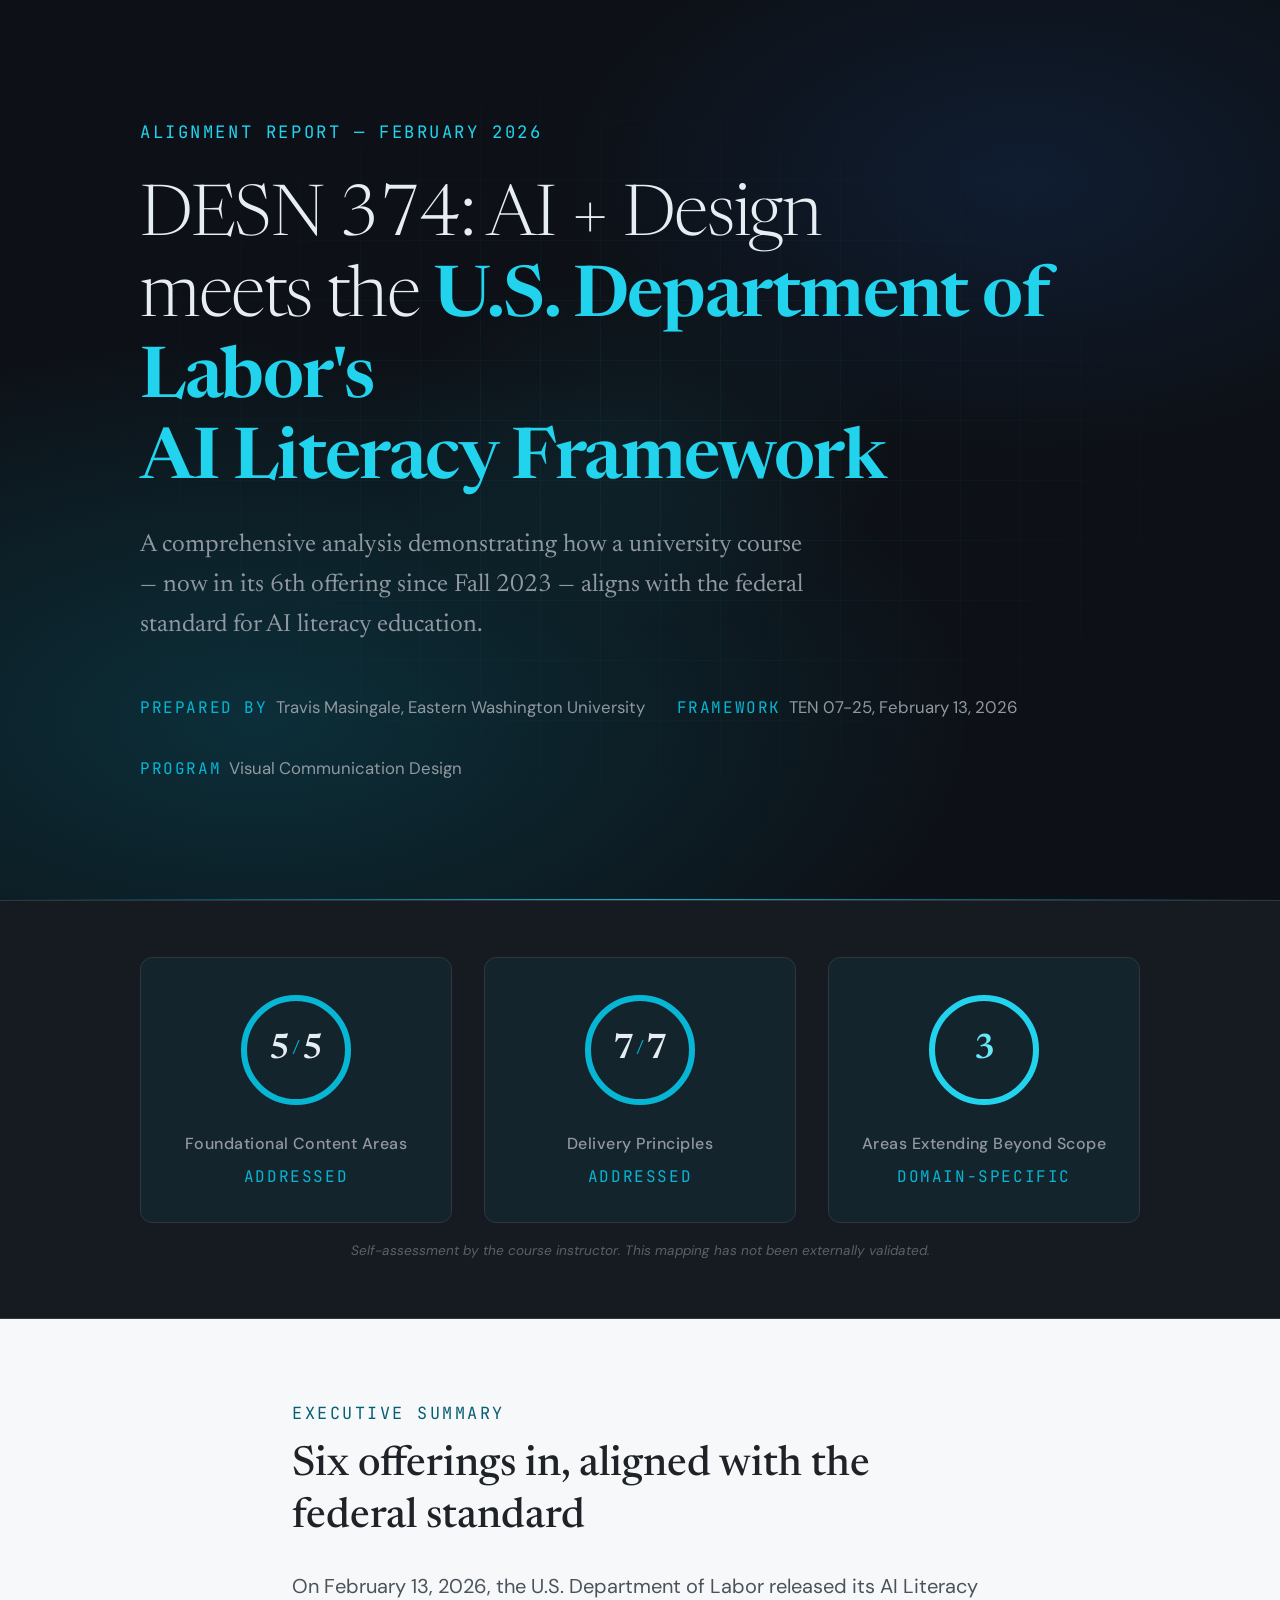
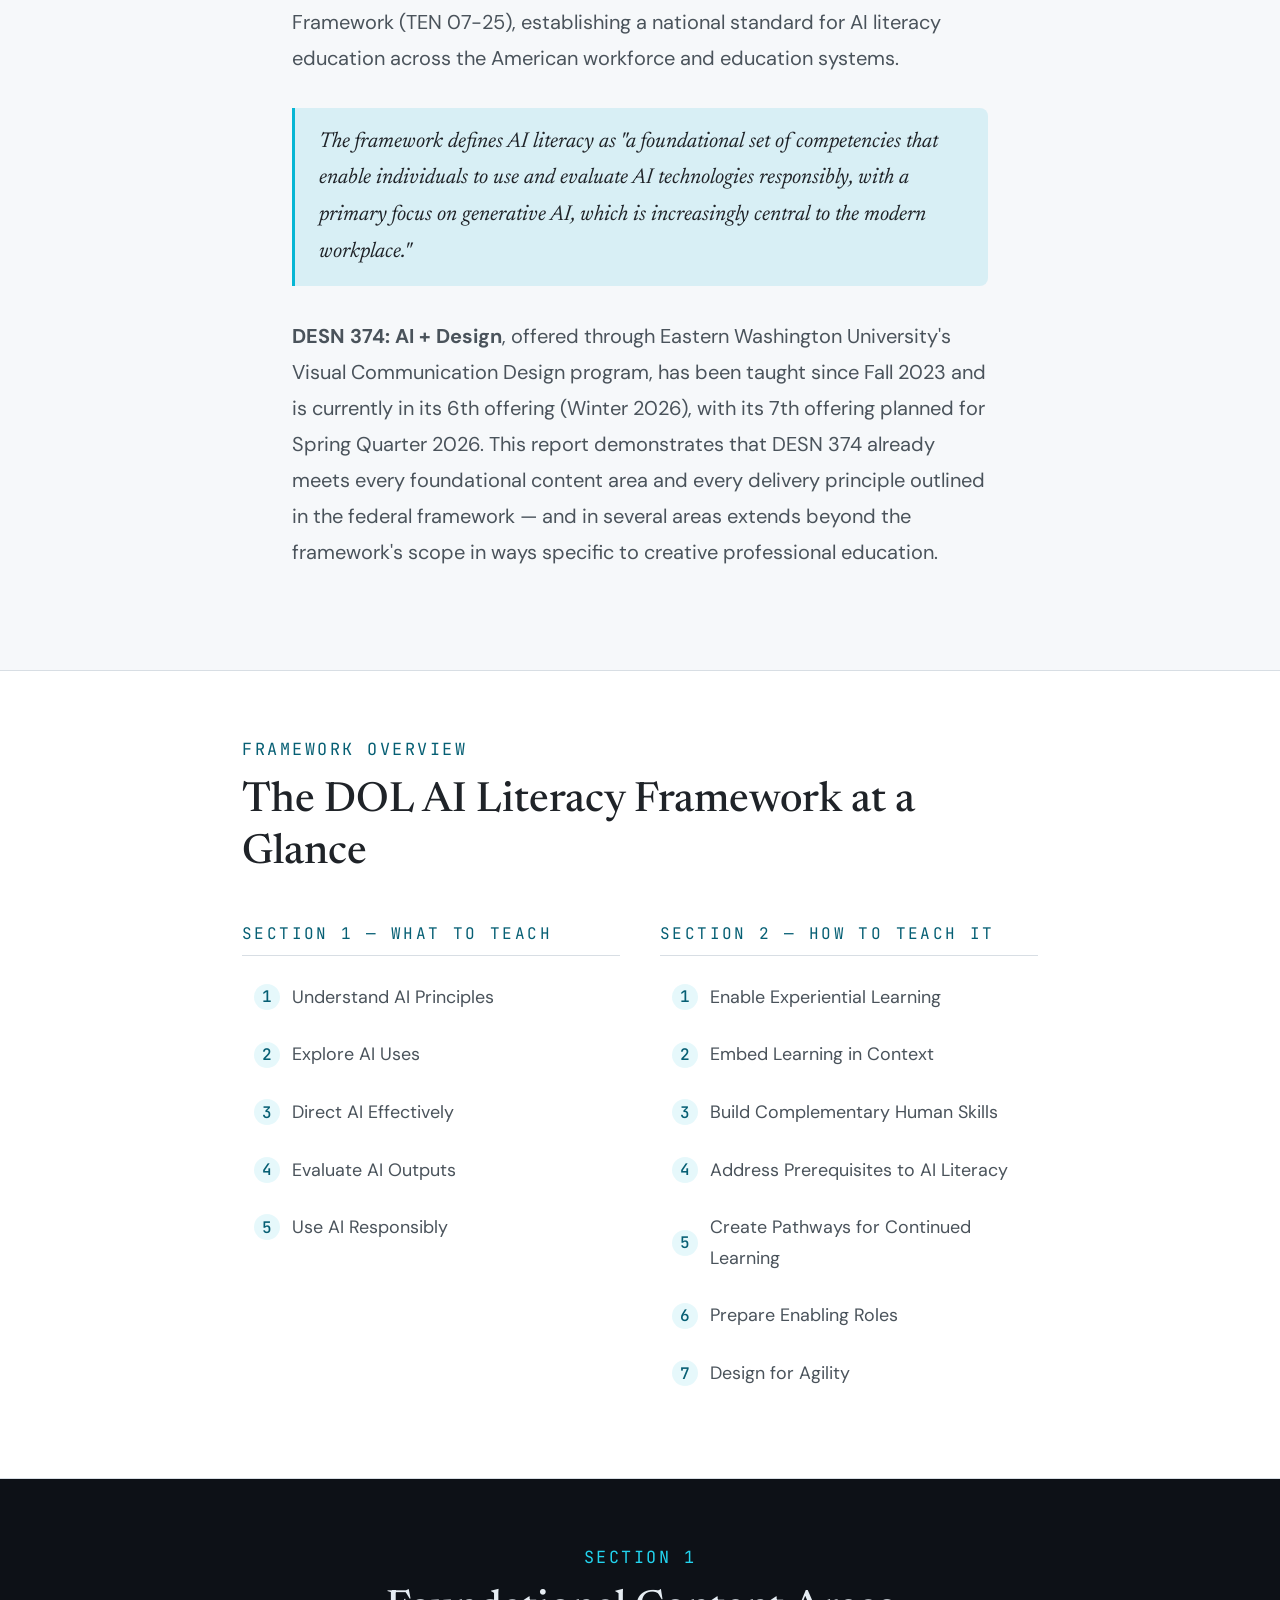
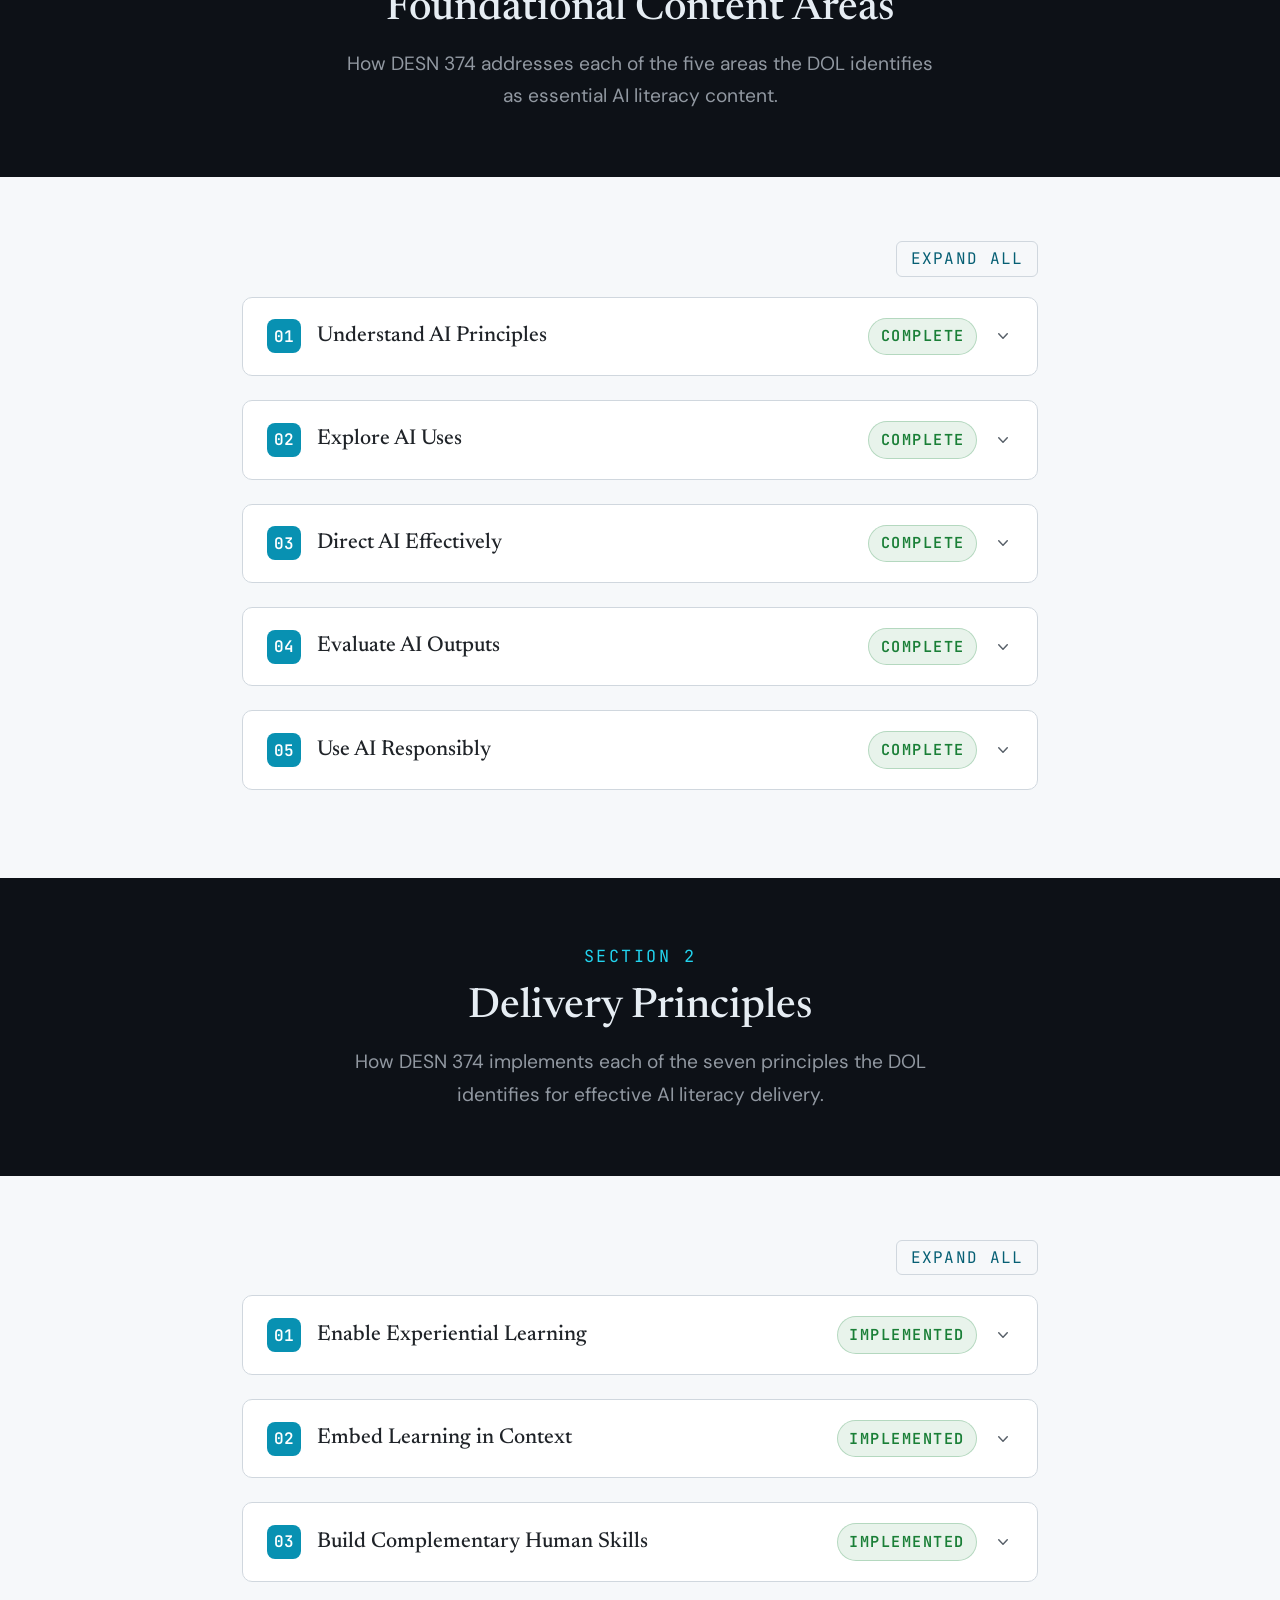
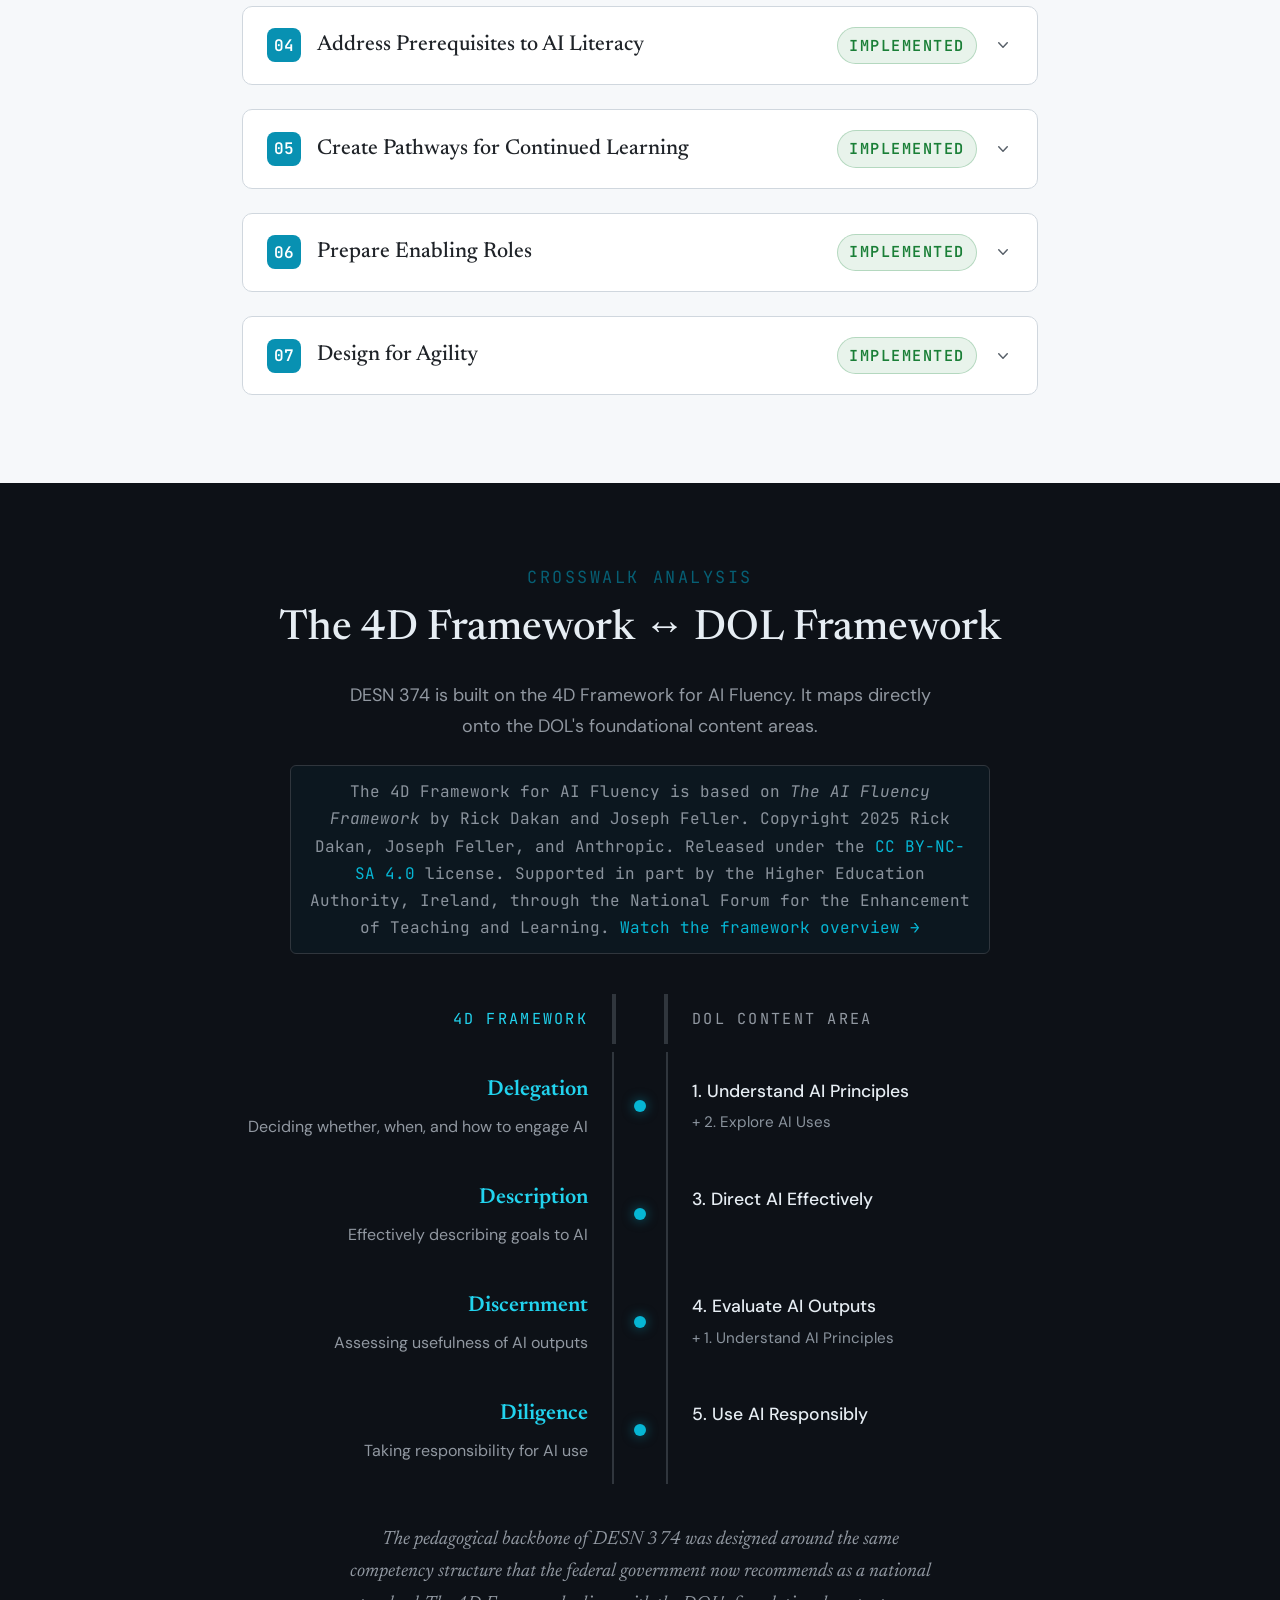
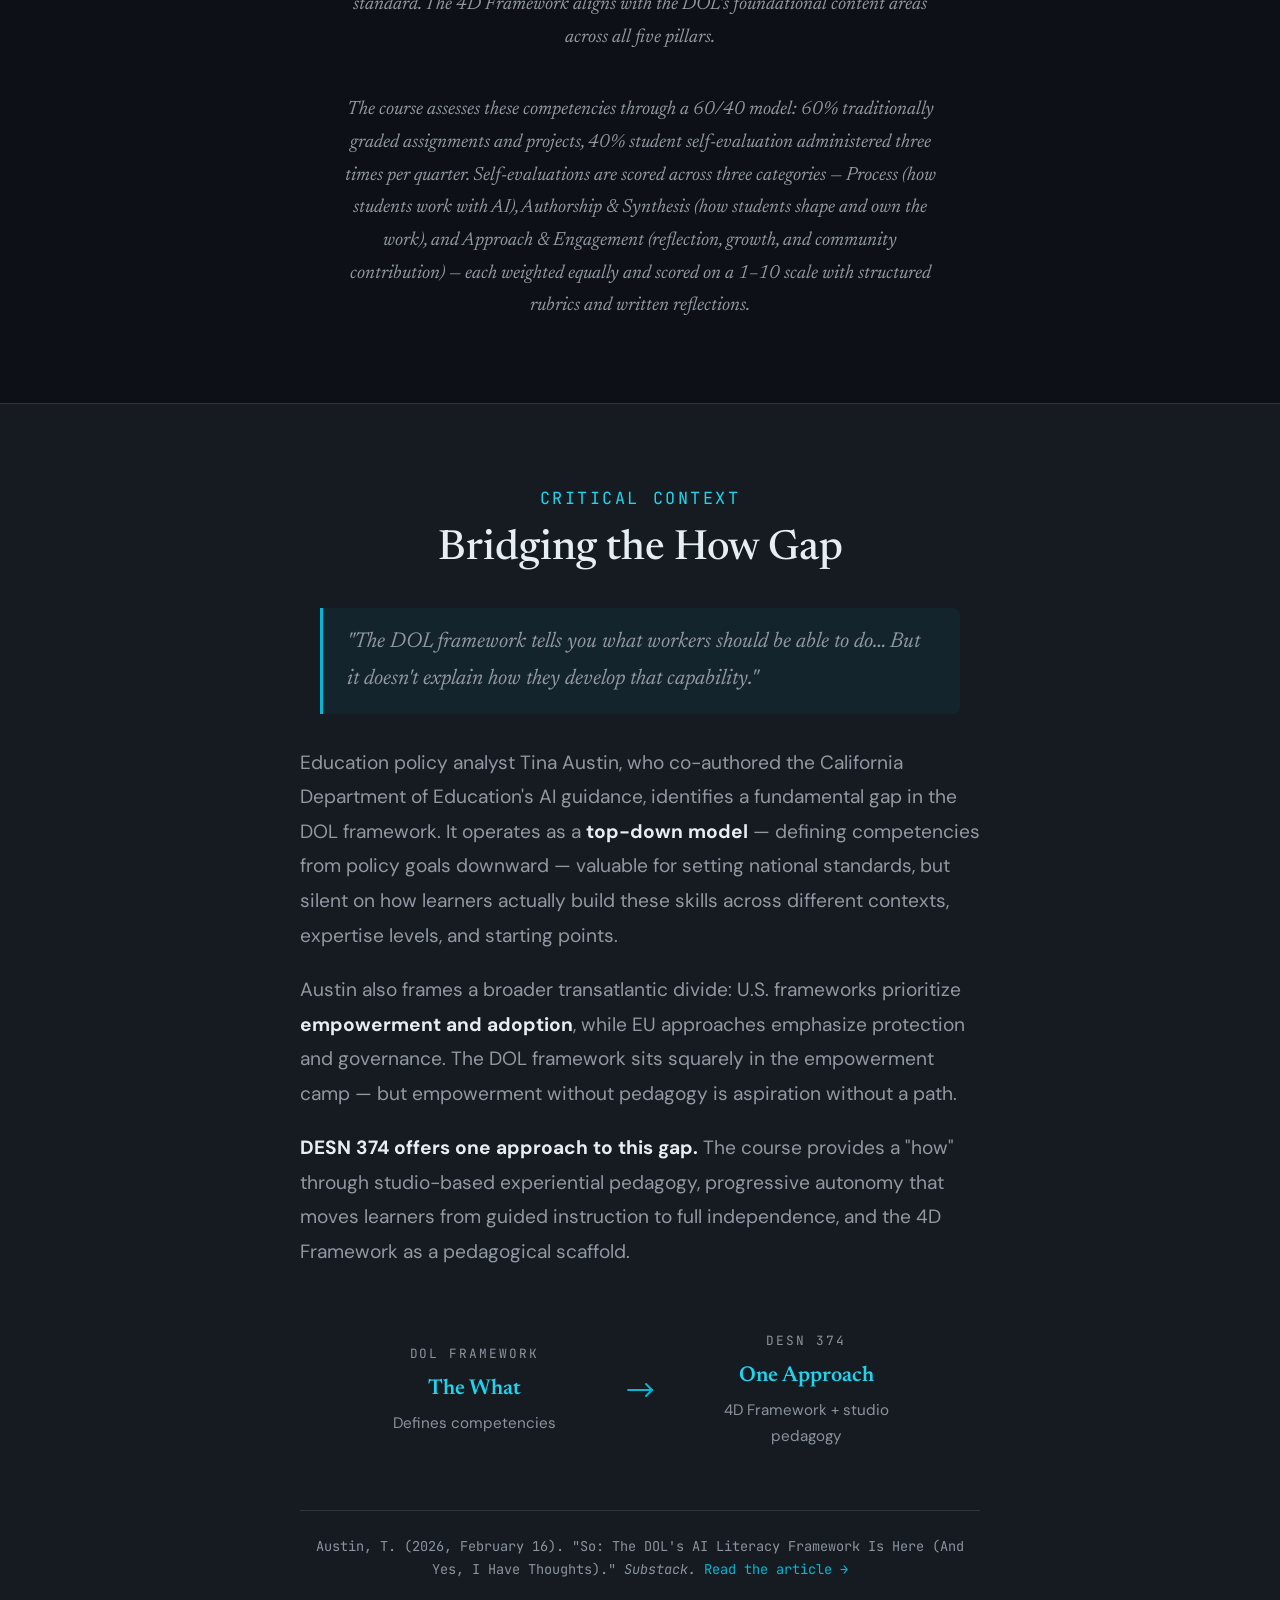
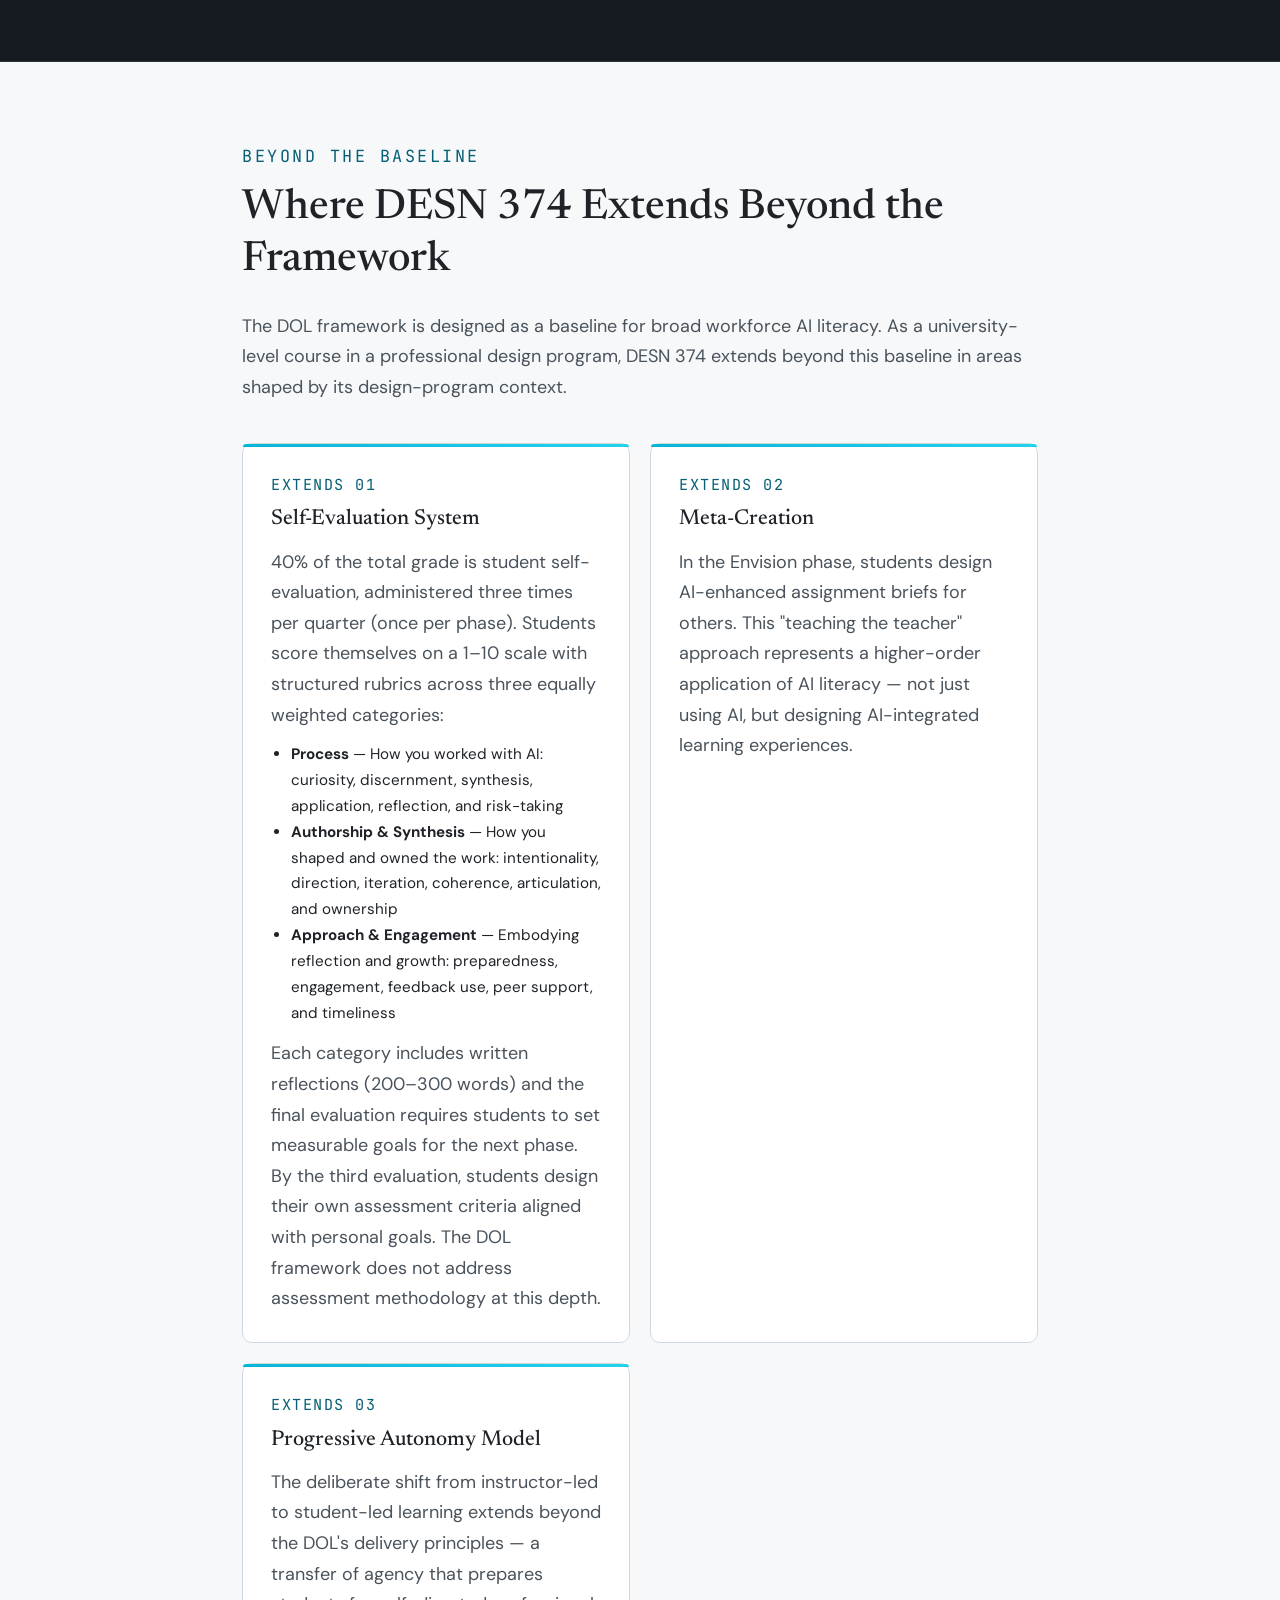
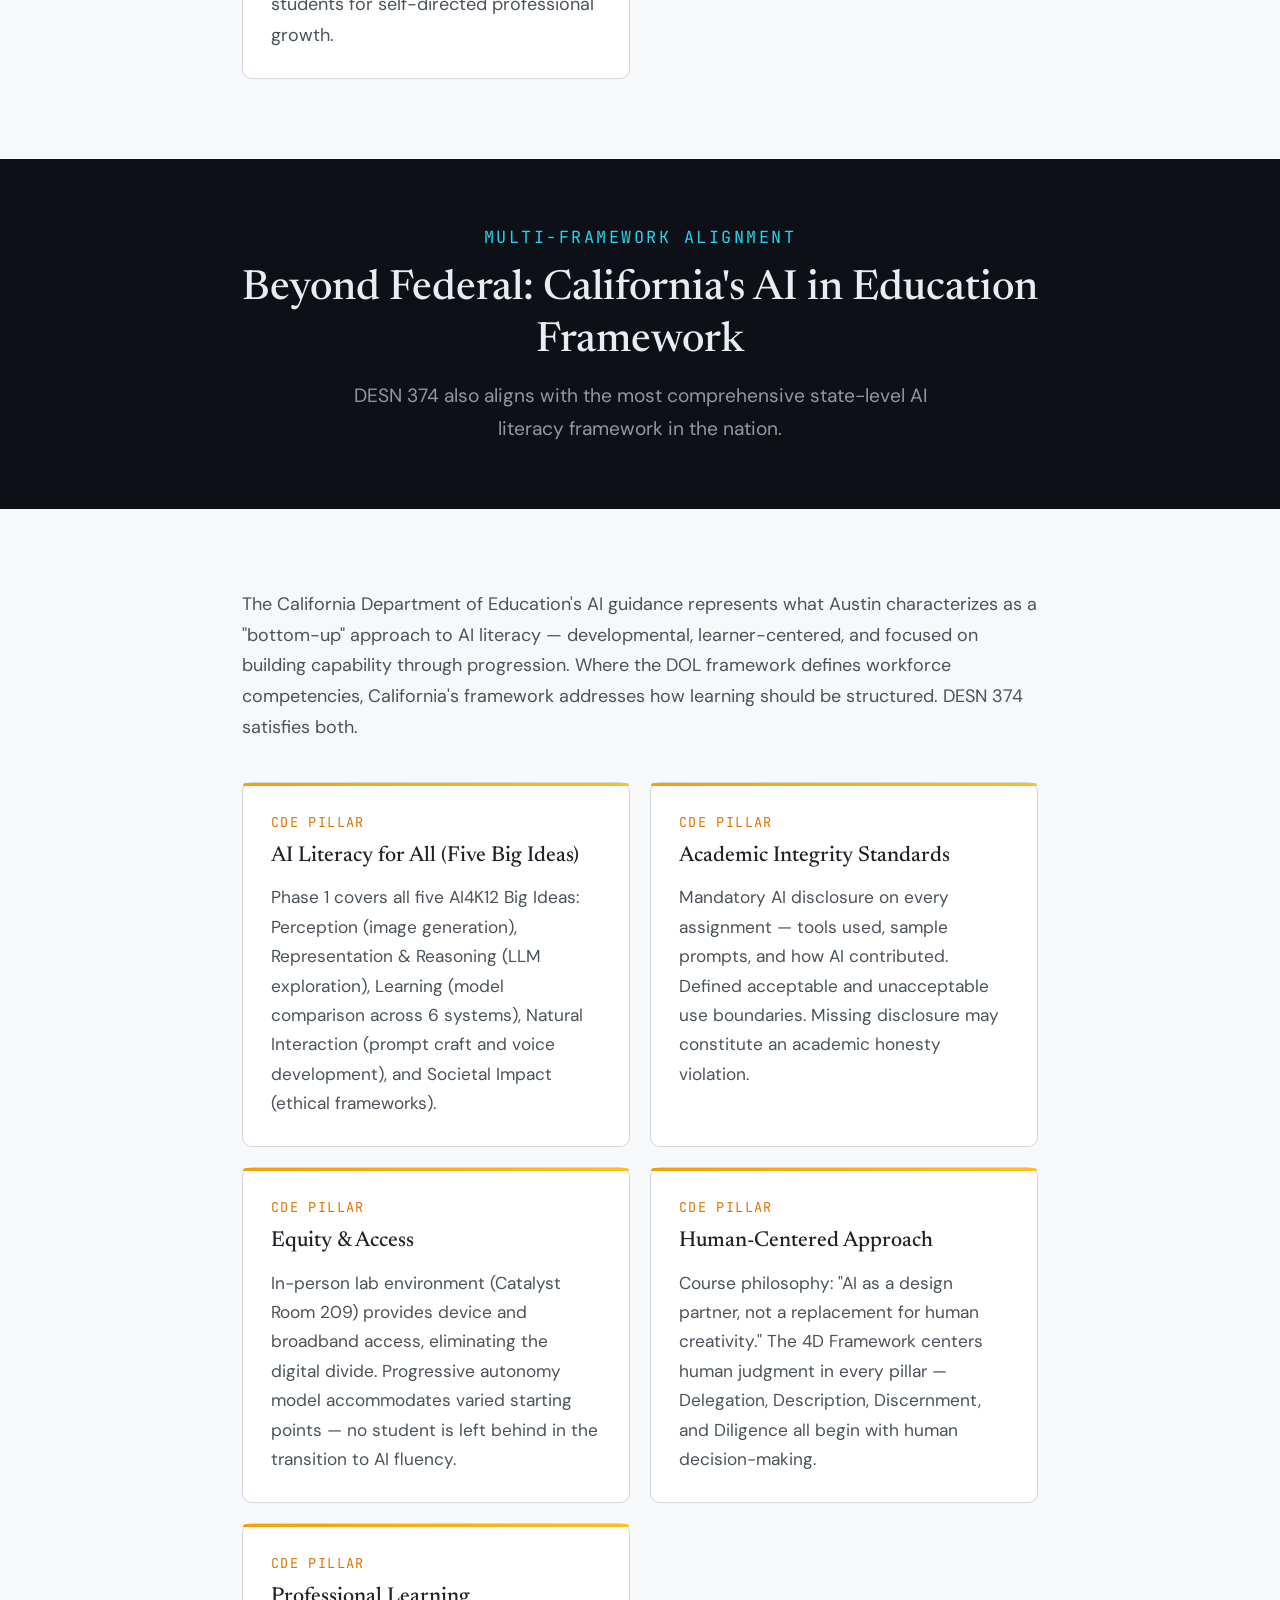
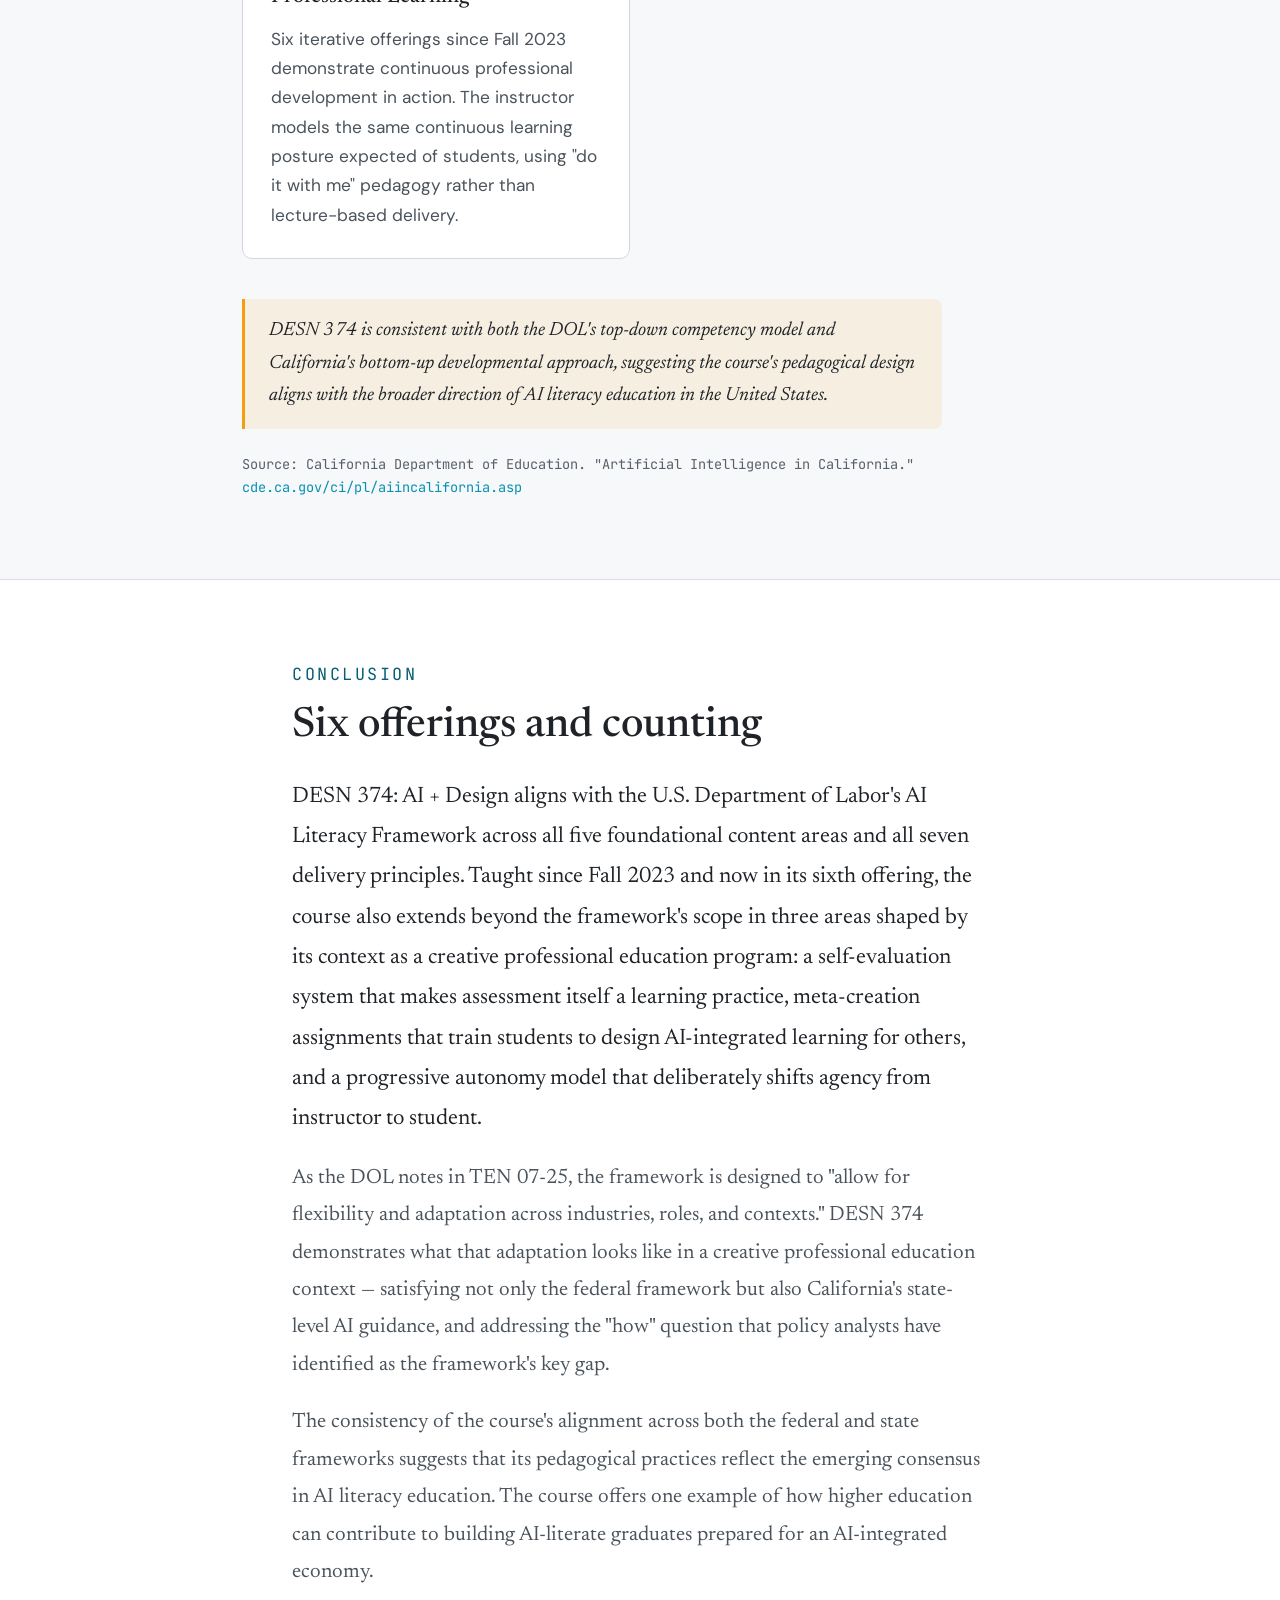
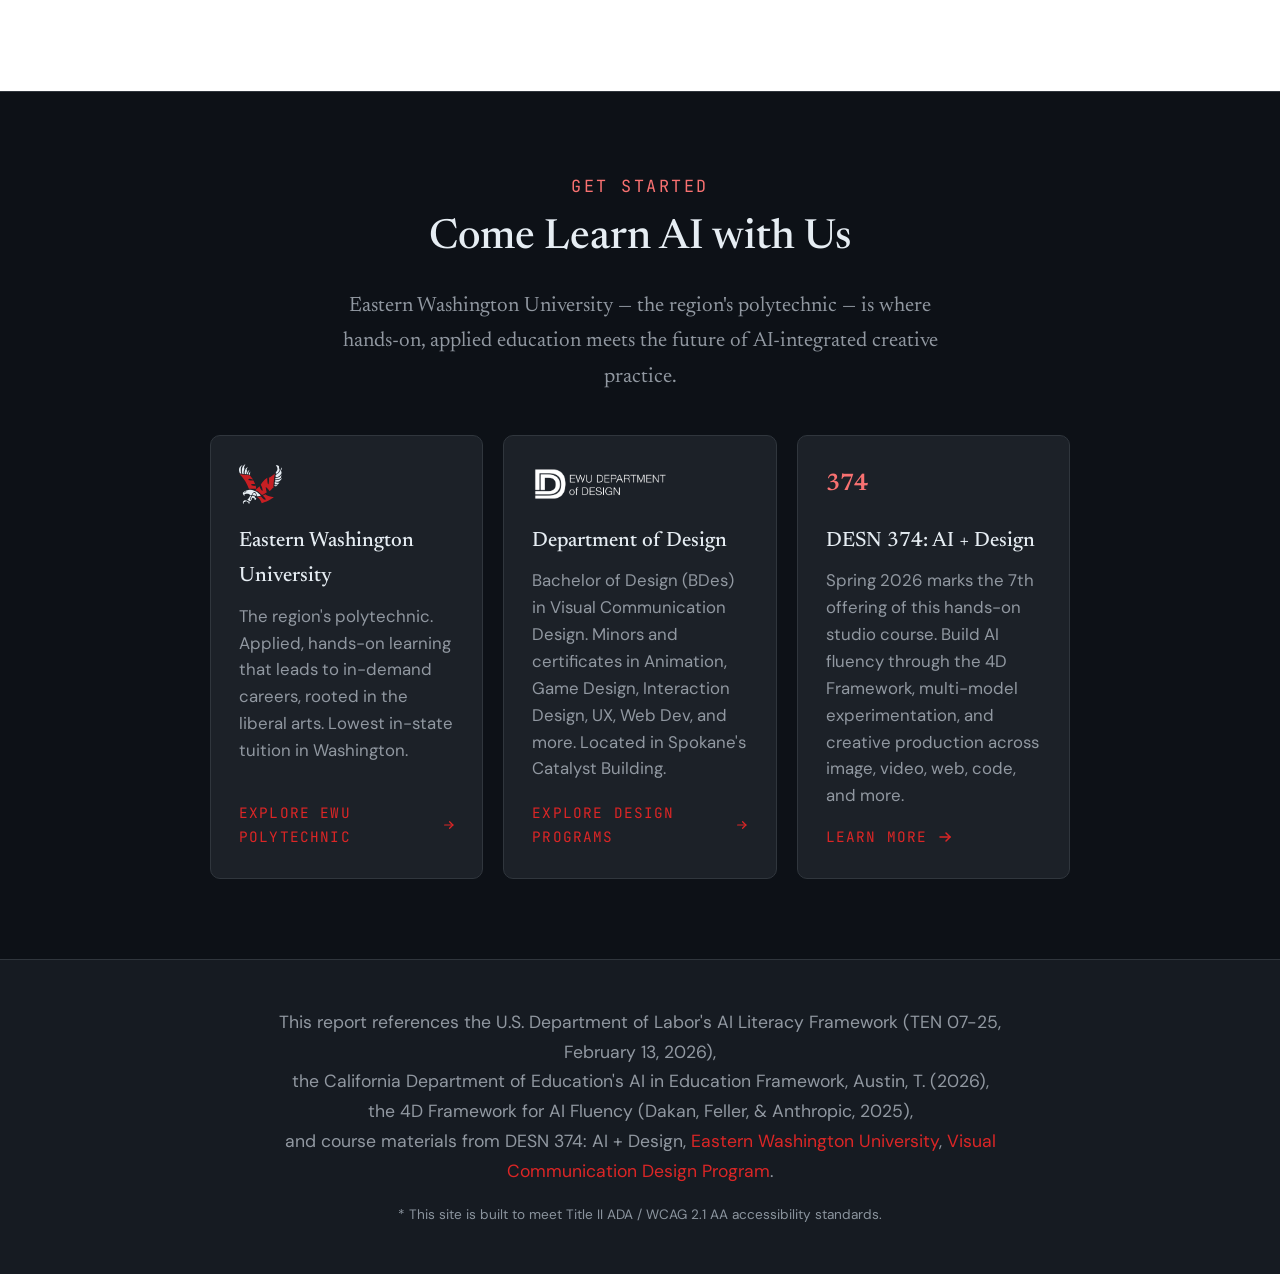
<file: index.html>
<!DOCTYPE html>
<html lang="en">
<head>
<meta charset="UTF-8">
<meta name="viewport" content="width=device-width, initial-scale=1.0">
<title>DESN 374 &times; DOL AI Literacy Framework &mdash; Alignment Report</title>
<link rel="preconnect" href="https://fonts.googleapis.com">
<link rel="preconnect" href="https://fonts.gstatic.com" crossorigin>
<link href="https://fonts.googleapis.com/css2?family=Newsreader:ital,opsz,wght@0,6..72,300;0,6..72,400;0,6..72,500;0,6..72,600;0,6..72,700;1,6..72,400;1,6..72,500&family=DM+Sans:ital,wght@0,300;0,400;0,500;0,600;0,700;1,400&family=JetBrains+Mono:wght@400;500&display=swap" rel="stylesheet">
<link rel="stylesheet" href="alignment-report.css">
</head>
<body>

<!-- Skip Link (accessibility) -->
<a href="#main-content" class="skip-link">Skip to main content</a>

<!-- ============================================
     HERO
     ============================================ -->
<section class="hero">
  <div class="hero-grid"></div>
  <div class="hero-content">
    <div class="hero-eyebrow">Alignment Report &mdash; February 2026</div>
    <h1 class="hero-title">DESN&nbsp;374: AI&nbsp;+&nbsp;Design<br>meets the <strong>U.S. Department of Labor's<br>AI Literacy Framework</strong></h1>
    <p class="hero-subtitle">A comprehensive analysis demonstrating how a university course — now in its 6th offering since Fall 2023 — aligns with the federal standard for AI literacy education.</p>
    <div class="hero-meta">
      <span><span class="label">Prepared by</span> Travis Masingale, Eastern Washington University</span>
      <span><span class="label">Framework</span> TEN 07-25, February 13, 2026</span>
      <span><span class="label">Program</span> Visual Communication Design</span>
    </div>
  </div>
</section>

<!-- ============================================
     SCORE BANNER
     ============================================ -->
<section class="score-banner">
  <div class="score-banner-inner">
    <div class="score-card">
      <div class="score-ring">
        <svg aria-hidden="true" viewBox="0 0 120 120">
          <circle class="track" cx="60" cy="60" r="52"/>
          <circle class="fill" cx="60" cy="60" r="52"/>
        </svg>
        <div class="score-number">5<span>/</span>5</div>
      </div>
      <div class="score-label">Foundational Content Areas</div>
      <div class="score-sublabel">Addressed</div>
    </div>
    <div class="score-card">
      <div class="score-ring">
        <svg aria-hidden="true" viewBox="0 0 120 120">
          <circle class="track" cx="60" cy="60" r="52"/>
          <circle class="fill" cx="60" cy="60" r="52"/>
        </svg>
        <div class="score-number">7<span>/</span>7</div>
      </div>
      <div class="score-label">Delivery Principles</div>
      <div class="score-sublabel">Addressed</div>
    </div>
    <div class="score-card">
      <div class="score-ring">
        <svg aria-hidden="true" viewBox="0 0 120 120">
          <circle class="track" cx="60" cy="60" r="52"/>
          <circle class="fill" cx="60" cy="60" r="52" style="stroke: var(--teal-300);"/>
        </svg>
        <div class="score-number" style="color: var(--teal-200);">3</div>
      </div>
      <div class="score-label">Areas Extending Beyond Scope</div>
      <div class="score-sublabel">Domain-Specific</div>
    </div>
  </div>
  <p style="text-align:center;font-size:0.85rem;color:var(--light-fg-subtle);margin-top:1rem;font-style:italic;">Self-assessment by the course instructor. This mapping has not been externally validated.</p>
</section>

<!-- ============================================
     EXECUTIVE SUMMARY
     ============================================ -->
<section class="executive-summary" id="main-content">
  <div class="container reveal">
    <span class="section-number">Executive Summary</span>
    <h2 class="section-title">Six offerings in, aligned with the federal standard</h2>
    <p>On February 13, 2026, the U.S. Department of Labor released its AI Literacy Framework (TEN 07-25), establishing a national standard for AI literacy education across the American workforce and education systems.</p>
    <div class="definition">
      The framework defines AI literacy as "a foundational set of competencies that enable individuals to use and evaluate AI technologies responsibly, with a primary focus on generative AI, which is increasingly central to the modern workplace."
    </div>
    <p><strong>DESN 374: AI + Design</strong>, offered through Eastern Washington University's Visual Communication Design program, has been taught since Fall 2023 and is currently in its 6th offering (Winter 2026), with its 7th offering planned for Spring Quarter 2026. This report demonstrates that DESN 374 already meets every foundational content area and every delivery principle outlined in the federal framework &mdash; and in several areas extends beyond the framework's scope in ways specific to creative professional education.</p>
  </div>
</section>

<!-- ============================================
     FRAMEWORK OVERVIEW
     ============================================ -->
<section class="framework-overview">
  <div class="container reveal">
    <span class="section-number">Framework Overview</span>
    <h2 class="section-title">The DOL AI Literacy Framework at a Glance</h2>
    <div class="two-col">
      <div>
        <div class="col-header">Section 1 &mdash; What to Teach</div>
        <ul class="framework-list">
          <li><span class="num">1</span> Understand AI Principles</li>
          <li><span class="num">2</span> Explore AI Uses</li>
          <li><span class="num">3</span> Direct AI Effectively</li>
          <li><span class="num">4</span> Evaluate AI Outputs</li>
          <li><span class="num">5</span> Use AI Responsibly</li>
        </ul>
      </div>
      <div>
        <div class="col-header">Section 2 &mdash; How to Teach It</div>
        <ul class="framework-list">
          <li><span class="num">1</span> Enable Experiential Learning</li>
          <li><span class="num">2</span> Embed Learning in Context</li>
          <li><span class="num">3</span> Build Complementary Human Skills</li>
          <li><span class="num">4</span> Address Prerequisites to AI Literacy</li>
          <li><span class="num">5</span> Create Pathways for Continued Learning</li>
          <li><span class="num">6</span> Prepare Enabling Roles</li>
          <li><span class="num">7</span> Design for Agility</li>
        </ul>
      </div>
    </div>
  </div>
</section>

<!-- ============================================
     SECTION 1: FOUNDATIONAL CONTENT AREAS
     ============================================ -->
<div class="section-divider">
  <div class="container">
    <span class="section-number">Section 1</span>
    <h2 class="section-title">Foundational Content Areas</h2>
    <p>How DESN 374 addresses each of the five areas the DOL identifies as essential AI literacy content.</p>
  </div>
</div>

<section class="alignment-section">
  <div class="container">

    <div class="section-controls">
      <button class="toggle-all-btn" type="button">Expand All</button>
    </div>

    <!-- CONTENT AREA 1 -->
    <div class="content-area reveal" id="ca1">
      <div class="content-area-header">
        <span class="ca-number">01</span>
        <span class="ca-title">Understand AI Principles</span>
        <span class="ca-badge complete">Complete</span>
        <svg class="ca-chevron" aria-hidden="true" viewBox="0 0 20 20" fill="currentColor"><path fill-rule="evenodd" d="M5.23 7.21a.75.75 0 011.06.02L10 11.168l3.71-3.938a.75.75 0 111.08 1.04l-4.25 4.5a.75.75 0 01-1.08 0l-4.25-4.5a.75.75 0 01.02-1.06z"/></svg>
      </div>
      <div class="content-area-body">
        <div class="content-area-inner">
          <blockquote class="dol-quote">DOL: "A foundational component of AI literacy is developing a clear grasp of what artificial intelligence is and how it works&hellip; the vocabulary and mental models needed to understand how today's AI tools operate."</blockquote>
          <table class="alignment-table">
            <thead><tr><th scope="col">DOL Sub-Area</th><th scope="col" class="check-cell"></th><th scope="col">DESN 374 Course Element</th></tr></thead>
            <tbody>
              <tr>
                <td>Pattern recognition &amp; probabilistic outputs</td>
                <td class="check-cell"><span class="check-icon">&#10003;</span></td>
                <td>Phase 1 "Immerse" (Weeks 1-5): Students test 6 different AI models, directly observing how the same prompt produces different outputs across systems</td>
              </tr>
              <tr>
                <td>Capabilities and modalities</td>
                <td class="check-cell"><span class="check-icon">&#10003;</span></td>
                <td>AI Field Guide project: Students document text, image, video, and code generation capabilities across GPT-5.2, Claude Opus 4.5, Gemini 3.0 Pro, and 3 additional models</td>
              </tr>
              <tr>
                <td>Training and inference</td>
                <td class="check-cell"><span class="check-icon">&#10003;</span></td>
                <td>Week 1 "Surveying the Landscape": Students research and map the AI ecosystem, understanding how models are built and deployed</td>
              </tr>
              <tr>
                <td>Hallucinations and accuracy limits</td>
                <td class="check-cell"><span class="check-icon">&#10003;</span></td>
                <td>Week 2 "Calibrating Trust": An entire week dedicated to model testing and understanding reliability limits</td>
              </tr>
              <tr>
                <td>Human design and oversight</td>
                <td class="check-cell"><span class="check-icon">&#10003;</span></td>
                <td>4D Framework "Delegation" pillar: Students learn to decide <em>whether, when, and how</em> to engage with AI &mdash; centering human judgment</td>
              </tr>
            </tbody>
          </table>
          <div class="strength-note"><strong>Strength of Alignment: Complete</strong> &mdash; Phase 1 is structured entirely around building mental models of how AI works through direct experimentation with multiple systems.</div>
        </div>
      </div>
    </div>

    <!-- CONTENT AREA 2 -->
    <div class="content-area reveal" id="ca2">
      <div class="content-area-header">
        <span class="ca-number">02</span>
        <span class="ca-title">Explore AI Uses</span>
        <span class="ca-badge complete">Complete</span>
        <svg class="ca-chevron" aria-hidden="true" viewBox="0 0 20 20" fill="currentColor"><path fill-rule="evenodd" d="M5.23 7.21a.75.75 0 011.06.02L10 11.168l3.71-3.938a.75.75 0 111.08 1.04l-4.25 4.5a.75.75 0 01-1.08 0l-4.25-4.5a.75.75 0 01.02-1.06z"/></svg>
      </div>
      <div class="content-area-body">
        <div class="content-area-inner">
          <blockquote class="dol-quote">DOL: "A core element of AI literacy is understanding how AI is being used across real-world workplace settings."</blockquote>
          <table class="alignment-table">
            <thead><tr><th scope="col">DOL Sub-Area</th><th scope="col" class="check-cell"></th><th scope="col">DESN 374 Course Element</th></tr></thead>
            <tbody>
              <tr>
                <td>Productivity tools</td>
                <td class="check-cell"><span class="check-icon">&#10003;</span></td>
                <td>Students use AI for drafting, research synthesis (NotebookLM), and documentation throughout all phases</td>
              </tr>
              <tr>
                <td>Information support</td>
                <td class="check-cell"><span class="check-icon">&#10003;</span></td>
                <td>NotebookLM for research synthesis; LLMs for background research and source management</td>
              </tr>
              <tr>
                <td>Creative assistance</td>
                <td class="check-cell"><span class="check-icon">&#10003;</span></td>
                <td>Core to the course &mdash; Midjourney, DALL-E, Stable Diffusion, Firefly for image generation; Runway, Kling, Veo, Sora 2 for video</td>
              </tr>
              <tr>
                <td>Task-specific applications</td>
                <td class="check-cell"><span class="check-icon">&#10003;</span></td>
                <td>Vibe coding (v0, Bolt, Lovable), code assistants (GitHub Copilot, Cursor), no-code app builders (Figma Make)</td>
              </tr>
              <tr>
                <td>Decision-support systems</td>
                <td class="check-cell"><span class="check-icon">&#10003;</span></td>
                <td>Students use AI for project planning, research direction, and design decision-making throughout Phase 3</td>
              </tr>
            </tbody>
          </table>
          <div class="strength-note"><strong>Strength of Alignment: Complete</strong> &mdash; DESN 374 addresses all five sub-areas and additionally covers creative, technical, and multi-modal AI applications relevant to its design-program context.</div>
        </div>
      </div>
    </div>

    <!-- CONTENT AREA 3 -->
    <div class="content-area reveal" id="ca3">
      <div class="content-area-header">
        <span class="ca-number">03</span>
        <span class="ca-title">Direct AI Effectively</span>
        <span class="ca-badge complete">Complete</span>
        <svg class="ca-chevron" aria-hidden="true" viewBox="0 0 20 20" fill="currentColor"><path fill-rule="evenodd" d="M5.23 7.21a.75.75 0 011.06.02L10 11.168l3.71-3.938a.75.75 0 111.08 1.04l-4.25 4.5a.75.75 0 01-1.08 0l-4.25-4.5a.75.75 0 01.02-1.06z"/></svg>
      </div>
      <div class="content-area-body">
        <div class="content-area-inner">
          <blockquote class="dol-quote">DOL: "A core element of AI literacy is understanding how to interact with AI systems in ways that produce useful and relevant results."</blockquote>
          <table class="alignment-table">
            <thead><tr><th scope="col">DOL Sub-Area</th><th scope="col" class="check-cell"></th><th scope="col">DESN 374 Course Element</th></tr></thead>
            <tbody>
              <tr>
                <td>Contextual framing</td>
                <td class="check-cell"><span class="check-icon">&#10003;</span></td>
                <td>4D Framework "Description" pillar: Effectively describing goals to prompt useful AI behaviors and outputs</td>
              </tr>
              <tr>
                <td>Prompting techniques</td>
                <td class="check-cell"><span class="check-icon">&#10003;</span></td>
                <td>Week 3 "Directing Dialogue": Dedicated week on prompt craft and voice development. Prompt Engineering is a named PLO-2 competency</td>
              </tr>
              <tr>
                <td>Supplying relevant input</td>
                <td class="check-cell"><span class="check-icon">&#10003;</span></td>
                <td>Students learn to provide design briefs, style references, and contextual parameters to AI systems</td>
              </tr>
              <tr>
                <td>Iterating on outputs</td>
                <td class="check-cell"><span class="check-icon">&#10003;</span></td>
                <td>Built into every project &mdash; the studio format requires iterative refinement of AI-generated work</td>
              </tr>
              <tr>
                <td>Avoiding vague prompts</td>
                <td class="check-cell"><span class="check-icon">&#10003;</span></td>
                <td>Grading policy explicitly states: "Prompt quality matters &mdash; minimal effort results in weak outcomes and lower grades"</td>
              </tr>
            </tbody>
          </table>
          <div class="strength-note"><strong>Strength of Alignment: Complete</strong> &mdash; Prompt engineering is not just covered but is a named technical competency with an entire week of focused instruction and ongoing practice.</div>
        </div>
      </div>
    </div>

    <!-- CONTENT AREA 4 -->
    <div class="content-area reveal" id="ca4">
      <div class="content-area-header">
        <span class="ca-number">04</span>
        <span class="ca-title">Evaluate AI Outputs</span>
        <span class="ca-badge complete">Complete</span>
        <svg class="ca-chevron" aria-hidden="true" viewBox="0 0 20 20" fill="currentColor"><path fill-rule="evenodd" d="M5.23 7.21a.75.75 0 011.06.02L10 11.168l3.71-3.938a.75.75 0 111.08 1.04l-4.25 4.5a.75.75 0 01-1.08 0l-4.25-4.5a.75.75 0 01.02-1.06z"/></svg>
      </div>
      <div class="content-area-body">
        <div class="content-area-inner">
          <blockquote class="dol-quote">DOL: "An essential part of AI literacy is learning how to assess the quality and usefulness of AI-generated outputs."</blockquote>
          <table class="alignment-table">
            <thead><tr><th scope="col">DOL Sub-Area</th><th scope="col" class="check-cell"></th><th scope="col">DESN 374 Course Element</th></tr></thead>
            <tbody>
              <tr>
                <td>Verifying factual accuracy</td>
                <td class="check-cell"><span class="check-icon">&#10003;</span></td>
                <td>AI Use Expectation #2: "All AI-provided information must be validated with credible sources"</td>
              </tr>
              <tr>
                <td>Assessing completeness and clarity</td>
                <td class="check-cell"><span class="check-icon">&#10003;</span></td>
                <td>Self-evaluation "Authorship &amp; Synthesis" category (35%): Students assess intentionality, iteration, and coherence of AI-augmented work</td>
              </tr>
              <tr>
                <td>Spotting gaps or logical errors</td>
                <td class="check-cell"><span class="check-icon">&#10003;</span></td>
                <td>4D Framework "Discernment" pillar: Accurately assessing the usefulness of AI outputs and behaviors</td>
              </tr>
              <tr>
                <td>Aligning with strategic intent</td>
                <td class="check-cell"><span class="check-icon">&#10003;</span></td>
                <td>Week 2 "Calibrating Trust": Students develop frameworks for when to trust and when to override AI outputs</td>
              </tr>
              <tr>
                <td>Applying human judgment</td>
                <td class="check-cell"><span class="check-icon">&#10003;</span></td>
                <td>Course philosophy: "AI as a design partner, not a replacement for human creativity" &mdash; human judgment is positioned as essential throughout</td>
              </tr>
            </tbody>
          </table>
          <div class="strength-note"><strong>Strength of Alignment: Complete</strong> &mdash; The self-evaluation system (40% of the total grade) creates a sustained practice of critical output assessment that goes further than the framework specifies.</div>
        </div>
      </div>
    </div>

    <!-- CONTENT AREA 5 -->
    <div class="content-area reveal" id="ca5">
      <div class="content-area-header">
        <span class="ca-number">05</span>
        <span class="ca-title">Use AI Responsibly</span>
        <span class="ca-badge complete">Complete</span>
        <svg class="ca-chevron" aria-hidden="true" viewBox="0 0 20 20" fill="currentColor"><path fill-rule="evenodd" d="M5.23 7.21a.75.75 0 011.06.02L10 11.168l3.71-3.938a.75.75 0 111.08 1.04l-4.25 4.5a.75.75 0 01-1.08 0l-4.25-4.5a.75.75 0 01.02-1.06z"/></svg>
      </div>
      <div class="content-area-body">
        <div class="content-area-inner">
          <blockquote class="dol-quote">DOL: "Responsible use of AI is a core component of AI literacy&hellip; recognizing the limits of AI authority, protecting sensitive data, complying with workplace or legal requirements, and maintaining accountability for outcomes."</blockquote>
          <table class="alignment-table">
            <thead><tr><th scope="col">DOL Sub-Area</th><th scope="col" class="check-cell"></th><th scope="col">DESN 374 Course Element</th></tr></thead>
            <tbody>
              <tr>
                <td>Protecting sensitive information</td>
                <td class="check-cell"><span class="check-icon">&#10003;</span></td>
                <td>Academic integrity policies address appropriate use boundaries and data handling</td>
              </tr>
              <tr>
                <td>Following workplace policies</td>
                <td class="check-cell"><span class="check-icon">&#10003;</span></td>
                <td>Mandatory compliance with EWU academic integrity standards; work must be produced within course dates</td>
              </tr>
              <tr>
                <td>Avoiding misuse or harm</td>
                <td class="check-cell"><span class="check-icon">&#10003;</span></td>
                <td>4D Framework "Diligence" pillar: Taking responsibility for what we do with AI and how we do it</td>
              </tr>
              <tr>
                <td>Managing context-specific risks</td>
                <td class="check-cell"><span class="check-icon">&#10003;</span></td>
                <td>Students develop "ethical frameworks for AI use in design contexts" (named learning outcome)</td>
              </tr>
              <tr>
                <td>Maintaining accountability</td>
                <td class="check-cell"><span class="check-icon">&#10003;</span></td>
                <td>Every assignment requires AI disclosure: tools used, sample prompts, and how AI contributed. Missing disclosure may constitute academic honesty violation</td>
              </tr>
            </tbody>
          </table>
          <div class="strength-note"><strong>Strength of Alignment: Complete</strong> &mdash; The mandatory disclosure requirement on every assignment creates a habit of accountability that directly mirrors professional responsible AI use.</div>
        </div>
      </div>
    </div>

  </div>
</section>

<!-- ============================================
     SECTION 2: DELIVERY PRINCIPLES
     ============================================ -->
<div class="section-divider">
  <div class="container">
    <span class="section-number">Section 2</span>
    <h2 class="section-title">Delivery Principles</h2>
    <p>How DESN 374 implements each of the seven principles the DOL identifies for effective AI literacy delivery.</p>
  </div>
</div>

<section class="alignment-section">
  <div class="container">

    <div class="section-controls">
      <button class="toggle-all-btn" type="button">Expand All</button>
    </div>

    <!-- DELIVERY PRINCIPLE 1 -->
    <div class="content-area reveal" id="dp1">
      <div class="content-area-header">
        <span class="ca-number">01</span>
        <span class="ca-title">Enable Experiential Learning</span>
        <span class="ca-badge complete">Implemented</span>
        <svg class="ca-chevron" aria-hidden="true" viewBox="0 0 20 20" fill="currentColor"><path fill-rule="evenodd" d="M5.23 7.21a.75.75 0 011.06.02L10 11.168l3.71-3.938a.75.75 0 111.08 1.04l-4.25 4.5a.75.75 0 01-1.08 0l-4.25-4.5a.75.75 0 01.02-1.06z"/></svg>
      </div>
      <div class="content-area-body">
        <div class="content-area-inner">
          <blockquote class="dol-quote">DOL: "AI literacy is most effectively developed through direct, hands-on use."</blockquote>
          <table class="alignment-table">
            <thead><tr><th scope="col">DOL Approach</th><th scope="col" class="check-cell"></th><th scope="col">DESN 374 Implementation</th></tr></thead>
            <tbody>
              <tr>
                <td>Real-world task integration</td>
                <td class="check-cell"><span class="check-icon">&#10003;</span></td>
                <td>Every class session involves direct AI tool use for design tasks</td>
              </tr>
              <tr>
                <td>Interactive prompt exercises</td>
                <td class="check-cell"><span class="check-icon">&#10003;</span></td>
                <td>Week 3 "Directing Dialogue" &mdash; dedicated prompt craft exercises</td>
              </tr>
              <tr>
                <td>Live feedback and iteration</td>
                <td class="check-cell"><span class="check-icon">&#10003;</span></td>
                <td>Studio format with real-time instructor demonstration ("do it with me" pedagogy)</td>
              </tr>
              <tr>
                <td>Side-by-side comparisons</td>
                <td class="check-cell"><span class="check-icon">&#10003;</span></td>
                <td>AI Field Guide: Students compare outputs across 6 different AI models</td>
              </tr>
              <tr>
                <td>Progressive difficulty levels</td>
                <td class="check-cell"><span class="check-icon">&#10003;</span></td>
                <td>Three-phase structure: guided instruction (Weeks 1-5) &rarr; shared direction (Week 6) &rarr; full autonomy (Weeks 7-11)</td>
              </tr>
            </tbody>
          </table>
        </div>
      </div>
    </div>

    <!-- DELIVERY PRINCIPLE 2 -->
    <div class="content-area reveal" id="dp2">
      <div class="content-area-header">
        <span class="ca-number">02</span>
        <span class="ca-title">Embed Learning in Context</span>
        <span class="ca-badge complete">Implemented</span>
        <svg class="ca-chevron" aria-hidden="true" viewBox="0 0 20 20" fill="currentColor"><path fill-rule="evenodd" d="M5.23 7.21a.75.75 0 011.06.02L10 11.168l3.71-3.938a.75.75 0 111.08 1.04l-4.25 4.5a.75.75 0 01-1.08 0l-4.25-4.5a.75.75 0 01.02-1.06z"/></svg>
      </div>
      <div class="content-area-body">
        <div class="content-area-inner">
          <blockquote class="dol-quote">DOL: "AI literacy becomes more impactful when it is delivered in ways that are directly relevant to the worker's job, industry, or existing training experience."</blockquote>
          <table class="alignment-table">
            <thead><tr><th scope="col">DOL Approach</th><th scope="col" class="check-cell"></th><th scope="col">DESN 374 Implementation</th></tr></thead>
            <tbody>
              <tr>
                <td>Industry-specific examples</td>
                <td class="check-cell"><span class="check-icon">&#10003;</span></td>
                <td>Entirely situated within Visual Communication Design &mdash; all examples, tools, and projects are design-industry specific</td>
              </tr>
              <tr>
                <td>Occupational tasks &amp; workflows</td>
                <td class="check-cell"><span class="check-icon">&#10003;</span></td>
                <td>Students integrate AI into Adobe Creative Cloud workflows, build portfolio websites, create design systems</td>
              </tr>
              <tr>
                <td>Cohort-specific considerations</td>
                <td class="check-cell"><span class="check-icon">&#10003;</span></td>
                <td>Course adjusts to student experience levels through progressive autonomy model and self-selected project paths</td>
              </tr>
            </tbody>
          </table>
          <div class="strength-note"><strong>Verdict: Fully Implemented</strong> &mdash; The course <em>is</em> contextualized learning. AI literacy is not an add-on module but the entire pedagogical structure.</div>
        </div>
      </div>
    </div>

    <!-- DELIVERY PRINCIPLE 3 -->
    <div class="content-area reveal" id="dp3">
      <div class="content-area-header">
        <span class="ca-number">03</span>
        <span class="ca-title">Build Complementary Human Skills</span>
        <span class="ca-badge complete">Implemented</span>
        <svg class="ca-chevron" aria-hidden="true" viewBox="0 0 20 20" fill="currentColor"><path fill-rule="evenodd" d="M5.23 7.21a.75.75 0 011.06.02L10 11.168l3.71-3.938a.75.75 0 111.08 1.04l-4.25 4.5a.75.75 0 01-1.08 0l-4.25-4.5a.75.75 0 01.02-1.06z"/></svg>
      </div>
      <div class="content-area-body">
        <div class="content-area-inner">
          <blockquote class="dol-quote">DOL: "AI tools do not function as standalone capabilities with fixed value. They are amplifiers of human input."</blockquote>
          <table class="alignment-table">
            <thead><tr><th scope="col">DOL Approach</th><th scope="col" class="check-cell"></th><th scope="col">DESN 374 Implementation</th></tr></thead>
            <tbody>
              <tr>
                <td>Critical thinking integration</td>
                <td class="check-cell"><span class="check-icon">&#10003;</span></td>
                <td>Self-evaluation system requires students to critically assess their own AI-augmented work three times per quarter</td>
              </tr>
              <tr>
                <td>Creative development exercises</td>
                <td class="check-cell"><span class="check-icon">&#10003;</span></td>
                <td>Core course activity &mdash; every project requires students to apply their own creativity to refine AI outputs</td>
              </tr>
              <tr>
                <td>Communication refinement</td>
                <td class="check-cell"><span class="check-icon">&#10003;</span></td>
                <td>Design critique sessions and final presentations train communication skills</td>
              </tr>
              <tr>
                <td>Values-based decision scenarios</td>
                <td class="check-cell"><span class="check-icon">&#10003;</span></td>
                <td>Ethical AI frameworks development is a named learning outcome</td>
              </tr>
              <tr>
                <td>Domain expertise amplification</td>
                <td class="check-cell"><span class="check-icon">&#10003;</span></td>
                <td>Course philosophy explicitly positions AI as enhancing, not replacing, human design expertise</td>
              </tr>
            </tbody>
          </table>
        </div>
      </div>
    </div>

    <!-- DELIVERY PRINCIPLE 4 -->
    <div class="content-area reveal" id="dp4">
      <div class="content-area-header">
        <span class="ca-number">04</span>
        <span class="ca-title">Address Prerequisites to AI Literacy</span>
        <span class="ca-badge complete">Implemented</span>
        <svg class="ca-chevron" aria-hidden="true" viewBox="0 0 20 20" fill="currentColor"><path fill-rule="evenodd" d="M5.23 7.21a.75.75 0 011.06.02L10 11.168l3.71-3.938a.75.75 0 111.08 1.04l-4.25 4.5a.75.75 0 01-1.08 0l-4.25-4.5a.75.75 0 01.02-1.06z"/></svg>
      </div>
      <div class="content-area-body">
        <div class="content-area-inner">
          <blockquote class="dol-quote">DOL: "AI literacy efforts can only be successful if learners have the foundational tools and access needed to engage with training."</blockquote>
          <table class="alignment-table">
            <thead><tr><th scope="col">DOL Approach</th><th scope="col" class="check-cell"></th><th scope="col">DESN 374 Implementation</th></tr></thead>
            <tbody>
              <tr>
                <td>Evaluate baseline readiness</td>
                <td class="check-cell"><span class="check-icon">&#10003;</span></td>
                <td>DESN 216 Digital Foundations prerequisite ensures students have baseline digital skills</td>
              </tr>
              <tr>
                <td>Access support options</td>
                <td class="check-cell"><span class="check-icon">&#10003;</span></td>
                <td>In-person lab environment (Catalyst Room 209) provides device and broadband access</td>
              </tr>
              <tr>
                <td>Different starting points</td>
                <td class="check-cell"><span class="check-icon">&#10003;</span></td>
                <td>Progressive autonomy model starts with structured guidance before expecting independence</td>
              </tr>
              <tr>
                <td>Digital literacy integration</td>
                <td class="check-cell"><span class="check-icon">&#10003;</span></td>
                <td>Prerequisite course covers foundational digital design tools and concepts</td>
              </tr>
            </tbody>
          </table>
        </div>
      </div>
    </div>

    <!-- DELIVERY PRINCIPLE 5 -->
    <div class="content-area reveal" id="dp5">
      <div class="content-area-header">
        <span class="ca-number">05</span>
        <span class="ca-title">Create Pathways for Continued Learning</span>
        <span class="ca-badge complete">Implemented</span>
        <svg class="ca-chevron" aria-hidden="true" viewBox="0 0 20 20" fill="currentColor"><path fill-rule="evenodd" d="M5.23 7.21a.75.75 0 011.06.02L10 11.168l3.71-3.938a.75.75 0 111.08 1.04l-4.25 4.5a.75.75 0 01-1.08 0l-4.25-4.5a.75.75 0 01.02-1.06z"/></svg>
      </div>
      <div class="content-area-body">
        <div class="content-area-inner">
          <blockquote class="dol-quote">DOL: "AI literacy programs should establish visible routes for participants to build on what they have learned."</blockquote>
          <table class="alignment-table">
            <thead><tr><th scope="col">DOL Approach</th><th scope="col" class="check-cell"></th><th scope="col">DESN 374 Implementation</th></tr></thead>
            <tbody>
              <tr>
                <td>Advance to AI proficiency</td>
                <td class="check-cell"><span class="check-icon">&#10003;</span></td>
                <td>Three-phase progression moves students from literacy (Phase 1) to proficiency (Phase 3) within a single quarter</td>
              </tr>
              <tr>
                <td>Builder &amp; entrepreneurship pathways</td>
                <td class="check-cell"><span class="check-icon">&#10003;</span></td>
                <td>Advanced topics include vibe coding, MCP, RAG, agentic workflows &mdash; pathways to building AI-powered solutions</td>
              </tr>
              <tr>
                <td>Stackable learning</td>
                <td class="check-cell"><span class="check-icon">&#10003;</span></td>
                <td>Phase structure (Immerse &rarr; Envision &rarr; Realize) builds skills in layers</td>
              </tr>
              <tr>
                <td>Occupation-specific progressions</td>
                <td class="check-cell"><span class="check-icon">&#10003;</span></td>
                <td>Deep Dive project allows students to specialize in their chosen design domain</td>
              </tr>
              <tr>
                <td>AI career pathways</td>
                <td class="check-cell"><span class="check-icon">&#10003;</span></td>
                <td>Portfolio website and research paper prepare students for AI-integrated design careers</td>
              </tr>
            </tbody>
          </table>
        </div>
      </div>
    </div>

    <!-- DELIVERY PRINCIPLE 6 -->
    <div class="content-area reveal" id="dp6">
      <div class="content-area-header">
        <span class="ca-number">06</span>
        <span class="ca-title">Prepare Enabling Roles</span>
        <span class="ca-badge complete">Implemented</span>
        <svg class="ca-chevron" aria-hidden="true" viewBox="0 0 20 20" fill="currentColor"><path fill-rule="evenodd" d="M5.23 7.21a.75.75 0 011.06.02L10 11.168l3.71-3.938a.75.75 0 111.08 1.04l-4.25 4.5a.75.75 0 01-1.08 0l-4.25-4.5a.75.75 0 01.02-1.06z"/></svg>
      </div>
      <div class="content-area-body">
        <div class="content-area-inner">
          <blockquote class="dol-quote">DOL: "AI literacy efforts are more successful when the people supporting workers&hellip; are equipped with the right knowledge and tools to guide others effectively."</blockquote>
          <table class="alignment-table">
            <thead><tr><th scope="col">DOL Approach</th><th scope="col" class="check-cell"></th><th scope="col">DESN 374 Implementation</th></tr></thead>
            <tbody>
              <tr>
                <td>Train-the-trainer models</td>
                <td class="check-cell"><span class="check-icon">&#10003;</span></td>
                <td>Envision phase: Students design AI-enhanced assignment briefs &mdash; a meta-creation exercise that trains them to teach AI literacy to others</td>
              </tr>
              <tr>
                <td>Peer learning champions</td>
                <td class="check-cell"><span class="check-icon">&#10003;</span></td>
                <td>Peer critique networks and collaborative learning are built into the course structure</td>
              </tr>
              <tr>
                <td>Career navigation support</td>
                <td class="check-cell"><span class="check-icon">&#10003;</span></td>
                <td>Portfolio and presentation components prepare students to navigate AI-integrated career paths</td>
              </tr>
            </tbody>
          </table>
          <div class="strength-note"><strong>Verdict: Fully Implemented</strong> &mdash; The meta-creation assignment is a particularly innovative approach to preparing enabling roles.</div>
        </div>
      </div>
    </div>

    <!-- DELIVERY PRINCIPLE 7 -->
    <div class="content-area reveal" id="dp7">
      <div class="content-area-header">
        <span class="ca-number">07</span>
        <span class="ca-title">Design for Agility</span>
        <span class="ca-badge complete">Implemented</span>
        <svg class="ca-chevron" aria-hidden="true" viewBox="0 0 20 20" fill="currentColor"><path fill-rule="evenodd" d="M5.23 7.21a.75.75 0 011.06.02L10 11.168l3.71-3.938a.75.75 0 111.08 1.04l-4.25 4.5a.75.75 0 01-1.08 0l-4.25-4.5a.75.75 0 01.02-1.06z"/></svg>
      </div>
      <div class="content-area-body">
        <div class="content-area-inner">
          <blockquote class="dol-quote">DOL: "AI technologies evolve at a pace unlike previous workplace tools&hellip; Training must be designed with built-in mechanisms for adaptation."</blockquote>
          <table class="alignment-table">
            <thead><tr><th scope="col">DOL Approach</th><th scope="col" class="check-cell"></th><th scope="col">DESN 374 Implementation</th></tr></thead>
            <tbody>
              <tr>
                <td>Continuous content updates</td>
                <td class="check-cell"><span class="check-icon">&#10003;</span></td>
                <td>Course updated across 6 offerings since Fall 2023, with tool lists reflecting the latest AI capabilities (GPT-5.2, Gemini 3.0, Sora 2 in current iteration)</td>
              </tr>
              <tr>
                <td>Feedback-driven iteration</td>
                <td class="check-cell"><span class="check-icon">&#10003;</span></td>
                <td>Three self-evaluation cycles per quarter provide continuous feedback loops</td>
              </tr>
              <tr>
                <td>Modular content design</td>
                <td class="check-cell"><span class="check-icon">&#10003;</span></td>
                <td>Phase 3 is entirely student-directed &mdash; modular by design, adapting to emerging tools and student interests</td>
              </tr>
              <tr>
                <td>Responsive use case selection</td>
                <td class="check-cell"><span class="check-icon">&#10003;</span></td>
                <td>Tool ecosystem is updated each offering to reflect current AI landscape</td>
              </tr>
              <tr>
                <td>Outcome-driven iteration</td>
                <td class="check-cell"><span class="check-icon">&#10003;</span></td>
                <td>Self-evaluation system measures skill development, not just tool proficiency</td>
              </tr>
            </tbody>
          </table>
          <div class="strength-note"><strong>Verdict: Fully Implemented</strong> &mdash; The six-offering iteration history of the course itself demonstrates agility in action.</div>
        </div>
      </div>
    </div>

  </div>
</section>

<!-- ============================================
     4D CROSSWALK
     ============================================ -->
<section class="crosswalk-section">
  <div class="container">
    <span class="section-number">Crosswalk Analysis</span>
    <h2 class="section-title">The 4D Framework &harr; DOL Framework</h2>
    <p class="crosswalk-intro">DESN 374 is built on the 4D Framework for AI Fluency. It maps directly onto the DOL's foundational content areas.</p>
    <div class="framework-citation reveal">
      The 4D Framework for AI Fluency is based on <em>The AI Fluency Framework</em> by Rick Dakan and Joseph Feller. Copyright 2025 Rick Dakan, Joseph Feller, and Anthropic. Released under the <a href="https://creativecommons.org/licenses/by-nc-sa/4.0/" target="_blank" rel="noopener">CC BY-NC-SA 4.0<span class="sr-only"> (opens in new tab)</span></a> license. Supported in part by the Higher Education Authority, Ireland, through the National Forum for the Enhancement of Teaching and Learning. <a href="https://www.youtube.com/watch?v=W4Ua6XFfX9w" target="_blank" rel="noopener">Watch the framework overview &rarr;<span class="sr-only"> (opens in new tab)</span></a>
    </div>
  </div>

  <div class="crosswalk-grid reveal">
    <div class="cw-col-label left">4D Framework</div>
    <div class="cw-col-label center"></div>
    <div class="cw-col-label right">DOL Content Area</div>

    <div class="cw-left">
      <div class="cw-pillar">Delegation</div>
      <div class="cw-desc">Deciding whether, when, and how to engage AI</div>
    </div>
    <div class="cw-connector"><div class="cw-dot"></div></div>
    <div class="cw-right">
      <div class="cw-primary">1. Understand AI Principles</div>
      <div class="cw-secondary">+ 2. Explore AI Uses</div>
    </div>

    <div class="cw-left">
      <div class="cw-pillar">Description</div>
      <div class="cw-desc">Effectively describing goals to AI</div>
    </div>
    <div class="cw-connector"><div class="cw-dot"></div></div>
    <div class="cw-right">
      <div class="cw-primary">3. Direct AI Effectively</div>
      <div class="cw-secondary">&nbsp;</div>
    </div>

    <div class="cw-left">
      <div class="cw-pillar">Discernment</div>
      <div class="cw-desc">Assessing usefulness of AI outputs</div>
    </div>
    <div class="cw-connector"><div class="cw-dot"></div></div>
    <div class="cw-right">
      <div class="cw-primary">4. Evaluate AI Outputs</div>
      <div class="cw-secondary">+ 1. Understand AI Principles</div>
    </div>

    <div class="cw-left">
      <div class="cw-pillar">Diligence</div>
      <div class="cw-desc">Taking responsibility for AI use</div>
    </div>
    <div class="cw-connector"><div class="cw-dot"></div></div>
    <div class="cw-right">
      <div class="cw-primary">5. Use AI Responsibly</div>
      <div class="cw-secondary">&nbsp;</div>
    </div>
  </div>

  <p class="crosswalk-note reveal">The pedagogical backbone of DESN 374 was designed around the same competency structure that the federal government now recommends as a national standard. The 4D Framework aligns with the DOL's foundational content areas across all five pillars.</p>

  <p class="crosswalk-note reveal">The course assesses these competencies through a 60/40 model: 60% traditionally graded assignments and projects, 40% student self-evaluation administered three times per quarter. Self-evaluations are scored across three categories &mdash; Process (how students work with AI), Authorship &amp; Synthesis (how students shape and own the work), and Approach &amp; Engagement (reflection, growth, and community contribution) &mdash; each weighted equally and scored on a 1&ndash;10 scale with structured rubrics and written reflections.</p>
</section>

<!-- ============================================
     CRITICAL CONTEXT: BRIDGING THE HOW GAP
     ============================================ -->
<section class="critical-context">
  <div class="container">
    <span class="section-number">Critical Context</span>
    <h2 class="section-title">Bridging the How Gap</h2>
  </div>

  <blockquote class="dark-quote reveal">
    "The DOL framework tells you what workers should be able to do&hellip; But it doesn't explain how they develop that capability."
  </blockquote>

  <div class="container">
    <p class="analysis reveal">Education policy analyst Tina Austin, who co-authored the California Department of Education's AI guidance, identifies a fundamental gap in the DOL framework. It operates as a <strong>top-down model</strong> &mdash; defining competencies from policy goals downward &mdash; valuable for setting national standards, but silent on how learners actually build these skills across different contexts, expertise levels, and starting points.</p>

    <p class="analysis reveal">Austin also frames a broader transatlantic divide: U.S. frameworks prioritize <strong>empowerment and adoption</strong>, while EU approaches emphasize protection and governance. The DOL framework sits squarely in the empowerment camp &mdash; but empowerment without pedagogy is aspiration without a path.</p>

    <p class="analysis reveal"><strong>DESN 374 offers one approach to this gap.</strong> The course provides a "how" through studio-based experiential pedagogy, progressive autonomy that moves learners from guided instruction to full independence, and the 4D Framework as a pedagogical scaffold.</p>
  </div>

  <div class="bridge-visual reveal">
    <div class="bridge-side">
      <div class="bridge-label">DOL Framework</div>
      <div class="bridge-value">The What</div>
      <div class="bridge-desc">Defines competencies</div>
    </div>
    <div class="bridge-arrow">
      <svg aria-hidden="true" viewBox="0 0 32 32" fill="none" stroke="currentColor" stroke-width="2" stroke-linecap="round"><line x1="4" y1="16" x2="28" y2="16"/><polyline points="22,10 28,16 22,22"/></svg>
    </div>
    <div class="bridge-side">
      <div class="bridge-label">DESN 374</div>
      <div class="bridge-value">One Approach</div>
      <div class="bridge-desc">4D Framework + studio pedagogy</div>
    </div>
  </div>

  <div class="source-citation reveal">
    Austin, T. (2026, February 16). "So: The DOL's AI Literacy Framework Is Here (And Yes, I Have Thoughts)." <em>Substack.</em> <a href="https://tinaaustin.substack.com/p/so-the-dols-ai-literacy-framework" target="_blank" rel="noopener">Read the article &rarr;<span class="sr-only"> (opens in new tab)</span></a>
  </div>
</section>

<!-- ============================================
     EXCEEDS SECTION
     ============================================ -->
<section class="exceeds-section">
  <div class="container">
    <span class="section-number">Beyond the Baseline</span>
    <h2 class="section-title">Where DESN 374 Extends Beyond the Framework</h2>
    <p class="exceeds-intro">The DOL framework is designed as a baseline for broad workforce AI literacy. As a university-level course in a professional design program, DESN 374 extends beyond this baseline in areas shaped by its design-program context.</p>
  </div>
  <div class="container">
    <div class="exceeds-grid">

      <div class="exceeds-card reveal">
        <div class="ec-number">Extends 01</div>
        <h3>Self-Evaluation System</h3>
        <p>40% of the total grade is student self-evaluation, administered three times per quarter (once per phase). Students score themselves on a 1&ndash;10 scale with structured rubrics across three equally weighted categories:</p>
        <ul style="margin:0.75rem 0;padding-left:1.25rem;font-size:0.95rem;">
          <li><strong>Process</strong> &mdash; How you worked with AI: curiosity, discernment, synthesis, application, reflection, and risk-taking</li>
          <li><strong>Authorship &amp; Synthesis</strong> &mdash; How you shaped and owned the work: intentionality, direction, iteration, coherence, articulation, and ownership</li>
          <li><strong>Approach &amp; Engagement</strong> &mdash; Embodying reflection and growth: preparedness, engagement, feedback use, peer support, and timeliness</li>
        </ul>
        <p>Each category includes written reflections (200&ndash;300 words) and the final evaluation requires students to set measurable goals for the next phase. By the third evaluation, students design their own assessment criteria aligned with personal goals. The DOL framework does not address assessment methodology at this depth.</p>
      </div>

      <div class="exceeds-card reveal">
        <div class="ec-number">Extends 02</div>
        <h3>Meta-Creation</h3>
        <p>In the Envision phase, students design AI-enhanced assignment briefs for others. This "teaching the teacher" approach represents a higher-order application of AI literacy &mdash; not just using AI, but designing AI-integrated learning experiences.</p>
      </div>

      <div class="exceeds-card reveal">
        <div class="ec-number">Extends 03</div>
        <h3>Progressive Autonomy Model</h3>
        <p>The deliberate shift from instructor-led to student-led learning extends beyond the DOL's delivery principles &mdash; a transfer of agency that prepares students for self-directed professional growth.</p>
      </div>

    </div>
  </div>
</section>

<!-- ============================================
     CALIFORNIA CDE ALIGNMENT
     ============================================ -->
<div class="section-divider">
  <div class="container">
    <span class="section-number">Multi-Framework Alignment</span>
    <h2 class="section-title">Beyond Federal: California's AI in Education Framework</h2>
    <p>DESN 374 also aligns with the most comprehensive state-level AI literacy framework in the nation.</p>
  </div>
</div>

<section class="cde-section">
  <div class="container">
    <p class="cde-intro reveal">The California Department of Education's AI guidance represents what Austin characterizes as a "bottom-up" approach to AI literacy &mdash; developmental, learner-centered, and focused on building capability through progression. Where the DOL framework defines workforce competencies, California's framework addresses how learning should be structured. DESN 374 satisfies both.</p>

    <div class="cde-grid">
      <div class="cde-card reveal">
        <div class="cde-pillar">CDE Pillar</div>
        <h3>AI Literacy for All (Five Big Ideas)</h3>
        <p>Phase 1 covers all five AI4K12 Big Ideas: Perception (image generation), Representation &amp; Reasoning (LLM exploration), Learning (model comparison across 6 systems), Natural Interaction (prompt craft and voice development), and Societal Impact (ethical frameworks).</p>
      </div>

      <div class="cde-card reveal">
        <div class="cde-pillar">CDE Pillar</div>
        <h3>Academic Integrity Standards</h3>
        <p>Mandatory AI disclosure on every assignment &mdash; tools used, sample prompts, and how AI contributed. Defined acceptable and unacceptable use boundaries. Missing disclosure may constitute an academic honesty violation.</p>
      </div>

      <div class="cde-card reveal">
        <div class="cde-pillar">CDE Pillar</div>
        <h3>Equity &amp; Access</h3>
        <p>In-person lab environment (Catalyst Room 209) provides device and broadband access, eliminating the digital divide. Progressive autonomy model accommodates varied starting points &mdash; no student is left behind in the transition to AI fluency.</p>
      </div>

      <div class="cde-card reveal">
        <div class="cde-pillar">CDE Pillar</div>
        <h3>Human-Centered Approach</h3>
        <p>Course philosophy: "AI as a design partner, not a replacement for human creativity." The 4D Framework centers human judgment in every pillar &mdash; Delegation, Description, Discernment, and Diligence all begin with human decision-making.</p>
      </div>

      <div class="cde-card reveal">
        <div class="cde-pillar">CDE Pillar</div>
        <h3>Professional Learning</h3>
        <p>Six iterative offerings since Fall 2023 demonstrate continuous professional development in action. The instructor models the same continuous learning posture expected of students, using "do it with me" pedagogy rather than lecture-based delivery.</p>
      </div>
    </div>

    <div class="cde-synthesis reveal">
      DESN 374 is consistent with both the DOL's top-down competency model and California's bottom-up developmental approach, suggesting the course's pedagogical design aligns with the broader direction of AI literacy education in the United States.
    </div>

    <div class="cde-source reveal">
      Source: California Department of Education. "Artificial Intelligence in California." <a href="https://www.cde.ca.gov/ci/pl/aiincalifornia.asp" target="_blank" rel="noopener">cde.ca.gov/ci/pl/aiincalifornia.asp<span class="sr-only"> (opens in new tab)</span></a>
    </div>
  </div>
</section>

<!-- ============================================
     CONCLUSION
     ============================================ -->
<section class="conclusion">
  <div class="container reveal" style="max-width:760px;">
    <span class="section-number">Conclusion</span>
    <h2 class="section-title">Six offerings and counting</h2>
    <p>DESN 374: AI + Design aligns with the U.S. Department of Labor's AI Literacy Framework across all five foundational content areas and all seven delivery principles. Taught since Fall 2023 and now in its sixth offering, the course also extends beyond the framework's scope in three areas shaped by its context as a creative professional education program: a self-evaluation system that makes assessment itself a learning practice, meta-creation assignments that train students to design AI-integrated learning for others, and a progressive autonomy model that deliberately shifts agency from instructor to student.</p>
    <p>As the DOL notes in TEN 07-25, the framework is designed to "allow for flexibility and adaptation across industries, roles, and contexts." DESN 374 demonstrates what that adaptation looks like in a creative professional education context &mdash; satisfying not only the federal framework but also California's state-level AI guidance, and addressing the "how" question that policy analysts have identified as the framework's key gap.</p>
    <p>The consistency of the course's alignment across both the federal and state frameworks suggests that its pedagogical practices reflect the emerging consensus in AI literacy education. The course offers one example of how higher education can contribute to building AI-literate graduates prepared for an AI-integrated economy.</p>
  </div>
</section>

<!-- ============================================
     CTA: LEARN AI WITH US
     ============================================ -->
<section class="cta-section">
  <div class="container">
    <span class="section-number">Get Started</span>
    <h2 class="section-title">Come  Learn AI with Us</h2>
    <p class="cta-subtitle">Eastern Washington University &mdash; the region's polytechnic &mdash; is where hands-on, applied education meets the future of AI-integrated creative practice.</p>
  </div>

  <div class="cta-grid reveal">
    <div class="cta-card">
      <img src="assets/ewu-eagle.svg" alt="Eastern Washington University Eagle" class="cta-logo">
      <h3>Eastern Washington University</h3>
      <p>The region's polytechnic. Applied, hands-on learning that leads to in-demand careers, rooted in the liberal arts. Lowest in-state tuition in Washington.</p>
      <a href="https://www.ewu.edu/polytechnic/" target="_blank" rel="noopener" class="cta-link">
        Explore EWU Polytechnic<span class="sr-only"> (opens in new tab)</span>
        <svg aria-hidden="true" viewBox="0 0 14 14" fill="none" stroke="currentColor" stroke-width="1.5" stroke-linecap="round"><line x1="2" y1="7" x2="12" y2="7"/><polyline points="8,3 12,7 8,11"/></svg>
      </a>
    </div>   

    <div class="cta-card">
      <img src="assets/dod-logo-white.png" alt="EWU Department of Design" class="cta-logo">
      <h3>Department of Design</h3>
      <p>Bachelor of Design (BDes) in Visual Communication Design. Minors and certificates in Animation, Game Design, Interaction Design, UX, Web Dev, and more. Located in Spokane's Catalyst Building.</p>
      <a href="https://www.ewu.edu/cstem/design/" target="_blank" rel="noopener" class="cta-link">
        Explore Design Programs<span class="sr-only"> (opens in new tab)</span>
        <svg aria-hidden="true" viewBox="0 0 14 14" fill="none" stroke="currentColor" stroke-width="1.5" stroke-linecap="round"><line x1="2" y1="7" x2="12" y2="7"/><polyline points="8,3 12,7 8,11"/></svg>
      </a>
    </div>

    <div class="cta-card">
      <div style="height:40px;display:flex;align-items:center;margin-bottom:1.25rem;">
        <span style="font-family:var(--font-serif);font-size:1.5rem;font-weight:600;color:var(--cta-accent-bright);">374</span>
      </div>
      <h3>DESN 374: AI + Design</h3>
      <p>Spring 2026 marks the 7th offering of this hands-on studio course. Build AI fluency through the 4D Framework, multi-model experimentation, and creative production across image, video, web, code, and more.</p>
      <a href="https://www.ewu.edu/cstem/design/" target="_blank" rel="noopener" class="cta-link">
        Learn More<span class="sr-only"> (opens in new tab)</span>
        <svg aria-hidden="true" viewBox="0 0 14 14" fill="none" stroke="currentColor" stroke-width="1.5" stroke-linecap="round"><line x1="2" y1="7" x2="12" y2="7"/><polyline points="8,3 12,7 8,11"/></svg>
      </a>
    </div>
  </div>
</section>

<!-- ============================================
     FOOTER
     ============================================ -->
<footer class="footer">
  <div class="container">
    <p>This report references the U.S. Department of Labor's AI Literacy Framework (TEN 07-25, February 13, 2026),<br>the California Department of Education's AI in Education Framework, Austin, T. (2026),<br>the 4D Framework for AI Fluency (Dakan, Feller, &amp; Anthropic, 2025),<br>and course materials from DESN 374: AI + Design, <a href="https://www.ewu.edu/">Eastern Washington University</a>, <a href="https://www.ewu.edu/cstem/design/">Visual Communication Design Program</a>.</p>
    <p style="margin-top:1rem;font-size:0.85rem;color:var(--dark-fg-subtle);">* This site is built to meet Title II ADA / WCAG 2.1 AA accessibility standards.</p>
  </div>
</footer>

<!-- Scroll-to-top button -->
<button class="scroll-top" type="button" aria-label="Scroll to top">
  <svg aria-hidden="true" viewBox="0 0 20 20" fill="currentColor"><path fill-rule="evenodd" d="M14.77 12.79a.75.75 0 01-1.06-.02L10 8.832l-3.71 3.938a.75.75 0 01-1.08-1.04l4.25-4.5a.75.75 0 011.08 0l4.25 4.5a.75.75 0 01-.02 1.06z"/></svg>
</button>

<script src="alignment-report.js"></script>

</body>
</html>
</file>
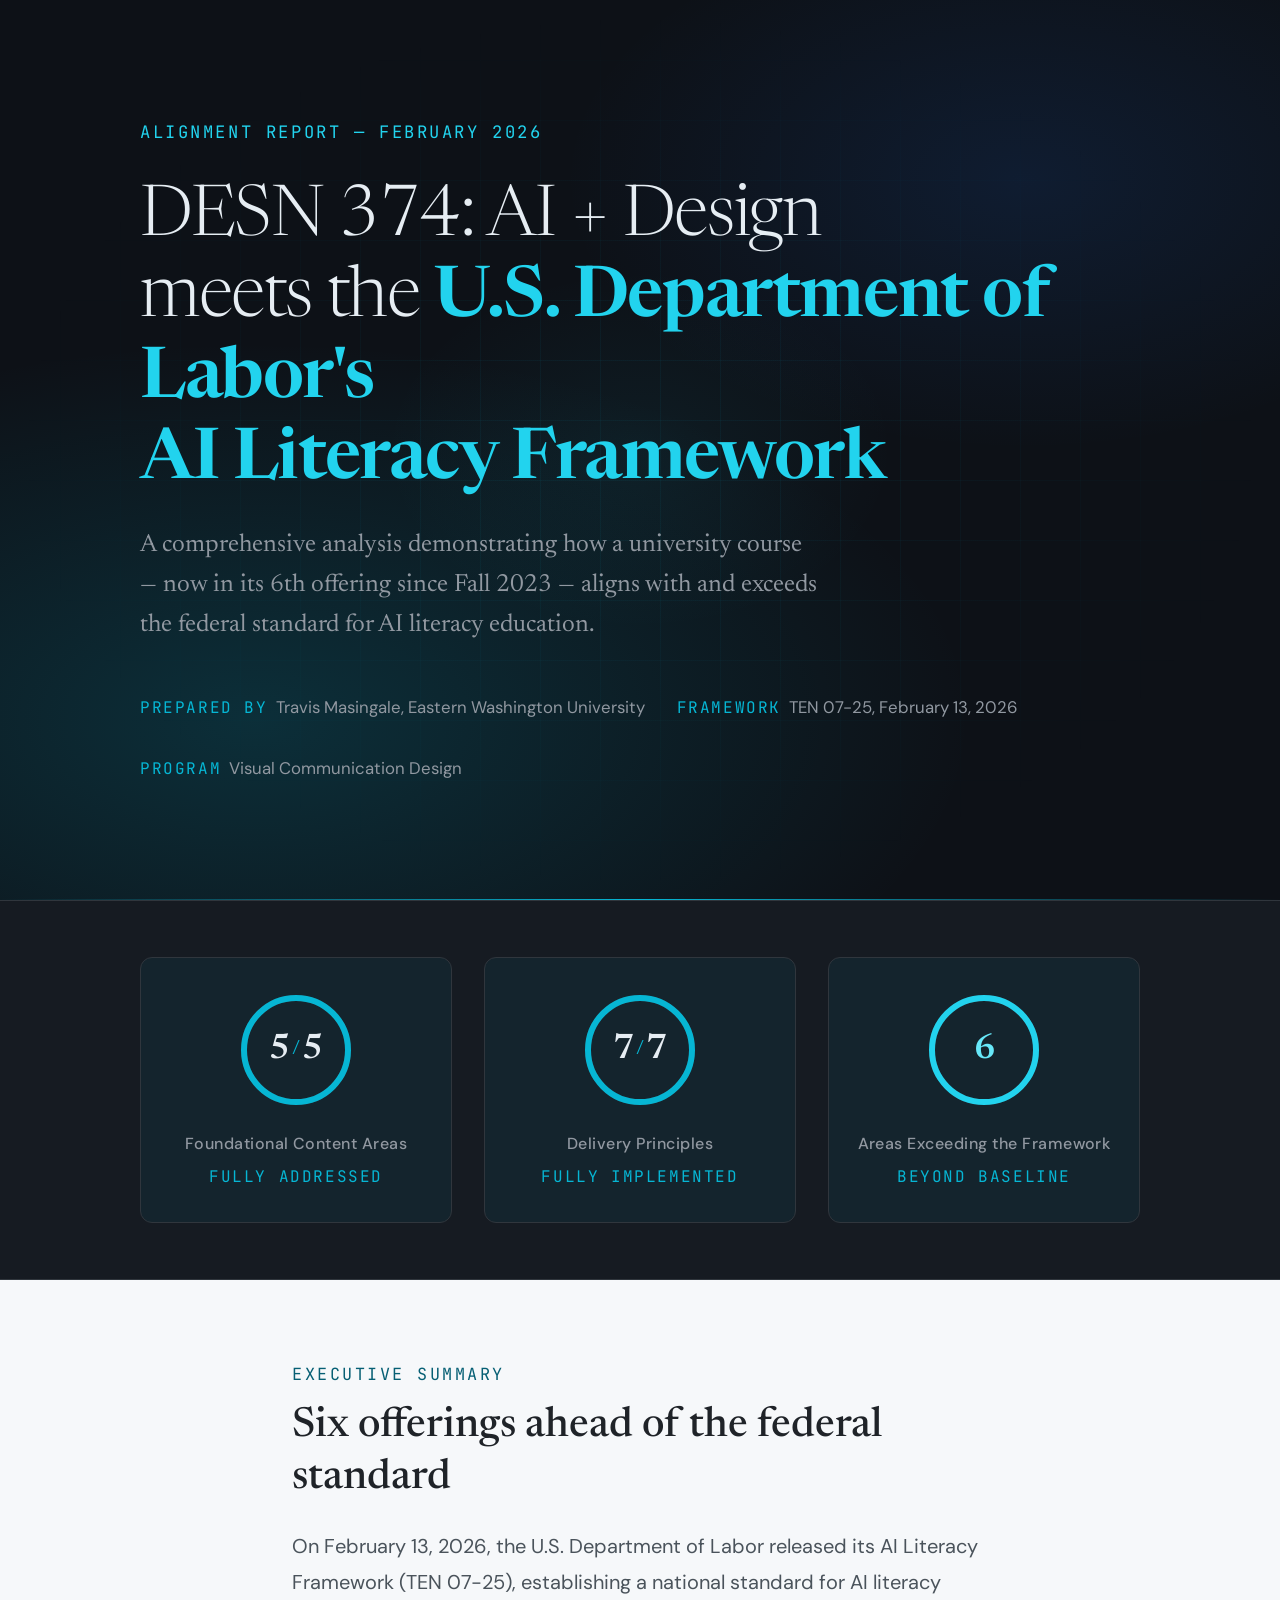
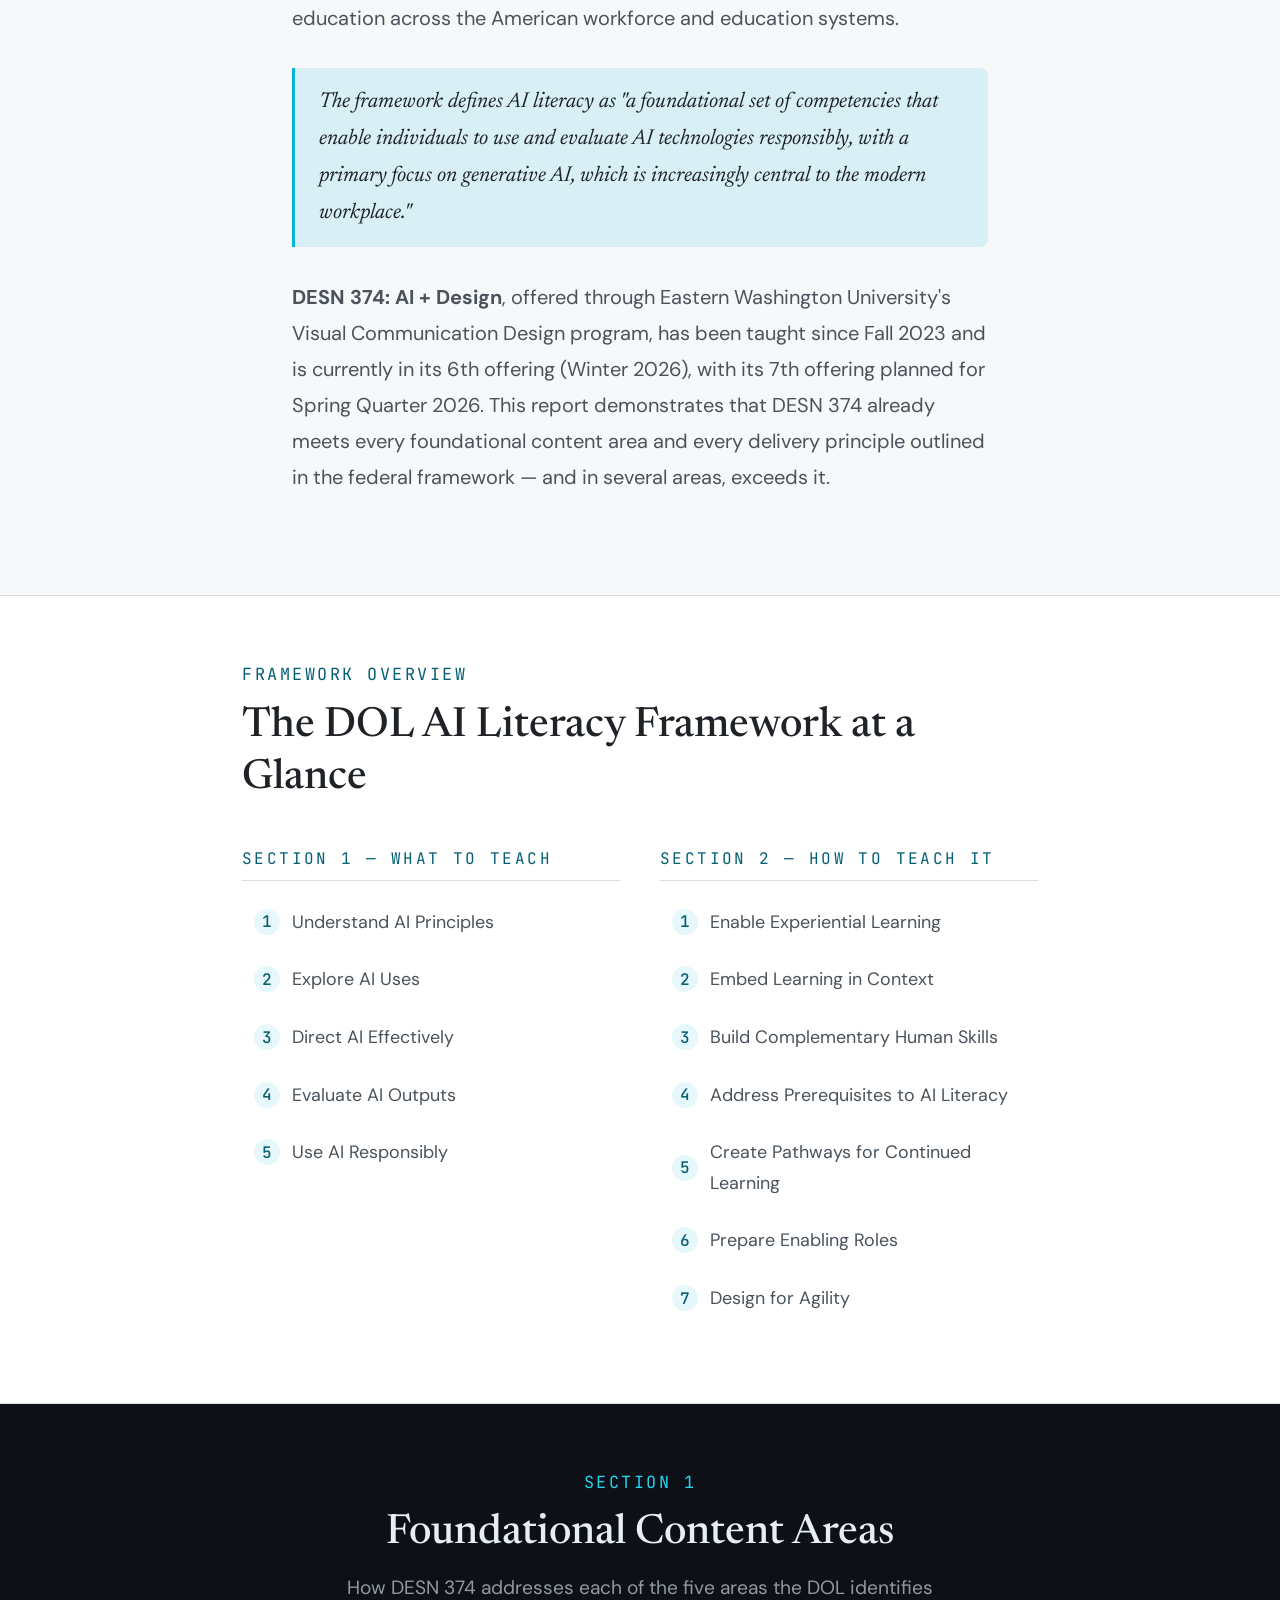
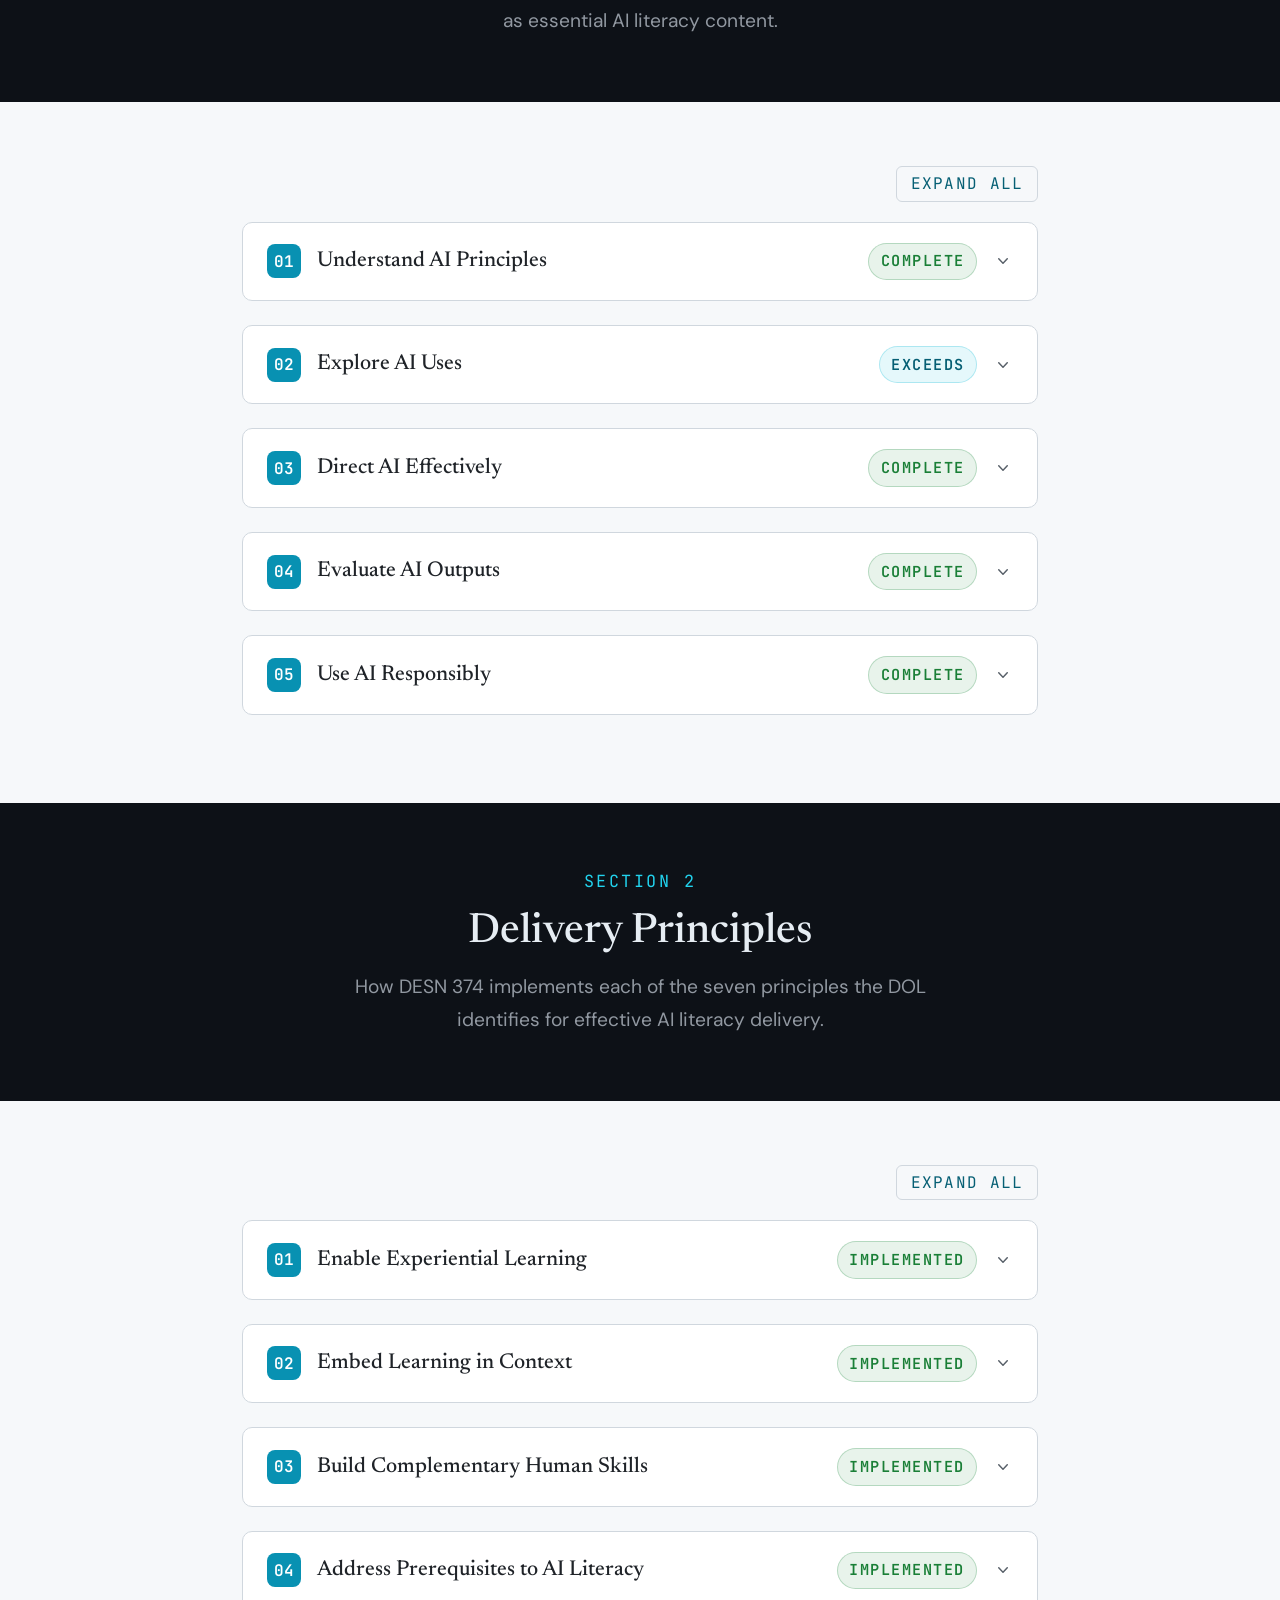
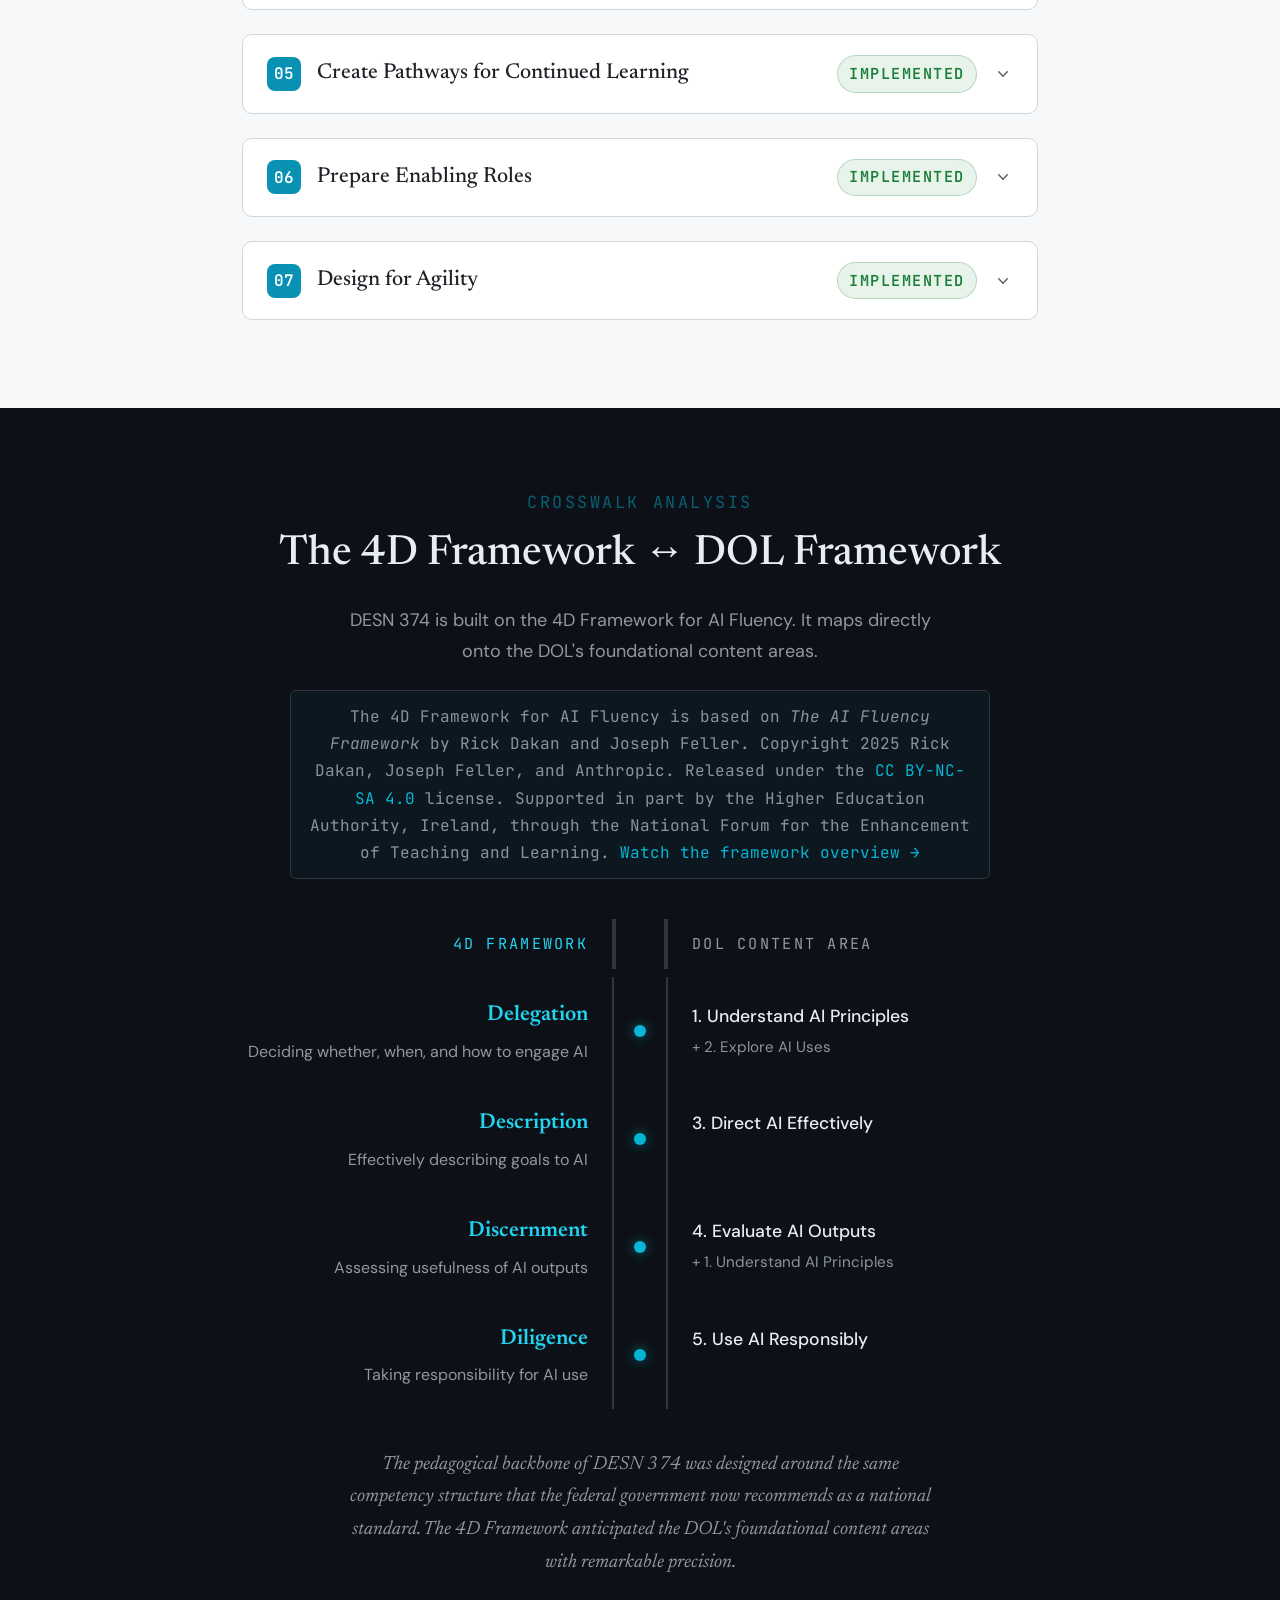
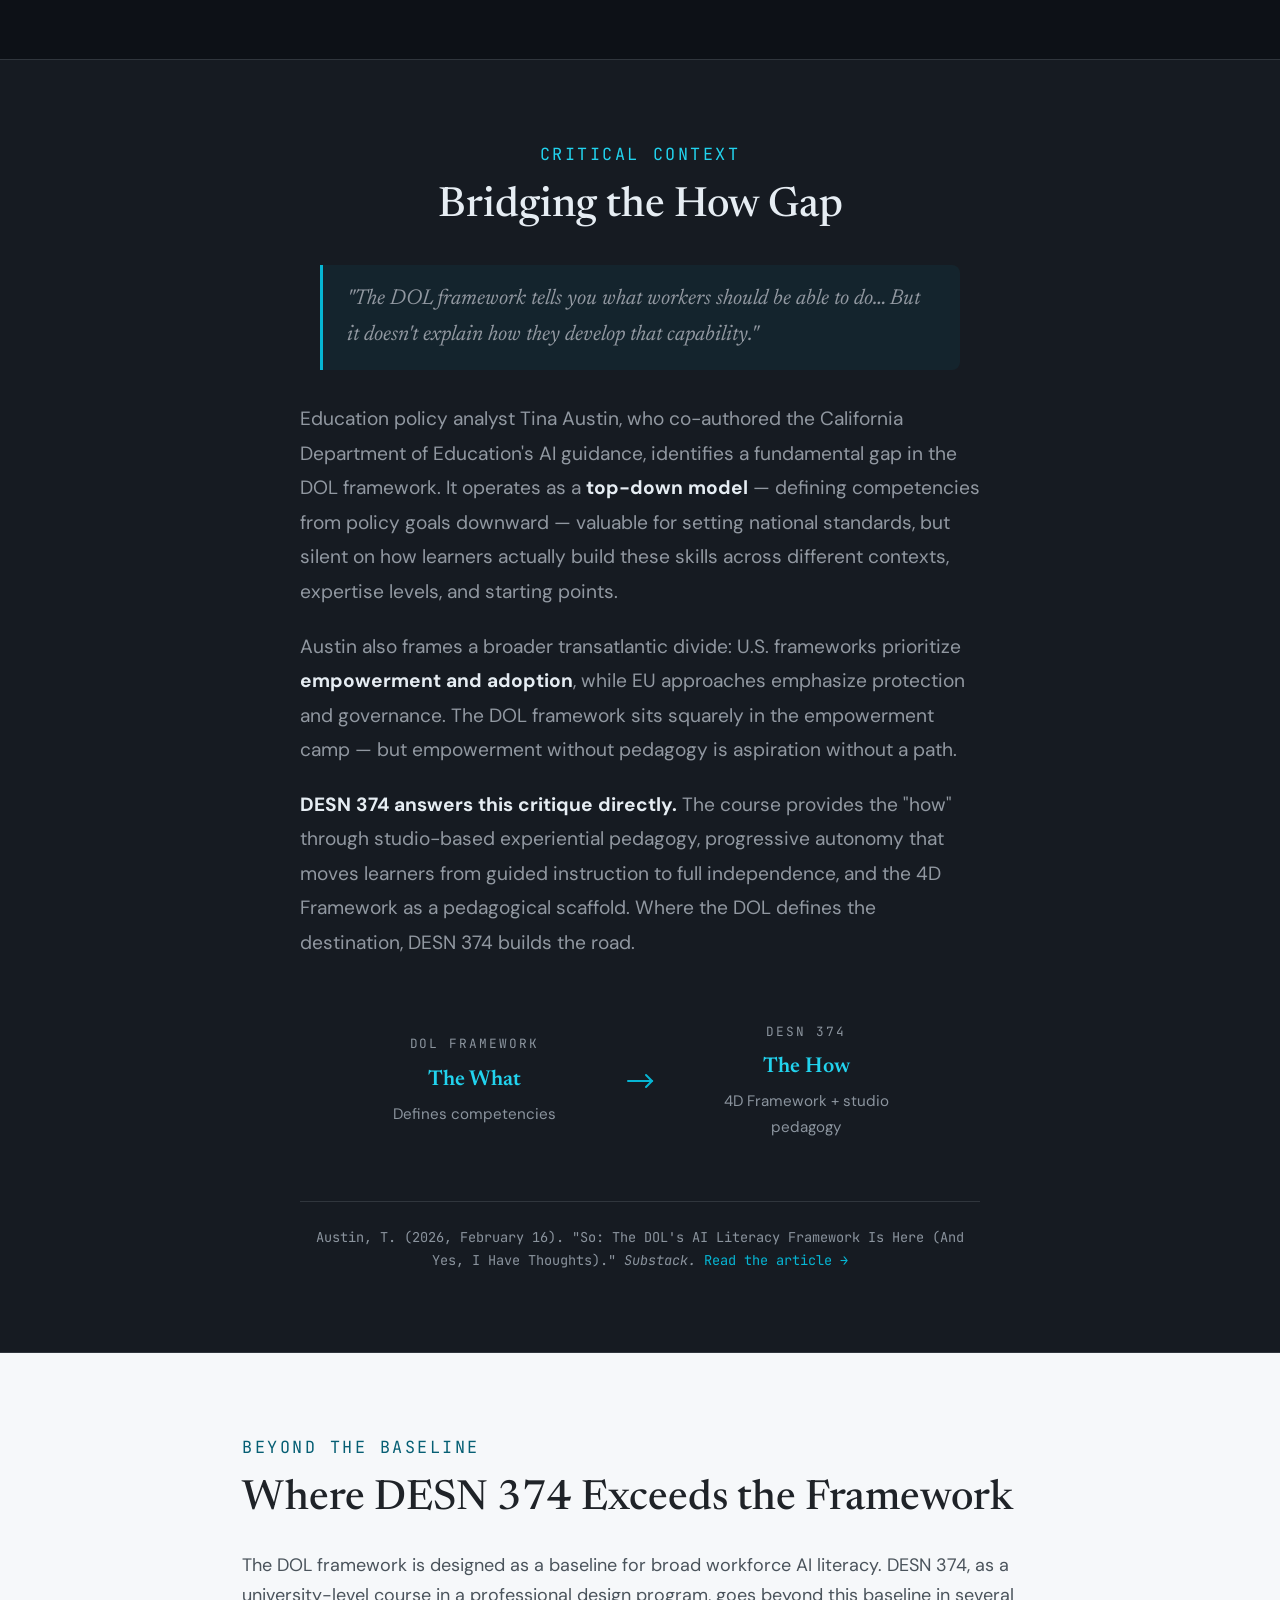
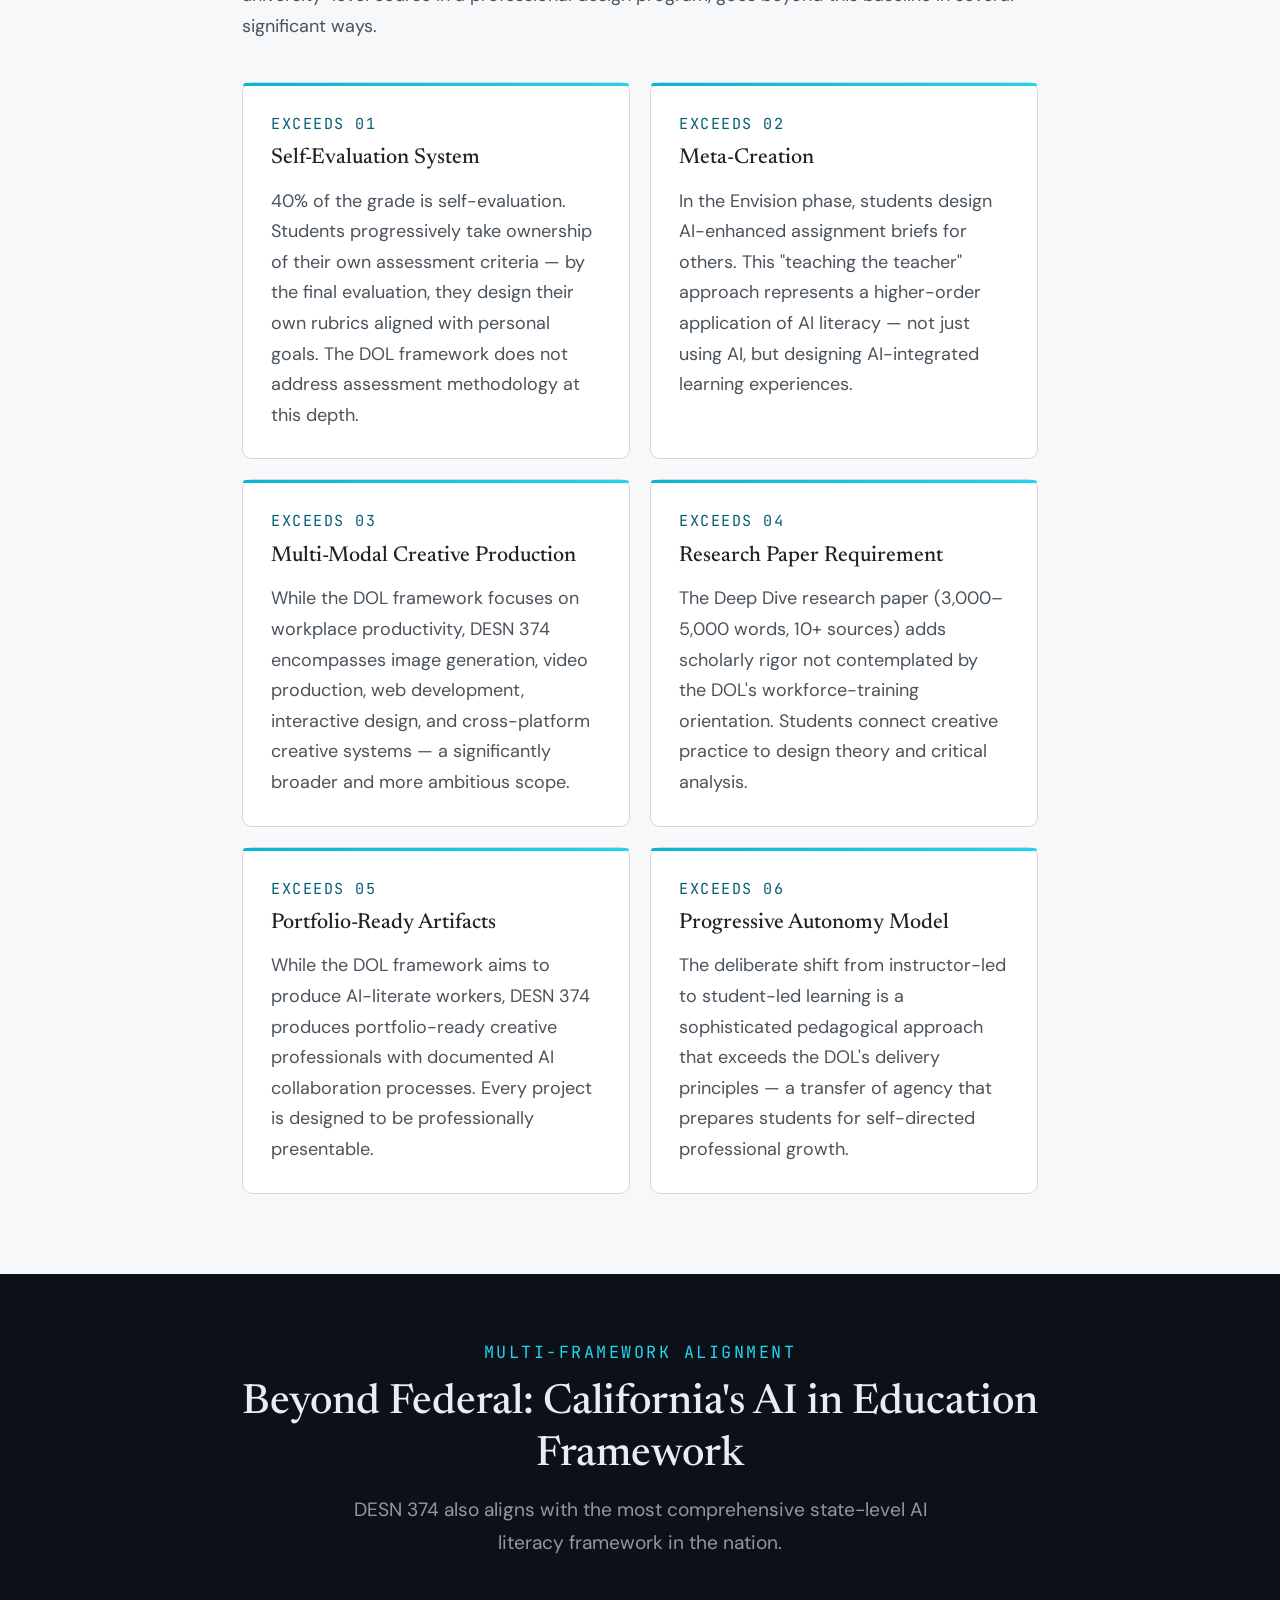
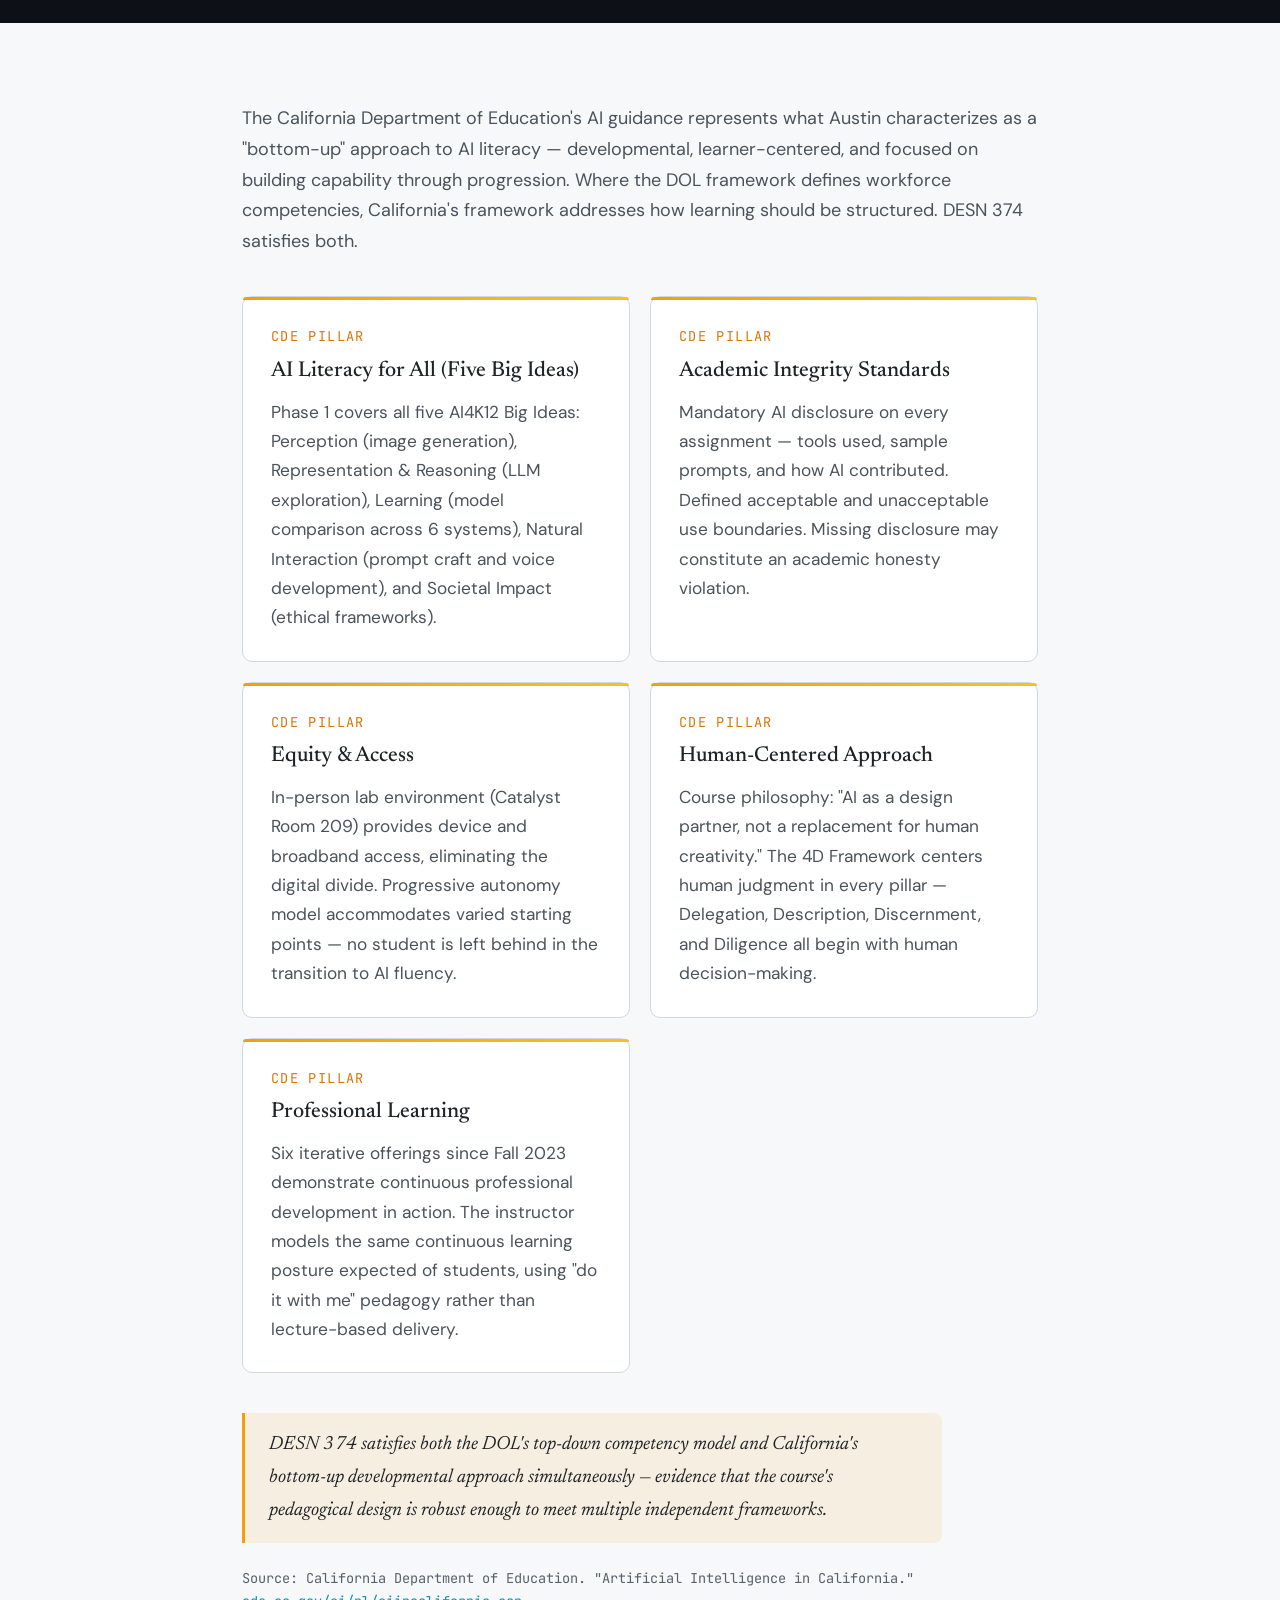
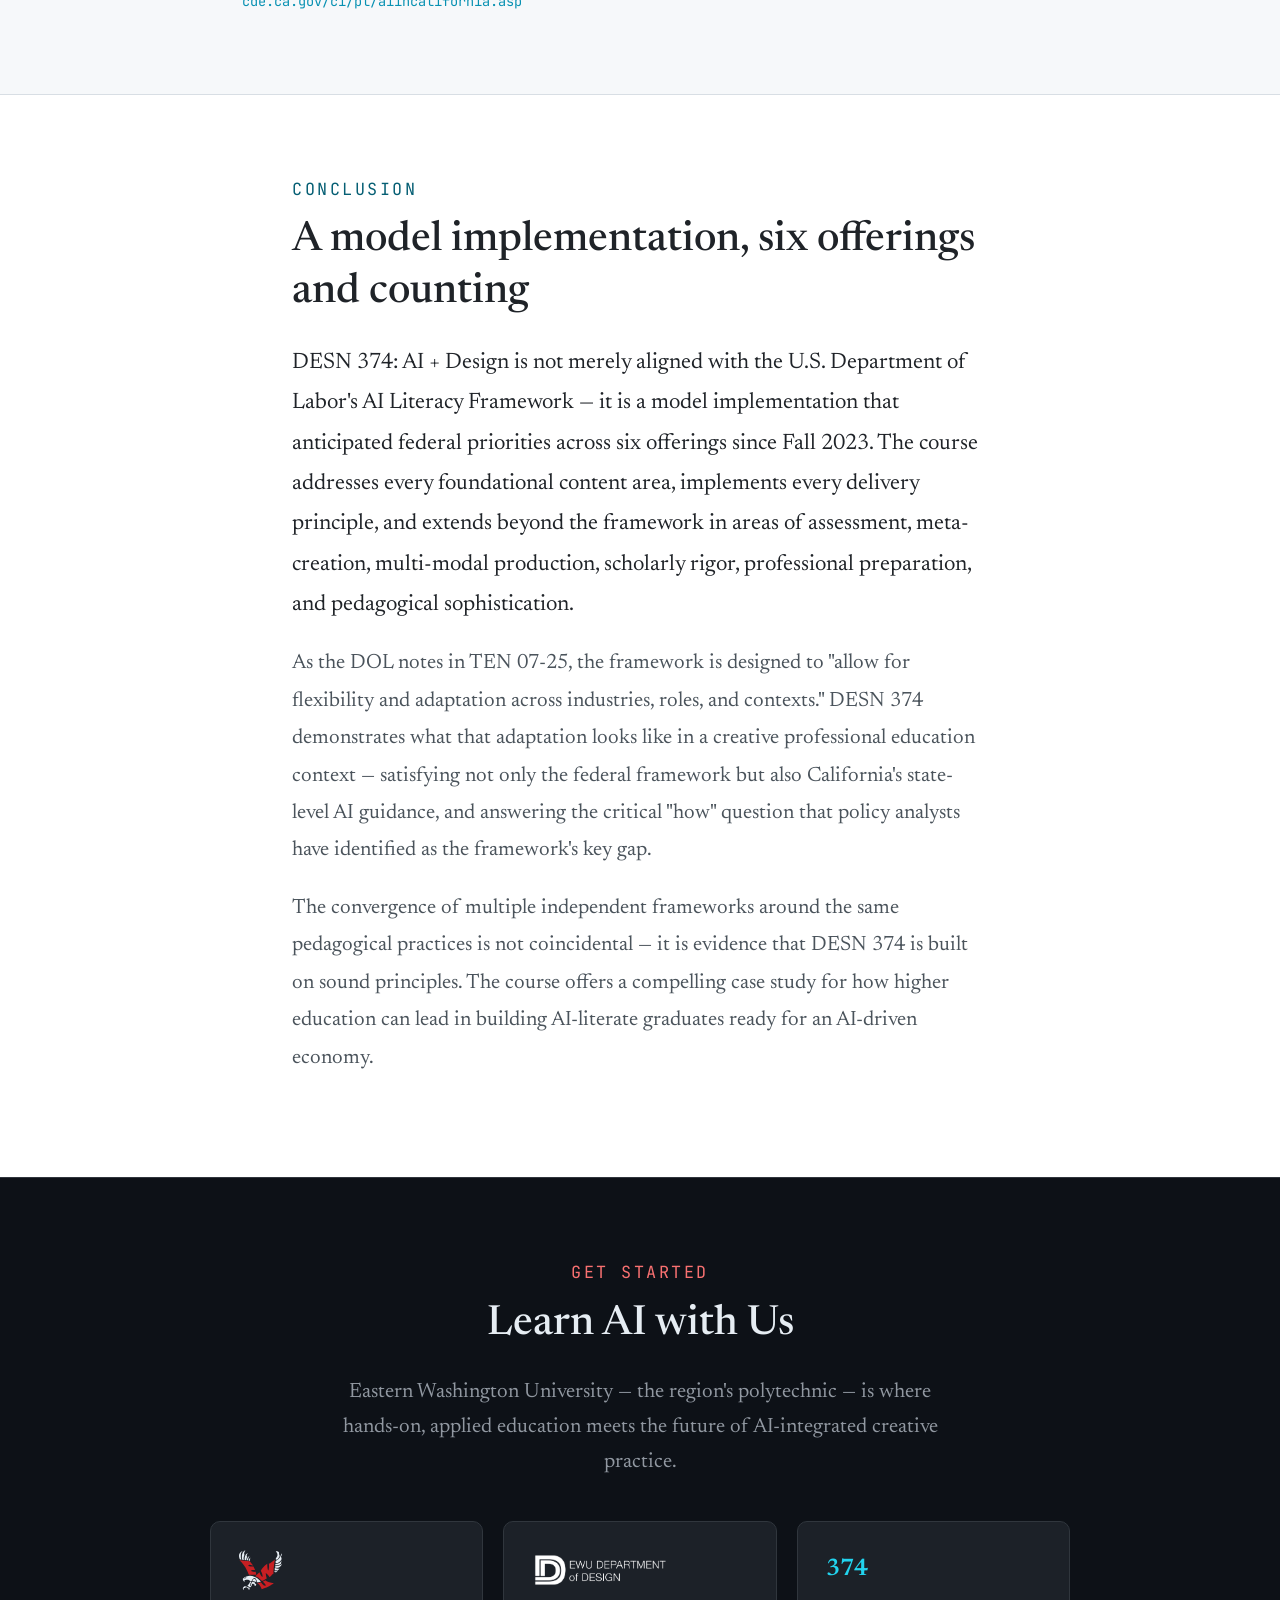
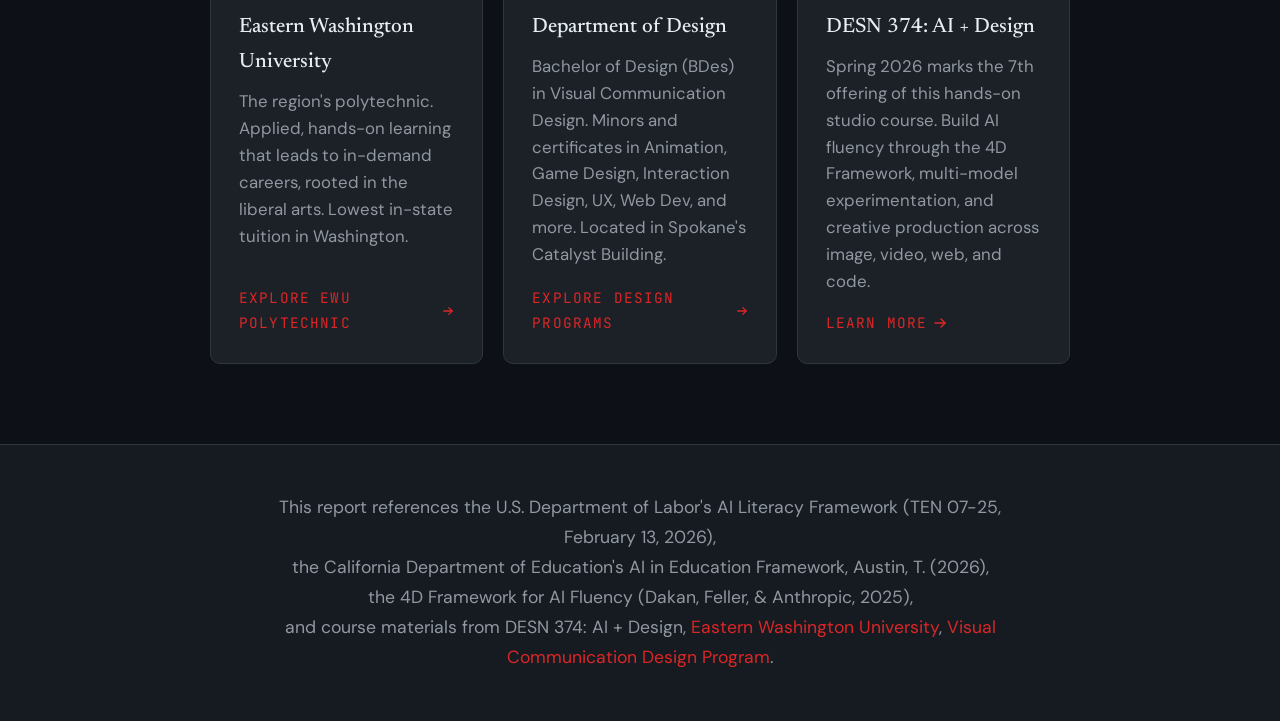
<file: alignment-report.html>
<!DOCTYPE html>
<html lang="en">
<head>
<meta charset="UTF-8">
<meta name="viewport" content="width=device-width, initial-scale=1.0">
<title>DESN 374 &times; DOL AI Literacy Framework &mdash; Alignment Report</title>
<link rel="preconnect" href="https://fonts.googleapis.com">
<link href="https://fonts.googleapis.com/css2?family=Newsreader:ital,opsz,wght@0,6..72,300;0,6..72,400;0,6..72,500;0,6..72,600;0,6..72,700;1,6..72,400;1,6..72,500&family=DM+Sans:ital,wght@0,300;0,400;0,500;0,600;0,700;1,400&family=JetBrains+Mono:wght@400;500&display=swap" rel="stylesheet">
<link rel="stylesheet" href="alignment-report.css">
</head>
<body>

<!-- Skip Link (accessibility) -->
<a href="#main-content" class="skip-link">Skip to main content</a>

<!-- ============================================
     HERO
     ============================================ -->
<section class="hero">
  <div class="hero-grid"></div>
  <div class="hero-content">
    <div class="hero-eyebrow">Alignment Report &mdash; February 2026</div>
    <h1 class="hero-title">DESN&nbsp;374: AI&nbsp;+&nbsp;Design<br>meets the <strong>U.S. Department of Labor's<br>AI Literacy Framework</strong></h1>
    <p class="hero-subtitle">A comprehensive analysis demonstrating how a university course — now in its 6th offering since Fall 2023 — aligns with and exceeds the federal standard for AI literacy education.</p>
    <div class="hero-meta">
      <span><span class="label">Prepared by</span> Travis Masingale, Eastern Washington University</span>
      <span><span class="label">Framework</span> TEN 07-25, February 13, 2026</span>
      <span><span class="label">Program</span> Visual Communication Design</span>
    </div>
  </div>
</section>

<!-- ============================================
     SCORE BANNER
     ============================================ -->
<section class="score-banner">
  <div class="score-banner-inner">
    <div class="score-card">
      <div class="score-ring">
        <svg viewBox="0 0 120 120">
          <circle class="track" cx="60" cy="60" r="52"/>
          <circle class="fill" cx="60" cy="60" r="52"/>
        </svg>
        <div class="score-number">5<span>/</span>5</div>
      </div>
      <div class="score-label">Foundational Content Areas</div>
      <div class="score-sublabel">Fully Addressed</div>
    </div>
    <div class="score-card">
      <div class="score-ring">
        <svg viewBox="0 0 120 120">
          <circle class="track" cx="60" cy="60" r="52"/>
          <circle class="fill" cx="60" cy="60" r="52"/>
        </svg>
        <div class="score-number">7<span>/</span>7</div>
      </div>
      <div class="score-label">Delivery Principles</div>
      <div class="score-sublabel">Fully Implemented</div>
    </div>
    <div class="score-card">
      <div class="score-ring">
        <svg viewBox="0 0 120 120">
          <circle class="track" cx="60" cy="60" r="52"/>
          <circle class="fill" cx="60" cy="60" r="52" style="stroke: var(--teal-300);"/>
        </svg>
        <div class="score-number" style="color: var(--teal-200);">6</div>
      </div>
      <div class="score-label">Areas Exceeding the Framework</div>
      <div class="score-sublabel">Beyond Baseline</div>
    </div>
  </div>
</section>

<!-- ============================================
     EXECUTIVE SUMMARY
     ============================================ -->
<section class="executive-summary" id="main-content">
  <div class="container reveal">
    <span class="section-number">Executive Summary</span>
    <h2 class="section-title">Six offerings ahead of the federal standard</h2>
    <p>On February 13, 2026, the U.S. Department of Labor released its AI Literacy Framework (TEN 07-25), establishing a national standard for AI literacy education across the American workforce and education systems.</p>
    <div class="definition">
      The framework defines AI literacy as "a foundational set of competencies that enable individuals to use and evaluate AI technologies responsibly, with a primary focus on generative AI, which is increasingly central to the modern workplace."
    </div>
    <p><strong>DESN 374: AI + Design</strong>, offered through Eastern Washington University's Visual Communication Design program, has been taught since Fall 2023 and is currently in its 6th offering (Winter 2026), with its 7th offering planned for Spring Quarter 2026. This report demonstrates that DESN 374 already meets every foundational content area and every delivery principle outlined in the federal framework &mdash; and in several areas, exceeds it.</p>
  </div>
</section>

<!-- ============================================
     FRAMEWORK OVERVIEW
     ============================================ -->
<section class="framework-overview">
  <div class="container reveal">
    <span class="section-number">Framework Overview</span>
    <h2 class="section-title">The DOL AI Literacy Framework at a Glance</h2>
    <div class="two-col">
      <div>
        <div class="col-header">Section 1 &mdash; What to Teach</div>
        <ul class="framework-list">
          <li><span class="num">1</span> Understand AI Principles</li>
          <li><span class="num">2</span> Explore AI Uses</li>
          <li><span class="num">3</span> Direct AI Effectively</li>
          <li><span class="num">4</span> Evaluate AI Outputs</li>
          <li><span class="num">5</span> Use AI Responsibly</li>
        </ul>
      </div>
      <div>
        <div class="col-header">Section 2 &mdash; How to Teach It</div>
        <ul class="framework-list">
          <li><span class="num">1</span> Enable Experiential Learning</li>
          <li><span class="num">2</span> Embed Learning in Context</li>
          <li><span class="num">3</span> Build Complementary Human Skills</li>
          <li><span class="num">4</span> Address Prerequisites to AI Literacy</li>
          <li><span class="num">5</span> Create Pathways for Continued Learning</li>
          <li><span class="num">6</span> Prepare Enabling Roles</li>
          <li><span class="num">7</span> Design for Agility</li>
        </ul>
      </div>
    </div>
  </div>
</section>

<!-- ============================================
     SECTION 1: FOUNDATIONAL CONTENT AREAS
     ============================================ -->
<div class="section-divider">
  <div class="container">
    <span class="section-number">Section 1</span>
    <h2 class="section-title">Foundational Content Areas</h2>
    <p>How DESN 374 addresses each of the five areas the DOL identifies as essential AI literacy content.</p>
  </div>
</div>

<section class="alignment-section">
  <div class="container">

    <div class="section-controls">
      <button class="toggle-all-btn" type="button">Expand All</button>
    </div>

    <!-- CONTENT AREA 1 -->
    <div class="content-area reveal" id="ca1">
      <div class="content-area-header">
        <span class="ca-number">01</span>
        <span class="ca-title">Understand AI Principles</span>
        <span class="ca-badge complete">Complete</span>
        <svg class="ca-chevron" viewBox="0 0 20 20" fill="currentColor"><path fill-rule="evenodd" d="M5.23 7.21a.75.75 0 011.06.02L10 11.168l3.71-3.938a.75.75 0 111.08 1.04l-4.25 4.5a.75.75 0 01-1.08 0l-4.25-4.5a.75.75 0 01.02-1.06z"/></svg>
      </div>
      <div class="content-area-body">
        <div class="content-area-inner">
          <div class="dol-quote">DOL: "A foundational component of AI literacy is developing a clear grasp of what artificial intelligence is and how it works&hellip; the vocabulary and mental models needed to understand how today's AI tools operate."</div>
          <table class="alignment-table">
            <thead><tr><th>DOL Sub-Area</th><th class="check-cell"></th><th>DESN 374 Course Element</th></tr></thead>
            <tbody>
              <tr>
                <td>Pattern recognition &amp; probabilistic outputs</td>
                <td class="check-cell"><span class="check-icon">&#10003;</span></td>
                <td>Phase 1 "Immerse" (Weeks 1-5): Students test 6 different AI models, directly observing how the same prompt produces different outputs across systems</td>
              </tr>
              <tr>
                <td>Capabilities and modalities</td>
                <td class="check-cell"><span class="check-icon">&#10003;</span></td>
                <td>AI Field Guide project: Students document text, image, video, and code generation capabilities across GPT-5.2, Claude Opus 4.5, Gemini 3.0 Pro, and 3 additional models</td>
              </tr>
              <tr>
                <td>Training and inference</td>
                <td class="check-cell"><span class="check-icon">&#10003;</span></td>
                <td>Week 1 "Surveying the Landscape": Students research and map the AI ecosystem, understanding how models are built and deployed</td>
              </tr>
              <tr>
                <td>Hallucinations and accuracy limits</td>
                <td class="check-cell"><span class="check-icon">&#10003;</span></td>
                <td>Week 2 "Calibrating Trust": An entire week dedicated to model testing and understanding reliability limits</td>
              </tr>
              <tr>
                <td>Human design and oversight</td>
                <td class="check-cell"><span class="check-icon">&#10003;</span></td>
                <td>4D Framework "Delegation" pillar: Students learn to decide <em>whether, when, and how</em> to engage with AI &mdash; centering human judgment</td>
              </tr>
            </tbody>
          </table>
          <div class="strength-note"><strong>Strength of Alignment: Complete</strong> &mdash; Phase 1 is structured entirely around building mental models of how AI works through direct experimentation with multiple systems.</div>
        </div>
      </div>
    </div>

    <!-- CONTENT AREA 2 -->
    <div class="content-area reveal" id="ca2">
      <div class="content-area-header">
        <span class="ca-number">02</span>
        <span class="ca-title">Explore AI Uses</span>
        <span class="ca-badge exceeds">Exceeds</span>
        <svg class="ca-chevron" viewBox="0 0 20 20" fill="currentColor"><path fill-rule="evenodd" d="M5.23 7.21a.75.75 0 011.06.02L10 11.168l3.71-3.938a.75.75 0 111.08 1.04l-4.25 4.5a.75.75 0 01-1.08 0l-4.25-4.5a.75.75 0 01.02-1.06z"/></svg>
      </div>
      <div class="content-area-body">
        <div class="content-area-inner">
          <div class="dol-quote">DOL: "A core element of AI literacy is understanding how AI is being used across real-world workplace settings."</div>
          <table class="alignment-table">
            <thead><tr><th>DOL Sub-Area</th><th class="check-cell"></th><th>DESN 374 Course Element</th></tr></thead>
            <tbody>
              <tr>
                <td>Productivity tools</td>
                <td class="check-cell"><span class="check-icon">&#10003;</span></td>
                <td>Students use AI for drafting, research synthesis (NotebookLM), and documentation throughout all phases</td>
              </tr>
              <tr>
                <td>Information support</td>
                <td class="check-cell"><span class="check-icon">&#10003;</span></td>
                <td>NotebookLM for research synthesis; LLMs for background research and source management</td>
              </tr>
              <tr>
                <td>Creative assistance</td>
                <td class="check-cell"><span class="check-icon">&#10003;</span></td>
                <td>Core to the course &mdash; Midjourney, DALL-E, Stable Diffusion, Firefly for image generation; Runway, Kling, Veo, Sora 2 for video</td>
              </tr>
              <tr>
                <td>Task-specific applications</td>
                <td class="check-cell"><span class="check-icon">&#10003;</span></td>
                <td>Vibe coding (v0, Bolt, Lovable), code assistants (GitHub Copilot, Cursor), no-code app builders (Figma Make)</td>
              </tr>
              <tr>
                <td>Decision-support systems</td>
                <td class="check-cell"><span class="check-icon">&#10003;</span></td>
                <td>Students use AI for project planning, research direction, and design decision-making throughout Phase 3</td>
              </tr>
            </tbody>
          </table>
          <div class="strength-note"><strong>Strength of Alignment: Complete and Exceeds</strong> &mdash; DESN 374 goes beyond workplace productivity to encompass creative, technical, and multi-modal AI applications across an exceptionally broad tool ecosystem.</div>
        </div>
      </div>
    </div>

    <!-- CONTENT AREA 3 -->
    <div class="content-area reveal" id="ca3">
      <div class="content-area-header">
        <span class="ca-number">03</span>
        <span class="ca-title">Direct AI Effectively</span>
        <span class="ca-badge complete">Complete</span>
        <svg class="ca-chevron" viewBox="0 0 20 20" fill="currentColor"><path fill-rule="evenodd" d="M5.23 7.21a.75.75 0 011.06.02L10 11.168l3.71-3.938a.75.75 0 111.08 1.04l-4.25 4.5a.75.75 0 01-1.08 0l-4.25-4.5a.75.75 0 01.02-1.06z"/></svg>
      </div>
      <div class="content-area-body">
        <div class="content-area-inner">
          <div class="dol-quote">DOL: "A core element of AI literacy is understanding how to interact with AI systems in ways that produce useful and relevant results."</div>
          <table class="alignment-table">
            <thead><tr><th>DOL Sub-Area</th><th class="check-cell"></th><th>DESN 374 Course Element</th></tr></thead>
            <tbody>
              <tr>
                <td>Contextual framing</td>
                <td class="check-cell"><span class="check-icon">&#10003;</span></td>
                <td>4D Framework "Description" pillar: Effectively describing goals to prompt useful AI behaviors and outputs</td>
              </tr>
              <tr>
                <td>Prompting techniques</td>
                <td class="check-cell"><span class="check-icon">&#10003;</span></td>
                <td>Week 3 "Directing Dialogue": Dedicated week on prompt craft and voice development. Prompt Engineering is a named PLO-2 competency</td>
              </tr>
              <tr>
                <td>Supplying relevant input</td>
                <td class="check-cell"><span class="check-icon">&#10003;</span></td>
                <td>Students learn to provide design briefs, style references, and contextual parameters to AI systems</td>
              </tr>
              <tr>
                <td>Iterating on outputs</td>
                <td class="check-cell"><span class="check-icon">&#10003;</span></td>
                <td>Built into every project &mdash; the studio format requires iterative refinement of AI-generated work</td>
              </tr>
              <tr>
                <td>Avoiding vague prompts</td>
                <td class="check-cell"><span class="check-icon">&#10003;</span></td>
                <td>Grading policy explicitly states: "Prompt quality matters &mdash; minimal effort results in weak outcomes and lower grades"</td>
              </tr>
            </tbody>
          </table>
          <div class="strength-note"><strong>Strength of Alignment: Complete</strong> &mdash; Prompt engineering is not just covered but is a named technical competency with an entire week of focused instruction and ongoing practice.</div>
        </div>
      </div>
    </div>

    <!-- CONTENT AREA 4 -->
    <div class="content-area reveal" id="ca4">
      <div class="content-area-header">
        <span class="ca-number">04</span>
        <span class="ca-title">Evaluate AI Outputs</span>
        <span class="ca-badge complete">Complete</span>
        <svg class="ca-chevron" viewBox="0 0 20 20" fill="currentColor"><path fill-rule="evenodd" d="M5.23 7.21a.75.75 0 011.06.02L10 11.168l3.71-3.938a.75.75 0 111.08 1.04l-4.25 4.5a.75.75 0 01-1.08 0l-4.25-4.5a.75.75 0 01.02-1.06z"/></svg>
      </div>
      <div class="content-area-body">
        <div class="content-area-inner">
          <div class="dol-quote">DOL: "An essential part of AI literacy is learning how to assess the quality and usefulness of AI-generated outputs."</div>
          <table class="alignment-table">
            <thead><tr><th>DOL Sub-Area</th><th class="check-cell"></th><th>DESN 374 Course Element</th></tr></thead>
            <tbody>
              <tr>
                <td>Verifying factual accuracy</td>
                <td class="check-cell"><span class="check-icon">&#10003;</span></td>
                <td>AI Use Expectation #2: "All AI-provided information must be validated with credible sources"</td>
              </tr>
              <tr>
                <td>Assessing completeness and clarity</td>
                <td class="check-cell"><span class="check-icon">&#10003;</span></td>
                <td>Self-evaluation "Authorship &amp; Synthesis" category (35%): Students assess intentionality, iteration, and coherence of AI-augmented work</td>
              </tr>
              <tr>
                <td>Spotting gaps or logical errors</td>
                <td class="check-cell"><span class="check-icon">&#10003;</span></td>
                <td>4D Framework "Discernment" pillar: Accurately assessing the usefulness of AI outputs and behaviors</td>
              </tr>
              <tr>
                <td>Aligning with strategic intent</td>
                <td class="check-cell"><span class="check-icon">&#10003;</span></td>
                <td>Week 2 "Calibrating Trust": Students develop frameworks for when to trust and when to override AI outputs</td>
              </tr>
              <tr>
                <td>Applying human judgment</td>
                <td class="check-cell"><span class="check-icon">&#10003;</span></td>
                <td>Course philosophy: "AI as a design partner, not a replacement for human creativity" &mdash; human judgment is positioned as essential throughout</td>
              </tr>
            </tbody>
          </table>
          <div class="strength-note"><strong>Strength of Alignment: Complete</strong> &mdash; The self-evaluation system (40% of the total grade) creates a sustained practice of critical output assessment that exceeds typical training approaches.</div>
        </div>
      </div>
    </div>

    <!-- CONTENT AREA 5 -->
    <div class="content-area reveal" id="ca5">
      <div class="content-area-header">
        <span class="ca-number">05</span>
        <span class="ca-title">Use AI Responsibly</span>
        <span class="ca-badge complete">Complete</span>
        <svg class="ca-chevron" viewBox="0 0 20 20" fill="currentColor"><path fill-rule="evenodd" d="M5.23 7.21a.75.75 0 011.06.02L10 11.168l3.71-3.938a.75.75 0 111.08 1.04l-4.25 4.5a.75.75 0 01-1.08 0l-4.25-4.5a.75.75 0 01.02-1.06z"/></svg>
      </div>
      <div class="content-area-body">
        <div class="content-area-inner">
          <div class="dol-quote">DOL: "Responsible use of AI is a core component of AI literacy&hellip; recognizing the limits of AI authority, protecting sensitive data, complying with workplace or legal requirements, and maintaining accountability for outcomes."</div>
          <table class="alignment-table">
            <thead><tr><th>DOL Sub-Area</th><th class="check-cell"></th><th>DESN 374 Course Element</th></tr></thead>
            <tbody>
              <tr>
                <td>Protecting sensitive information</td>
                <td class="check-cell"><span class="check-icon">&#10003;</span></td>
                <td>Academic integrity policies address appropriate use boundaries and data handling</td>
              </tr>
              <tr>
                <td>Following workplace policies</td>
                <td class="check-cell"><span class="check-icon">&#10003;</span></td>
                <td>Mandatory compliance with EWU academic integrity standards; work must be produced within course dates</td>
              </tr>
              <tr>
                <td>Avoiding misuse or harm</td>
                <td class="check-cell"><span class="check-icon">&#10003;</span></td>
                <td>4D Framework "Diligence" pillar: Taking responsibility for what we do with AI and how we do it</td>
              </tr>
              <tr>
                <td>Managing context-specific risks</td>
                <td class="check-cell"><span class="check-icon">&#10003;</span></td>
                <td>Students develop "ethical frameworks for AI use in design contexts" (named learning outcome)</td>
              </tr>
              <tr>
                <td>Maintaining accountability</td>
                <td class="check-cell"><span class="check-icon">&#10003;</span></td>
                <td>Every assignment requires AI disclosure: tools used, sample prompts, and how AI contributed. Missing disclosure may constitute academic honesty violation</td>
              </tr>
            </tbody>
          </table>
          <div class="strength-note"><strong>Strength of Alignment: Complete</strong> &mdash; The mandatory disclosure requirement on every assignment creates a habit of accountability that directly mirrors professional responsible AI use.</div>
        </div>
      </div>
    </div>

  </div>
</section>

<!-- ============================================
     SECTION 2: DELIVERY PRINCIPLES
     ============================================ -->
<div class="section-divider">
  <div class="container">
    <span class="section-number">Section 2</span>
    <h2 class="section-title">Delivery Principles</h2>
    <p>How DESN 374 implements each of the seven principles the DOL identifies for effective AI literacy delivery.</p>
  </div>
</div>

<section class="alignment-section">
  <div class="container">

    <div class="section-controls">
      <button class="toggle-all-btn" type="button">Expand All</button>
    </div>

    <!-- DELIVERY PRINCIPLE 1 -->
    <div class="content-area reveal" id="dp1">
      <div class="content-area-header">
        <span class="ca-number">01</span>
        <span class="ca-title">Enable Experiential Learning</span>
        <span class="ca-badge complete">Implemented</span>
        <svg class="ca-chevron" viewBox="0 0 20 20" fill="currentColor"><path fill-rule="evenodd" d="M5.23 7.21a.75.75 0 011.06.02L10 11.168l3.71-3.938a.75.75 0 111.08 1.04l-4.25 4.5a.75.75 0 01-1.08 0l-4.25-4.5a.75.75 0 01.02-1.06z"/></svg>
      </div>
      <div class="content-area-body">
        <div class="content-area-inner">
          <div class="dol-quote">DOL: "AI literacy is most effectively developed through direct, hands-on use."</div>
          <table class="alignment-table">
            <thead><tr><th>DOL Approach</th><th class="check-cell"></th><th>DESN 374 Implementation</th></tr></thead>
            <tbody>
              <tr>
                <td>Real-world task integration</td>
                <td class="check-cell"><span class="check-icon">&#10003;</span></td>
                <td>Every class session involves direct AI tool use for design tasks</td>
              </tr>
              <tr>
                <td>Interactive prompt exercises</td>
                <td class="check-cell"><span class="check-icon">&#10003;</span></td>
                <td>Week 3 "Directing Dialogue" &mdash; dedicated prompt craft exercises</td>
              </tr>
              <tr>
                <td>Live feedback and iteration</td>
                <td class="check-cell"><span class="check-icon">&#10003;</span></td>
                <td>Studio format with real-time instructor demonstration ("do it with me" pedagogy)</td>
              </tr>
              <tr>
                <td>Side-by-side comparisons</td>
                <td class="check-cell"><span class="check-icon">&#10003;</span></td>
                <td>AI Field Guide: Students compare outputs across 6 different AI models</td>
              </tr>
              <tr>
                <td>Progressive difficulty levels</td>
                <td class="check-cell"><span class="check-icon">&#10003;</span></td>
                <td>Three-phase structure: guided instruction (Weeks 1-5) &rarr; shared direction (Week 6) &rarr; full autonomy (Weeks 7-11)</td>
              </tr>
            </tbody>
          </table>
        </div>
      </div>
    </div>

    <!-- DELIVERY PRINCIPLE 2 -->
    <div class="content-area reveal" id="dp2">
      <div class="content-area-header">
        <span class="ca-number">02</span>
        <span class="ca-title">Embed Learning in Context</span>
        <span class="ca-badge complete">Implemented</span>
        <svg class="ca-chevron" viewBox="0 0 20 20" fill="currentColor"><path fill-rule="evenodd" d="M5.23 7.21a.75.75 0 011.06.02L10 11.168l3.71-3.938a.75.75 0 111.08 1.04l-4.25 4.5a.75.75 0 01-1.08 0l-4.25-4.5a.75.75 0 01.02-1.06z"/></svg>
      </div>
      <div class="content-area-body">
        <div class="content-area-inner">
          <div class="dol-quote">DOL: "AI literacy becomes more impactful when it is delivered in ways that are directly relevant to the worker's job, industry, or existing training experience."</div>
          <table class="alignment-table">
            <thead><tr><th>DOL Approach</th><th class="check-cell"></th><th>DESN 374 Implementation</th></tr></thead>
            <tbody>
              <tr>
                <td>Industry-specific examples</td>
                <td class="check-cell"><span class="check-icon">&#10003;</span></td>
                <td>Entirely situated within Visual Communication Design &mdash; all examples, tools, and projects are design-industry specific</td>
              </tr>
              <tr>
                <td>Occupational tasks &amp; workflows</td>
                <td class="check-cell"><span class="check-icon">&#10003;</span></td>
                <td>Students integrate AI into Adobe Creative Cloud workflows, build portfolio websites, create design systems</td>
              </tr>
              <tr>
                <td>Cohort-specific considerations</td>
                <td class="check-cell"><span class="check-icon">&#10003;</span></td>
                <td>Course adjusts to student experience levels through progressive autonomy model and self-selected project paths</td>
              </tr>
            </tbody>
          </table>
          <div class="strength-note"><strong>Verdict: Fully Implemented</strong> &mdash; The course <em>is</em> contextualized learning. AI literacy is not an add-on module but the entire pedagogical structure.</div>
        </div>
      </div>
    </div>

    <!-- DELIVERY PRINCIPLE 3 -->
    <div class="content-area reveal" id="dp3">
      <div class="content-area-header">
        <span class="ca-number">03</span>
        <span class="ca-title">Build Complementary Human Skills</span>
        <span class="ca-badge complete">Implemented</span>
        <svg class="ca-chevron" viewBox="0 0 20 20" fill="currentColor"><path fill-rule="evenodd" d="M5.23 7.21a.75.75 0 011.06.02L10 11.168l3.71-3.938a.75.75 0 111.08 1.04l-4.25 4.5a.75.75 0 01-1.08 0l-4.25-4.5a.75.75 0 01.02-1.06z"/></svg>
      </div>
      <div class="content-area-body">
        <div class="content-area-inner">
          <div class="dol-quote">DOL: "AI tools do not function as standalone capabilities with fixed value. They are amplifiers of human input."</div>
          <table class="alignment-table">
            <thead><tr><th>DOL Approach</th><th class="check-cell"></th><th>DESN 374 Implementation</th></tr></thead>
            <tbody>
              <tr>
                <td>Critical thinking integration</td>
                <td class="check-cell"><span class="check-icon">&#10003;</span></td>
                <td>Self-evaluation system requires students to critically assess their own AI-augmented work three times per quarter</td>
              </tr>
              <tr>
                <td>Creative development exercises</td>
                <td class="check-cell"><span class="check-icon">&#10003;</span></td>
                <td>Core course activity &mdash; every project requires students to apply their own creativity to refine AI outputs</td>
              </tr>
              <tr>
                <td>Communication refinement</td>
                <td class="check-cell"><span class="check-icon">&#10003;</span></td>
                <td>Design critique sessions and final presentations train communication skills</td>
              </tr>
              <tr>
                <td>Values-based decision scenarios</td>
                <td class="check-cell"><span class="check-icon">&#10003;</span></td>
                <td>Ethical AI frameworks development is a named learning outcome</td>
              </tr>
              <tr>
                <td>Domain expertise amplification</td>
                <td class="check-cell"><span class="check-icon">&#10003;</span></td>
                <td>Course philosophy explicitly positions AI as enhancing, not replacing, human design expertise</td>
              </tr>
            </tbody>
          </table>
        </div>
      </div>
    </div>

    <!-- DELIVERY PRINCIPLE 4 -->
    <div class="content-area reveal" id="dp4">
      <div class="content-area-header">
        <span class="ca-number">04</span>
        <span class="ca-title">Address Prerequisites to AI Literacy</span>
        <span class="ca-badge complete">Implemented</span>
        <svg class="ca-chevron" viewBox="0 0 20 20" fill="currentColor"><path fill-rule="evenodd" d="M5.23 7.21a.75.75 0 011.06.02L10 11.168l3.71-3.938a.75.75 0 111.08 1.04l-4.25 4.5a.75.75 0 01-1.08 0l-4.25-4.5a.75.75 0 01.02-1.06z"/></svg>
      </div>
      <div class="content-area-body">
        <div class="content-area-inner">
          <div class="dol-quote">DOL: "AI literacy efforts can only be successful if learners have the foundational tools and access needed to engage with training."</div>
          <table class="alignment-table">
            <thead><tr><th>DOL Approach</th><th class="check-cell"></th><th>DESN 374 Implementation</th></tr></thead>
            <tbody>
              <tr>
                <td>Evaluate baseline readiness</td>
                <td class="check-cell"><span class="check-icon">&#10003;</span></td>
                <td>DESN 216 Digital Foundations prerequisite ensures students have baseline digital skills</td>
              </tr>
              <tr>
                <td>Access support options</td>
                <td class="check-cell"><span class="check-icon">&#10003;</span></td>
                <td>In-person lab environment (Catalyst Room 209) provides device and broadband access</td>
              </tr>
              <tr>
                <td>Different starting points</td>
                <td class="check-cell"><span class="check-icon">&#10003;</span></td>
                <td>Progressive autonomy model starts with structured guidance before expecting independence</td>
              </tr>
              <tr>
                <td>Digital literacy integration</td>
                <td class="check-cell"><span class="check-icon">&#10003;</span></td>
                <td>Prerequisite course covers foundational digital design tools and concepts</td>
              </tr>
            </tbody>
          </table>
        </div>
      </div>
    </div>

    <!-- DELIVERY PRINCIPLE 5 -->
    <div class="content-area reveal" id="dp5">
      <div class="content-area-header">
        <span class="ca-number">05</span>
        <span class="ca-title">Create Pathways for Continued Learning</span>
        <span class="ca-badge complete">Implemented</span>
        <svg class="ca-chevron" viewBox="0 0 20 20" fill="currentColor"><path fill-rule="evenodd" d="M5.23 7.21a.75.75 0 011.06.02L10 11.168l3.71-3.938a.75.75 0 111.08 1.04l-4.25 4.5a.75.75 0 01-1.08 0l-4.25-4.5a.75.75 0 01.02-1.06z"/></svg>
      </div>
      <div class="content-area-body">
        <div class="content-area-inner">
          <div class="dol-quote">DOL: "AI literacy programs should establish visible routes for participants to build on what they have learned."</div>
          <table class="alignment-table">
            <thead><tr><th>DOL Approach</th><th class="check-cell"></th><th>DESN 374 Implementation</th></tr></thead>
            <tbody>
              <tr>
                <td>Advance to AI proficiency</td>
                <td class="check-cell"><span class="check-icon">&#10003;</span></td>
                <td>Three-phase progression moves students from literacy (Phase 1) to proficiency (Phase 3) within a single quarter</td>
              </tr>
              <tr>
                <td>Builder &amp; entrepreneurship pathways</td>
                <td class="check-cell"><span class="check-icon">&#10003;</span></td>
                <td>Advanced topics include vibe coding, MCP, RAG, agentic workflows &mdash; pathways to building AI-powered solutions</td>
              </tr>
              <tr>
                <td>Stackable learning</td>
                <td class="check-cell"><span class="check-icon">&#10003;</span></td>
                <td>Phase structure (Immerse &rarr; Envision &rarr; Realize) builds skills in layers</td>
              </tr>
              <tr>
                <td>Occupation-specific progressions</td>
                <td class="check-cell"><span class="check-icon">&#10003;</span></td>
                <td>Deep Dive project allows students to specialize in their chosen design domain</td>
              </tr>
              <tr>
                <td>AI career pathways</td>
                <td class="check-cell"><span class="check-icon">&#10003;</span></td>
                <td>Portfolio website and research paper prepare students for AI-integrated design careers</td>
              </tr>
            </tbody>
          </table>
        </div>
      </div>
    </div>

    <!-- DELIVERY PRINCIPLE 6 -->
    <div class="content-area reveal" id="dp6">
      <div class="content-area-header">
        <span class="ca-number">06</span>
        <span class="ca-title">Prepare Enabling Roles</span>
        <span class="ca-badge complete">Implemented</span>
        <svg class="ca-chevron" viewBox="0 0 20 20" fill="currentColor"><path fill-rule="evenodd" d="M5.23 7.21a.75.75 0 011.06.02L10 11.168l3.71-3.938a.75.75 0 111.08 1.04l-4.25 4.5a.75.75 0 01-1.08 0l-4.25-4.5a.75.75 0 01.02-1.06z"/></svg>
      </div>
      <div class="content-area-body">
        <div class="content-area-inner">
          <div class="dol-quote">DOL: "AI literacy efforts are more successful when the people supporting workers&hellip; are equipped with the right knowledge and tools to guide others effectively."</div>
          <table class="alignment-table">
            <thead><tr><th>DOL Approach</th><th class="check-cell"></th><th>DESN 374 Implementation</th></tr></thead>
            <tbody>
              <tr>
                <td>Train-the-trainer models</td>
                <td class="check-cell"><span class="check-icon">&#10003;</span></td>
                <td>Envision phase: Students design AI-enhanced assignment briefs &mdash; a meta-creation exercise that trains them to teach AI literacy to others</td>
              </tr>
              <tr>
                <td>Peer learning champions</td>
                <td class="check-cell"><span class="check-icon">&#10003;</span></td>
                <td>Peer critique networks and collaborative learning are built into the course structure</td>
              </tr>
              <tr>
                <td>Career navigation support</td>
                <td class="check-cell"><span class="check-icon">&#10003;</span></td>
                <td>Portfolio and presentation components prepare students to navigate AI-integrated career paths</td>
              </tr>
            </tbody>
          </table>
          <div class="strength-note"><strong>Verdict: Fully Implemented</strong> &mdash; The meta-creation assignment is a particularly innovative approach to preparing enabling roles.</div>
        </div>
      </div>
    </div>

    <!-- DELIVERY PRINCIPLE 7 -->
    <div class="content-area reveal" id="dp7">
      <div class="content-area-header">
        <span class="ca-number">07</span>
        <span class="ca-title">Design for Agility</span>
        <span class="ca-badge complete">Implemented</span>
        <svg class="ca-chevron" viewBox="0 0 20 20" fill="currentColor"><path fill-rule="evenodd" d="M5.23 7.21a.75.75 0 011.06.02L10 11.168l3.71-3.938a.75.75 0 111.08 1.04l-4.25 4.5a.75.75 0 01-1.08 0l-4.25-4.5a.75.75 0 01.02-1.06z"/></svg>
      </div>
      <div class="content-area-body">
        <div class="content-area-inner">
          <div class="dol-quote">DOL: "AI technologies evolve at a pace unlike previous workplace tools&hellip; Training must be designed with built-in mechanisms for adaptation."</div>
          <table class="alignment-table">
            <thead><tr><th>DOL Approach</th><th class="check-cell"></th><th>DESN 374 Implementation</th></tr></thead>
            <tbody>
              <tr>
                <td>Continuous content updates</td>
                <td class="check-cell"><span class="check-icon">&#10003;</span></td>
                <td>Course updated across 6 offerings since Fall 2023, with tool lists reflecting the latest AI capabilities (GPT-5.2, Gemini 3.0, Sora 2 in current iteration)</td>
              </tr>
              <tr>
                <td>Feedback-driven iteration</td>
                <td class="check-cell"><span class="check-icon">&#10003;</span></td>
                <td>Three self-evaluation cycles per quarter provide continuous feedback loops</td>
              </tr>
              <tr>
                <td>Modular content design</td>
                <td class="check-cell"><span class="check-icon">&#10003;</span></td>
                <td>Phase 3 is entirely student-directed &mdash; modular by design, adapting to emerging tools and student interests</td>
              </tr>
              <tr>
                <td>Responsive use case selection</td>
                <td class="check-cell"><span class="check-icon">&#10003;</span></td>
                <td>Tool ecosystem is updated each offering to reflect current AI landscape</td>
              </tr>
              <tr>
                <td>Outcome-driven iteration</td>
                <td class="check-cell"><span class="check-icon">&#10003;</span></td>
                <td>Self-evaluation system measures skill development, not just tool proficiency</td>
              </tr>
            </tbody>
          </table>
          <div class="strength-note"><strong>Verdict: Fully Implemented</strong> &mdash; The six-offering iteration history of the course itself demonstrates agility in action.</div>
        </div>
      </div>
    </div>

  </div>
</section>

<!-- ============================================
     4D CROSSWALK
     ============================================ -->
<section class="crosswalk-section">
  <div class="container">
    <span class="section-number">Crosswalk Analysis</span>
    <h2 class="section-title">The 4D Framework &harr; DOL Framework</h2>
    <p class="crosswalk-intro">DESN 374 is built on the 4D Framework for AI Fluency. It maps directly onto the DOL's foundational content areas.</p>
    <div class="framework-citation reveal">
      The 4D Framework for AI Fluency is based on <em>The AI Fluency Framework</em> by Rick Dakan and Joseph Feller. Copyright 2025 Rick Dakan, Joseph Feller, and Anthropic. Released under the <a href="https://creativecommons.org/licenses/by-nc-sa/4.0/" target="_blank" rel="noopener">CC BY-NC-SA 4.0</a> license. Supported in part by the Higher Education Authority, Ireland, through the National Forum for the Enhancement of Teaching and Learning. <a href="https://www.youtube.com/watch?v=W4Ua6XFfX9w" target="_blank" rel="noopener">Watch the framework overview &rarr;</a>
    </div>
  </div>

  <div class="crosswalk-grid reveal">
    <div class="cw-col-label left">4D Framework</div>
    <div class="cw-col-label center"></div>
    <div class="cw-col-label right">DOL Content Area</div>

    <div class="cw-left">
      <div class="cw-pillar">Delegation</div>
      <div class="cw-desc">Deciding whether, when, and how to engage AI</div>
    </div>
    <div class="cw-connector"><div class="cw-dot"></div></div>
    <div class="cw-right">
      <div class="cw-primary">1. Understand AI Principles</div>
      <div class="cw-secondary">+ 2. Explore AI Uses</div>
    </div>

    <div class="cw-left">
      <div class="cw-pillar">Description</div>
      <div class="cw-desc">Effectively describing goals to AI</div>
    </div>
    <div class="cw-connector"><div class="cw-dot"></div></div>
    <div class="cw-right">
      <div class="cw-primary">3. Direct AI Effectively</div>
      <div class="cw-secondary">&nbsp;</div>
    </div>

    <div class="cw-left">
      <div class="cw-pillar">Discernment</div>
      <div class="cw-desc">Assessing usefulness of AI outputs</div>
    </div>
    <div class="cw-connector"><div class="cw-dot"></div></div>
    <div class="cw-right">
      <div class="cw-primary">4. Evaluate AI Outputs</div>
      <div class="cw-secondary">+ 1. Understand AI Principles</div>
    </div>

    <div class="cw-left">
      <div class="cw-pillar">Diligence</div>
      <div class="cw-desc">Taking responsibility for AI use</div>
    </div>
    <div class="cw-connector"><div class="cw-dot"></div></div>
    <div class="cw-right">
      <div class="cw-primary">5. Use AI Responsibly</div>
      <div class="cw-secondary">&nbsp;</div>
    </div>
  </div>

  <p class="crosswalk-note reveal">The pedagogical backbone of DESN 374 was designed around the same competency structure that the federal government now recommends as a national standard. The 4D Framework anticipated the DOL's foundational content areas with remarkable precision.</p>
</section>

<!-- ============================================
     CRITICAL CONTEXT: BRIDGING THE HOW GAP
     ============================================ -->
<section class="critical-context">
  <div class="container">
    <span class="section-number">Critical Context</span>
    <h2 class="section-title">Bridging the How Gap</h2>
  </div>

  <div class="dark-quote reveal">
    "The DOL framework tells you what workers should be able to do&hellip; But it doesn't explain how they develop that capability."
  </div>

  <div class="container">
    <p class="analysis reveal">Education policy analyst Tina Austin, who co-authored the California Department of Education's AI guidance, identifies a fundamental gap in the DOL framework. It operates as a <strong>top-down model</strong> &mdash; defining competencies from policy goals downward &mdash; valuable for setting national standards, but silent on how learners actually build these skills across different contexts, expertise levels, and starting points.</p>

    <p class="analysis reveal">Austin also frames a broader transatlantic divide: U.S. frameworks prioritize <strong>empowerment and adoption</strong>, while EU approaches emphasize protection and governance. The DOL framework sits squarely in the empowerment camp &mdash; but empowerment without pedagogy is aspiration without a path.</p>

    <p class="analysis reveal"><strong>DESN 374 answers this critique directly.</strong> The course provides the "how" through studio-based experiential pedagogy, progressive autonomy that moves learners from guided instruction to full independence, and the 4D Framework as a pedagogical scaffold. Where the DOL defines the destination, DESN 374 builds the road.</p>
  </div>

  <div class="bridge-visual reveal">
    <div class="bridge-side">
      <div class="bridge-label">DOL Framework</div>
      <div class="bridge-value">The What</div>
      <div class="bridge-desc">Defines competencies</div>
    </div>
    <div class="bridge-arrow">
      <svg viewBox="0 0 32 32" fill="none" stroke="currentColor" stroke-width="2" stroke-linecap="round"><line x1="4" y1="16" x2="28" y2="16"/><polyline points="22,10 28,16 22,22"/></svg>
    </div>
    <div class="bridge-side">
      <div class="bridge-label">DESN 374</div>
      <div class="bridge-value">The How</div>
      <div class="bridge-desc">4D Framework + studio pedagogy</div>
    </div>
  </div>

  <div class="source-citation reveal">
    Austin, T. (2026, February 16). "So: The DOL's AI Literacy Framework Is Here (And Yes, I Have Thoughts)." <em>Substack.</em> <a href="https://tinaaustin.substack.com/p/so-the-dols-ai-literacy-framework" target="_blank" rel="noopener">Read the article &rarr;</a>
  </div>
</section>

<!-- ============================================
     EXCEEDS SECTION
     ============================================ -->
<section class="exceeds-section">
  <div class="container">
    <span class="section-number">Beyond the Baseline</span>
    <h2 class="section-title">Where DESN 374 Exceeds the Framework</h2>
    <p class="exceeds-intro">The DOL framework is designed as a baseline for broad workforce AI literacy. DESN 374, as a university-level course in a professional design program, goes beyond this baseline in several significant ways.</p>
  </div>
  <div class="container">
    <div class="exceeds-grid">

      <div class="exceeds-card reveal">
        <div class="ec-number">Exceeds 01</div>
        <h3>Self-Evaluation System</h3>
        <p>40% of the grade is self-evaluation. Students progressively take ownership of their own assessment criteria &mdash; by the final evaluation, they design their own rubrics aligned with personal goals. The DOL framework does not address assessment methodology at this depth.</p>
      </div>

      <div class="exceeds-card reveal">
        <div class="ec-number">Exceeds 02</div>
        <h3>Meta-Creation</h3>
        <p>In the Envision phase, students design AI-enhanced assignment briefs for others. This "teaching the teacher" approach represents a higher-order application of AI literacy &mdash; not just using AI, but designing AI-integrated learning experiences.</p>
      </div>

      <div class="exceeds-card reveal">
        <div class="ec-number">Exceeds 03</div>
        <h3>Multi-Modal Creative Production</h3>
        <p>While the DOL framework focuses on workplace productivity, DESN 374 encompasses image generation, video production, web development, interactive design, and cross-platform creative systems &mdash; a significantly broader and more ambitious scope.</p>
      </div>

      <div class="exceeds-card reveal">
        <div class="ec-number">Exceeds 04</div>
        <h3>Research Paper Requirement</h3>
        <p>The Deep Dive research paper (3,000&ndash;5,000 words, 10+ sources) adds scholarly rigor not contemplated by the DOL's workforce-training orientation. Students connect creative practice to design theory and critical analysis.</p>
      </div>

      <div class="exceeds-card reveal">
        <div class="ec-number">Exceeds 05</div>
        <h3>Portfolio-Ready Artifacts</h3>
        <p>While the DOL framework aims to produce AI-literate workers, DESN 374 produces portfolio-ready creative professionals with documented AI collaboration processes. Every project is designed to be professionally presentable.</p>
      </div>

      <div class="exceeds-card reveal">
        <div class="ec-number">Exceeds 06</div>
        <h3>Progressive Autonomy Model</h3>
        <p>The deliberate shift from instructor-led to student-led learning is a sophisticated pedagogical approach that exceeds the DOL's delivery principles &mdash; a transfer of agency that prepares students for self-directed professional growth.</p>
      </div>

    </div>
  </div>
</section>

<!-- ============================================
     CALIFORNIA CDE ALIGNMENT
     ============================================ -->
<div class="section-divider">
  <div class="container">
    <span class="section-number">Multi-Framework Alignment</span>
    <h2 class="section-title">Beyond Federal: California's AI in Education Framework</h2>
    <p>DESN 374 also aligns with the most comprehensive state-level AI literacy framework in the nation.</p>
  </div>
</div>

<section class="cde-section">
  <div class="container">
    <p class="cde-intro reveal">The California Department of Education's AI guidance represents what Austin characterizes as a "bottom-up" approach to AI literacy &mdash; developmental, learner-centered, and focused on building capability through progression. Where the DOL framework defines workforce competencies, California's framework addresses how learning should be structured. DESN 374 satisfies both.</p>

    <div class="cde-grid">
      <div class="cde-card reveal">
        <div class="cde-pillar">CDE Pillar</div>
        <h3>AI Literacy for All (Five Big Ideas)</h3>
        <p>Phase 1 covers all five AI4K12 Big Ideas: Perception (image generation), Representation &amp; Reasoning (LLM exploration), Learning (model comparison across 6 systems), Natural Interaction (prompt craft and voice development), and Societal Impact (ethical frameworks).</p>
      </div>

      <div class="cde-card reveal">
        <div class="cde-pillar">CDE Pillar</div>
        <h3>Academic Integrity Standards</h3>
        <p>Mandatory AI disclosure on every assignment &mdash; tools used, sample prompts, and how AI contributed. Defined acceptable and unacceptable use boundaries. Missing disclosure may constitute an academic honesty violation.</p>
      </div>

      <div class="cde-card reveal">
        <div class="cde-pillar">CDE Pillar</div>
        <h3>Equity &amp; Access</h3>
        <p>In-person lab environment (Catalyst Room 209) provides device and broadband access, eliminating the digital divide. Progressive autonomy model accommodates varied starting points &mdash; no student is left behind in the transition to AI fluency.</p>
      </div>

      <div class="cde-card reveal">
        <div class="cde-pillar">CDE Pillar</div>
        <h3>Human-Centered Approach</h3>
        <p>Course philosophy: "AI as a design partner, not a replacement for human creativity." The 4D Framework centers human judgment in every pillar &mdash; Delegation, Description, Discernment, and Diligence all begin with human decision-making.</p>
      </div>

      <div class="cde-card reveal">
        <div class="cde-pillar">CDE Pillar</div>
        <h3>Professional Learning</h3>
        <p>Six iterative offerings since Fall 2023 demonstrate continuous professional development in action. The instructor models the same continuous learning posture expected of students, using "do it with me" pedagogy rather than lecture-based delivery.</p>
      </div>
    </div>

    <div class="cde-synthesis reveal">
      DESN 374 satisfies both the DOL's top-down competency model and California's bottom-up developmental approach simultaneously &mdash; evidence that the course's pedagogical design is robust enough to meet multiple independent frameworks.
    </div>

    <div class="cde-source reveal">
      Source: California Department of Education. "Artificial Intelligence in California." <a href="https://www.cde.ca.gov/ci/pl/aiincalifornia.asp" target="_blank" rel="noopener">cde.ca.gov/ci/pl/aiincalifornia.asp</a>
    </div>
  </div>
</section>

<!-- ============================================
     CONCLUSION
     ============================================ -->
<section class="conclusion">
  <div class="container reveal" style="max-width:760px;">
    <span class="section-number">Conclusion</span>
    <h2 class="section-title">A model implementation, six offerings and counting</h2>
    <p>DESN 374: AI + Design is not merely aligned with the U.S. Department of Labor's AI Literacy Framework &mdash; it is a model implementation that anticipated federal priorities across six offerings since Fall 2023. The course addresses every foundational content area, implements every delivery principle, and extends beyond the framework in areas of assessment, meta-creation, multi-modal production, scholarly rigor, professional preparation, and pedagogical sophistication.</p>
    <p>As the DOL notes in TEN 07-25, the framework is designed to "allow for flexibility and adaptation across industries, roles, and contexts." DESN 374 demonstrates what that adaptation looks like in a creative professional education context &mdash; satisfying not only the federal framework but also California's state-level AI guidance, and answering the critical "how" question that policy analysts have identified as the framework's key gap.</p>
    <p>The convergence of multiple independent frameworks around the same pedagogical practices is not coincidental &mdash; it is evidence that DESN 374 is built on sound principles. The course offers a compelling case study for how higher education can lead in building AI-literate graduates ready for an AI-driven economy.</p>
  </div>
</section>

<!-- ============================================
     CTA: LEARN AI WITH US
     ============================================ -->
<section class="cta-section">
  <div class="container">
    <span class="section-number">Get Started</span>
    <h2 class="section-title">Learn AI with Us</h2>
    <p class="cta-subtitle">Eastern Washington University &mdash; the region's polytechnic &mdash; is where hands-on, applied education meets the future of AI-integrated creative practice.</p>
  </div>

  <div class="cta-grid reveal">
    <div class="cta-card">
      <img src="assets/ewu-eagle.svg" alt="Eastern Washington University Eagle" class="cta-logo">
      <h3>Eastern Washington University</h3>
      <p>The region's polytechnic. Applied, hands-on learning that leads to in-demand careers, rooted in the liberal arts. Lowest in-state tuition in Washington.</p>
      <a href="https://www.ewu.edu/polytechnic/" target="_blank" rel="noopener" class="cta-link">
        Explore EWU Polytechnic
        <svg viewBox="0 0 14 14" fill="none" stroke="currentColor" stroke-width="1.5" stroke-linecap="round"><line x1="2" y1="7" x2="12" y2="7"/><polyline points="8,3 12,7 8,11"/></svg>
      </a>
    </div>

    <div class="cta-card">
      <img src="assets/dod-logo-white.png" alt="EWU Department of Design" class="cta-logo">
      <h3>Department of Design</h3>
      <p>Bachelor of Design (BDes) in Visual Communication Design. Minors and certificates in Animation, Game Design, Interaction Design, UX, Web Dev, and more. Located in Spokane's Catalyst Building.</p>
      <a href="https://www.ewu.edu/cstem/design/" target="_blank" rel="noopener" class="cta-link">
        Explore Design Programs
        <svg viewBox="0 0 14 14" fill="none" stroke="currentColor" stroke-width="1.5" stroke-linecap="round"><line x1="2" y1="7" x2="12" y2="7"/><polyline points="8,3 12,7 8,11"/></svg>
      </a>
    </div>

    <div class="cta-card">
      <div style="height:40px;display:flex;align-items:center;margin-bottom:1.25rem;">
        <span style="font-family:var(--font-serif);font-size:1.5rem;font-weight:600;color:var(--teal-300);">374</span>
      </div>
      <h3>DESN 374: AI + Design</h3>
      <p>Spring 2026 marks the 7th offering of this hands-on studio course. Build AI fluency through the 4D Framework, multi-model experimentation, and creative production across image, video, web, and code.</p>
      <a href="https://www.ewu.edu/cstem/design/" target="_blank" rel="noopener" class="cta-link">
        Learn More
        <svg viewBox="0 0 14 14" fill="none" stroke="currentColor" stroke-width="1.5" stroke-linecap="round"><line x1="2" y1="7" x2="12" y2="7"/><polyline points="8,3 12,7 8,11"/></svg>
      </a>
    </div>
  </div>
</section>

<!-- ============================================
     FOOTER
     ============================================ -->
<footer class="footer">
  <div class="container">
    <p>This report references the U.S. Department of Labor's AI Literacy Framework (TEN 07-25, February 13, 2026),<br>the California Department of Education's AI in Education Framework, Austin, T. (2026),<br>the 4D Framework for AI Fluency (Dakan, Feller, &amp; Anthropic, 2025),<br>and course materials from DESN 374: AI + Design, <a href="https://www.ewu.edu/">Eastern Washington University</a>, <a href="https://www.ewu.edu/cstem/design/">Visual Communication Design Program</a>.</p>
  </div>
</footer>

<!-- Scroll-to-top button -->
<button class="scroll-top" type="button" aria-label="Scroll to top">
  <svg viewBox="0 0 20 20" fill="currentColor"><path fill-rule="evenodd" d="M14.77 12.79a.75.75 0 01-1.06-.02L10 8.832l-3.71 3.938a.75.75 0 01-1.08-1.04l4.25-4.5a.75.75 0 011.08 0l4.25 4.5a.75.75 0 01-.02 1.06z"/></svg>
</button>

<script src="alignment-report.js"></script>

</body>
</html>
</file>
<file: alignment-report.css>
/* ============================================
   DESN 374 × DOL AI Literacy Framework
   Alignment Report — Stylesheet

   Color system: Primer Design System (GitHub)
   dark mode tokens for dark sections,
   light mode tokens for content sections.
   ============================================ */

/* ============================================
   CSS CUSTOM PROPERTIES
   ============================================ */
:root {
  /* ---- Dark tokens (Primer-inspired) ---- */
  --dark-bg:            #0d1117;
  --dark-bg-muted:      #161b22;
  --dark-bg-subtle:     #1c2128;
  --dark-fg:            #e6edf3;
  --dark-fg-muted:      #9198a1;
  --dark-fg-subtle:     #8b949e;
  --dark-border:        #30363d;
  --dark-border-muted:  #21262d;

  /* ---- Accent (Primer blue + teal) ---- */
  --accent-emphasis:    #1f6feb;
  --accent-fg:          #58a6ff;
  --teal-500:           #0891b2;
  --teal-400:           #06b6d4;
  --teal-300:           #22d3ee;
  --teal-200:           #67e8f9;
  --teal-100:           #a5f3fc;
  --cyan-glow:          rgba(6, 182, 212, 0.12);

  /* ---- Light tokens (Primer-inspired) ---- */
  --light-bg:           #ffffff;
  --light-bg-subtle:    #f6f8fa;
  --light-bg-inset:     #eff2f5;
  --light-fg:           #1f2328;
  --light-fg-muted:     #4a535b;
  --light-fg-subtle:    #586069;
  --light-border:       #d0d7de;
  --light-border-muted: #d8dee4;

  /* ---- Teal for text on light backgrounds (WCAG AA compliant) ---- */
  --teal-text:          #065f74;

  /* ---- Semantic greens ---- */
  --success-fg:         #1a7f37;
  --success-emphasis:   #1f883d;
  --success-subtle:     rgba(31, 136, 61, 0.1);

  /* ---- Gold accent (California CDE section) ---- */
  --gold-500:           #d97706;
  --gold-400:           #f59e0b;
  --gold-300:           #fbbf24;
  --gold-glow:          rgba(245, 158, 11, 0.1);

  /* ---- EWU brand ---- */
  --ewu-red:            #c71f23;

  /* ---- Typography ---- */
  --font-serif: 'Newsreader', Georgia, 'Times New Roman', serif;
  --font-sans:  'DM Sans', -apple-system, BlinkMacSystemFont, sans-serif;
  --font-mono:  'JetBrains Mono', 'Courier New', monospace;
}

/* ============================================
   RESET & BASE
   ============================================ */
*, *::before, *::after { box-sizing: border-box; margin: 0; padding: 0; }

html {
  scroll-behavior: smooth;
  -webkit-font-smoothing: antialiased;
  -moz-osx-font-smoothing: grayscale;
}

body {
  font-family: var(--font-sans);
  font-size: 18px;
  line-height: 1.7;
  color: var(--light-fg);
  background: var(--light-bg-subtle);
  overflow-x: hidden;
}

/* ============================================
   SKIP LINK (accessibility)
   ============================================ */
.skip-link {
  position: absolute;
  top: -100%;
  left: 1rem;
  padding: 0.5rem 1rem;
  background: var(--teal-400);
  color: var(--dark-bg);
  font-weight: 600;
  font-size: 1.05rem;
  border-radius: 0 0 6px 6px;
  z-index: 1000;
  text-decoration: none;
  transition: top 0.2s;
}

.skip-link:focus {
  top: 0;
}

/* ============================================
   HERO SECTION
   ============================================ */
.hero {
  position: relative;
  min-height: 100vh;
  display: flex;
  flex-direction: column;
  justify-content: center;
  background: var(--dark-bg);
  color: var(--dark-fg);
  overflow: hidden;
  padding: 4rem 2rem;
}

.hero::before {
  content: '';
  position: absolute;
  inset: 0;
  background:
    radial-gradient(ellipse 80% 60% at 20% 80%, rgba(6, 182, 212, 0.18) 0%, transparent 70%),
    radial-gradient(ellipse 60% 50% at 80% 20%, rgba(31, 111, 235, 0.12) 0%, transparent 60%),
    radial-gradient(ellipse 40% 40% at 50% 50%, rgba(34, 211, 238, 0.06) 0%, transparent 50%);
  pointer-events: none;
}

.hero::after {
  content: '';
  position: absolute;
  bottom: 0;
  left: 0;
  right: 0;
  height: 1px;
  background: linear-gradient(90deg, transparent, var(--teal-400), transparent);
}

.hero-grid {
  position: absolute;
  inset: 0;
  background-image:
    linear-gradient(rgba(6, 182, 212, 0.06) 1px, transparent 1px),
    linear-gradient(90deg, rgba(6, 182, 212, 0.06) 1px, transparent 1px);
  background-size: 60px 60px;
  mask-image: radial-gradient(ellipse 70% 70% at 50% 50%, black 20%, transparent 70%);
  -webkit-mask-image: radial-gradient(ellipse 70% 70% at 50% 50%, black 20%, transparent 70%);
}

.hero-content {
  position: relative;
  z-index: 2;
  max-width: 1000px;
  margin: 0 auto;
  width: 100%;
}

.hero-eyebrow {
  font-family: var(--font-mono);
  font-size: 1.075rem;
  letter-spacing: 0.15em;
  text-transform: uppercase;
  color: var(--teal-300);
  margin-bottom: 2rem;
  opacity: 0;
  animation: fadeUp 0.8s ease 0.2s forwards;
}

.hero-title {
  font-family: var(--font-serif);
  font-size: clamp(2.5rem, 5.5vw, 4.5rem);
  font-weight: 300;
  line-height: 1.15;
  letter-spacing: -0.02em;
  color: var(--dark-fg);
  margin-bottom: 1.5rem;
  opacity: 0;
  animation: fadeUp 0.8s ease 0.4s forwards;
}

.hero-title strong {
  font-weight: 600;
  color: var(--teal-300);
}

.hero-subtitle {
  font-family: var(--font-serif);
  font-size: clamp(1.3rem, 2vw, 1.55rem);
  font-weight: 400;
  line-height: 1.6;
  color: var(--dark-fg-muted);
  max-width: 680px;
  margin-bottom: 3rem;
  opacity: 0;
  animation: fadeUp 0.8s ease 0.6s forwards;
}

.hero-meta {
  display: flex;
  flex-wrap: wrap;
  gap: 2rem;
  font-size: 1.05rem;
  color: var(--dark-fg-muted);
  opacity: 0;
  animation: fadeUp 0.8s ease 0.8s forwards;
}

.hero-meta span {
  display: flex;
  align-items: center;
  gap: 0.5rem;
}

.hero-meta .label {
  color: var(--teal-400);
  font-family: var(--font-mono);
  font-size: 1.0rem;
  letter-spacing: 0.1em;
  text-transform: uppercase;
}

/* ============================================
   SCORE BANNER
   ============================================ */
.score-banner {
  background: var(--dark-bg-muted);
  border-top: 1px solid var(--dark-border);
  border-bottom: 1px solid var(--dark-border);
  padding: 3.5rem 2rem;
}

.score-banner-inner {
  max-width: 1000px;
  margin: 0 auto;
  display: grid;
  grid-template-columns: repeat(auto-fit, minmax(240px, 1fr));
  gap: 2rem;
}

.score-card {
  text-align: center;
  padding: 2rem 1.5rem;
  border-radius: 12px;
  background: rgba(6, 182, 212, 0.06);
  border: 1px solid var(--dark-border);
  opacity: 0;
  animation: scaleIn 0.6s ease forwards;
}

.score-card:nth-child(1) { animation-delay: 0.3s; }
.score-card:nth-child(2) { animation-delay: 0.5s; }
.score-card:nth-child(3) { animation-delay: 0.7s; }

.score-ring {
  position: relative;
  width: 120px;
  height: 120px;
  margin: 0 auto 1.25rem;
}

.score-ring svg {
  transform: rotate(-90deg);
  width: 120px;
  height: 120px;
}

.score-ring .track {
  fill: none;
  stroke: var(--dark-border);
  stroke-width: 6;
}

.score-ring .fill {
  fill: none;
  stroke: var(--teal-400);
  stroke-width: 6;
  stroke-linecap: round;
  stroke-dasharray: 326.73;
  stroke-dashoffset: 326.73;
  animation: ringFill 1.5s ease forwards;
}

.score-card:nth-child(1) .fill { animation-delay: 0.6s; }
.score-card:nth-child(2) .fill { animation-delay: 0.8s; }
.score-card:nth-child(3) .fill { animation-delay: 1s; }

.score-number {
  position: absolute;
  inset: 0;
  display: flex;
  align-items: center;
  justify-content: center;
  font-family: var(--font-serif);
  font-size: 2.2rem;
  font-weight: 600;
  color: var(--dark-fg);
}

.score-number span {
  font-size: 1.3rem;
  font-weight: 400;
  color: var(--teal-400);
  margin: 0 0.15rem;
}

.score-label {
  font-family: var(--font-sans);
  font-size: 1.0rem;
  font-weight: 500;
  color: var(--dark-fg-muted);
  letter-spacing: 0.03em;
}

.score-sublabel {
  font-family: var(--font-mono);
  font-size: 1.0rem;
  color: var(--teal-400);
  text-transform: uppercase;
  letter-spacing: 0.1em;
  margin-top: 0.35rem;
}

/* ============================================
   MAIN CONTENT CONTAINER
   ============================================ */
.container {
  max-width: 860px;
  margin: 0 auto;
  padding: 0 2rem;
}

/* ============================================
   EXECUTIVE SUMMARY
   ============================================ */
.executive-summary {
  padding: 5rem 2rem;
  background: var(--light-bg-subtle);
}

.executive-summary .container {
  max-width: 760px;
}

.section-number {
  font-family: var(--font-mono);
  font-size: 1.05rem;
  letter-spacing: 0.15em;
  text-transform: uppercase;
  color: var(--teal-text);
  margin-bottom: 0.75rem;
  display: block;
}

.section-title {
  font-family: var(--font-serif);
  font-size: clamp(2.0rem, 3.5vw, 2.6rem);
  font-weight: 500;
  color: var(--light-fg);
  margin-bottom: 1.5rem;
  line-height: 1.25;
}

.executive-summary p {
  font-size: 1.25rem;
  color: var(--light-fg-muted);
  margin-bottom: 1.25rem;
  line-height: 1.8;
}

.executive-summary .definition {
  font-family: var(--font-serif);
  font-style: italic;
  font-size: 1.35rem;
  color: var(--light-fg);
  border-left: 3px solid var(--teal-400);
  padding: 1rem 1.5rem;
  margin: 2rem 0;
  background: var(--cyan-glow);
  border-radius: 0 8px 8px 0;
}

/* ============================================
   FRAMEWORK OVERVIEW
   ============================================ */
.framework-overview {
  padding: 4rem 2rem 5rem;
  background: var(--light-bg);
  border-top: 1px solid var(--light-border-muted);
  border-bottom: 1px solid var(--light-border-muted);
}

.two-col {
  display: grid;
  grid-template-columns: 1fr 1fr;
  gap: 2.5rem;
  margin-top: 2.5rem;
}

.col-header {
  font-family: var(--font-mono);
  font-size: 1.0rem;
  letter-spacing: 0.15em;
  text-transform: uppercase;
  color: var(--teal-text);
  margin-bottom: 1rem;
  padding-bottom: 0.5rem;
  border-bottom: 1px solid var(--light-border-muted);
}

.framework-list {
  list-style: none;
  display: flex;
  flex-direction: column;
  gap: 0.5rem;
}

.framework-list li {
  font-size: 1.12rem;
  color: var(--light-fg-muted);
  padding: 0.6rem 0.75rem;
  border-radius: 6px;
  display: flex;
  align-items: center;
  gap: 0.75rem;
  transition: background 0.2s;
}

.framework-list li:hover {
  background: var(--light-bg-subtle);
}

.framework-list .num {
  font-family: var(--font-mono);
  font-size: 1.0rem;
  font-weight: 500;
  color: var(--teal-text);
  width: 26px;
  height: 26px;
  display: flex;
  align-items: center;
  justify-content: center;
  background: rgba(6, 182, 212, 0.1);
  border-radius: 50%;
  flex-shrink: 0;
}

/* ============================================
   ALIGNMENT SECTIONS
   ============================================ */
.alignment-section {
  padding: 4rem 2rem;
}

.alignment-section:nth-child(even) {
  background: var(--light-bg);
}

.alignment-section:nth-child(odd) {
  background: var(--light-bg-subtle);
}

/* ---- Section Dividers (dark) ---- */
.section-divider {
  padding: 4rem 2rem;
  background: var(--dark-bg);
  color: var(--dark-fg);
  text-align: center;
}

.section-divider .section-number {
  color: var(--teal-300);
}

.section-divider .section-title {
  color: var(--dark-fg);
  margin-bottom: 0.75rem;
}

.section-divider p {
  color: var(--dark-fg-muted);
  font-size: 1.2rem;
  max-width: 600px;
  margin: 0 auto;
}

/* ---- Expand/Collapse All ---- */
.section-controls {
  display: flex;
  justify-content: flex-end;
  margin-bottom: 1.25rem;
}

.toggle-all-btn {
  font-family: var(--font-mono);
  font-size: 1.0rem;
  letter-spacing: 0.08em;
  text-transform: uppercase;
  color: var(--teal-text);
  background: none;
  border: 1px solid var(--light-border);
  border-radius: 6px;
  padding: 0.4rem 0.85rem;
  cursor: pointer;
  transition: background 0.2s, color 0.2s, border-color 0.2s;
}

.toggle-all-btn:hover {
  background: var(--cyan-glow);
  border-color: var(--teal-400);
  color: var(--teal-400);
}

.toggle-all-btn:focus-visible {
  outline: 2px solid var(--teal-400);
  outline-offset: 2px;
}

/* ============================================
   COLLAPSIBLE CONTENT AREA CARDS
   ============================================ */
.content-area {
  margin-bottom: 1.5rem;
  border: 1px solid var(--light-border);
  border-radius: 10px;
  overflow: hidden;
  background: var(--light-bg);
  transition: box-shadow 0.3s ease, border-color 0.3s ease;
}

.content-area:hover {
  box-shadow: 0 2px 12px rgba(0,0,0,0.06);
}

.content-area.open {
  box-shadow: 0 4px 20px rgba(0,0,0,0.08);
  border-color: var(--teal-400);
}

.content-area-header {
  display: flex;
  align-items: center;
  gap: 1rem;
  padding: 1.25rem 1.5rem;
  cursor: pointer;
  user-select: none;
  transition: background 0.2s;
}

.content-area-header:hover {
  background: var(--light-bg-subtle);
}

.content-area-header:focus-visible {
  outline: 2px solid var(--teal-400);
  outline-offset: -2px;
  border-radius: 10px;
}

.ca-number {
  font-family: var(--font-mono);
  font-size: 1.0rem;
  font-weight: 600;
  color: var(--light-bg);
  width: 34px;
  height: 34px;
  display: flex;
  align-items: center;
  justify-content: center;
  background: var(--teal-500);
  border-radius: 8px;
  flex-shrink: 0;
}

.ca-title {
  flex: 1;
  font-family: var(--font-serif);
  font-size: 1.35rem;
  font-weight: 500;
  color: var(--light-fg);
}

.ca-badge {
  font-family: var(--font-mono);
  font-size: 0.95rem;
  letter-spacing: 0.1em;
  text-transform: uppercase;
  padding: 0.3rem 0.7rem;
  border-radius: 20px;
  font-weight: 600;
  flex-shrink: 0;
}

.ca-badge.complete {
  background: var(--success-subtle);
  color: var(--success-fg);
  border: 1px solid rgba(31, 136, 61, 0.25);
}

.ca-badge.exceeds {
  background: rgba(6, 182, 212, 0.1);
  color: var(--teal-text);
  border: 1px solid rgba(6, 182, 212, 0.25);
}

.ca-chevron {
  width: 20px;
  height: 20px;
  color: var(--light-fg-subtle);
  transition: transform 0.3s ease, color 0.3s ease;
  flex-shrink: 0;
}

.content-area.open .ca-chevron {
  transform: rotate(180deg);
  color: var(--teal-500);
}

.content-area-body {
  max-height: 0;
  overflow: hidden;
  transition: max-height 0.5s cubic-bezier(0.4, 0, 0.2, 1);
}

.content-area.open .content-area-body {
  max-height: 2000px;
}

.content-area-inner {
  padding: 0 1.5rem 1.5rem;
}

.dol-quote {
  font-family: var(--font-serif);
  font-style: italic;
  font-size: 1.2rem;
  color: var(--light-fg-muted);
  border-left: 2px solid var(--teal-400);
  padding: 0.75rem 1.25rem;
  margin-bottom: 1.5rem;
  background: rgba(6, 182, 212, 0.04);
  border-radius: 0 6px 6px 0;
  line-height: 1.6;
}

/* ============================================
   ALIGNMENT TABLES
   ============================================ */
.alignment-table {
  width: 100%;
  border-collapse: collapse;
  font-size: 1.125rem;
  margin-bottom: 1.25rem;
}

.alignment-table thead th {
  font-family: var(--font-mono);
  font-size: 0.95rem;
  letter-spacing: 0.1em;
  text-transform: uppercase;
  color: var(--light-fg-subtle);
  text-align: left;
  padding: 0.6rem 0.75rem;
  border-bottom: 2px solid var(--light-border);
  font-weight: 500;
}

.alignment-table tbody tr {
  border-bottom: 1px solid var(--light-border-muted);
  transition: background 0.2s;
}

.alignment-table tbody tr:hover {
  background: var(--light-bg-subtle);
}

.alignment-table tbody tr:last-child {
  border-bottom: none;
}

.alignment-table td {
  padding: 0.75rem;
  vertical-align: top;
}

.alignment-table td:first-child {
  font-weight: 500;
  color: var(--light-fg);
  width: 35%;
  white-space: nowrap;
}

.alignment-table td:last-child {
  color: var(--light-fg-muted);
  line-height: 1.6;
}

.alignment-table .check-cell {
  width: 28px;
  text-align: center;
  vertical-align: middle;
}

.check-icon {
  color: var(--success-emphasis);
  font-size: 1.2rem;
  font-weight: 700;
}

.strength-note {
  font-size: 1.05rem;
  color: var(--light-fg-muted);
  padding: 0.75rem 1rem;
  background: var(--light-bg-subtle);
  border-radius: 6px;
  border-left: 3px solid var(--success-emphasis);
}

.strength-note strong {
  color: var(--light-fg);
}

/* ============================================
   4D CROSSWALK DIAGRAM
   ============================================ */
.crosswalk-section {
  padding: 5rem 2rem;
  background: var(--dark-bg);
  color: var(--dark-fg);
}

.crosswalk-section .section-number {
  text-align: center;
  display: block;
}

.crosswalk-section .section-title {
  color: var(--dark-fg);
  text-align: center;
}

.crosswalk-intro {
  text-align: center;
  color: var(--dark-fg-muted);
  max-width: 600px;
  margin: 0 auto 0.5rem;
}

.crosswalk-grid {
  display: grid;
  grid-template-columns: 1fr auto 1fr;
  gap: 0;
  margin-top: 2.5rem;
  max-width: 860px;
  margin-left: auto;
  margin-right: auto;
}

.crosswalk-item {
  display: contents;
}

.cw-left {
  text-align: right;
  padding: 1.25rem 1.5rem;
  border-right: 2px solid var(--dark-border);
  display: flex;
  flex-direction: column;
  align-items: flex-end;
  justify-content: center;
}

.cw-left .cw-pillar {
  font-family: var(--font-serif);
  font-size: 1.35rem;
  font-weight: 600;
  color: var(--teal-300);
}

.cw-left .cw-desc {
  font-size: 1.0rem;
  color: var(--dark-fg-muted);
  margin-top: 0.25rem;
}

.cw-connector {
  display: flex;
  align-items: center;
  justify-content: center;
  padding: 1.25rem 0;
  position: relative;
}

.cw-dot {
  width: 12px;
  height: 12px;
  border-radius: 50%;
  background: var(--teal-400);
  box-shadow: 0 0 12px rgba(6, 182, 212, 0.5);
  position: relative;
  z-index: 2;
}

.cw-right {
  padding: 1.25rem 1.5rem;
  border-left: 2px solid var(--dark-border);
  display: flex;
  flex-direction: column;
  justify-content: center;
}

.cw-right .cw-primary {
  font-family: var(--font-sans);
  font-size: 1.1rem;
  font-weight: 500;
  color: var(--dark-fg);
}

.cw-right .cw-secondary {
  font-size: 0.95rem;
  color: var(--dark-fg-subtle);
  margin-top: 0.2rem;
}

.cw-col-label {
  font-family: var(--font-mono);
  font-size: 0.95rem;
  letter-spacing: 0.15em;
  text-transform: uppercase;
  padding: 0.75rem 1.5rem;
  margin-bottom: 0.5rem;
}

.cw-col-label.left {
  text-align: right;
  color: var(--teal-300);
  border-right: 2px solid var(--dark-border);
}

.cw-col-label.center {
  border-left: 2px solid var(--dark-border);
  border-right: 2px solid var(--dark-border);
}

.cw-col-label.right {
  color: var(--dark-fg-muted);
  border-left: 2px solid var(--dark-border);
}

.crosswalk-note {
  text-align: center;
  margin-top: 2.5rem;
  font-family: var(--font-serif);
  font-style: italic;
  font-size: 1.2rem;
  color: var(--dark-fg-muted);
  max-width: 600px;
  margin-left: auto;
  margin-right: auto;
  line-height: 1.7;
}

/* ============================================
   EXCEEDS SECTION
   ============================================ */
.exceeds-section {
  padding: 5rem 2rem;
  background: var(--light-bg-subtle);
}

.exceeds-intro {
  color: var(--light-fg-muted);
  margin-bottom: 0.5rem;
}

.exceeds-grid {
  display: grid;
  grid-template-columns: repeat(auto-fit, minmax(340px, 1fr));
  gap: 1.25rem;
  margin-top: 2.5rem;
}

.exceeds-card {
  background: var(--light-bg);
  border: 1px solid var(--light-border);
  border-radius: 10px;
  padding: 1.75rem;
  position: relative;
  transition: transform 0.3s ease, box-shadow 0.3s ease;
}

.exceeds-card:hover {
  transform: translateY(-3px);
  box-shadow: 0 8px 25px rgba(0,0,0,0.08);
}

.exceeds-card::before {
  content: '';
  position: absolute;
  top: 0;
  left: 0;
  right: 0;
  height: 3px;
  background: linear-gradient(90deg, var(--teal-400), var(--teal-300));
  border-radius: 10px 10px 0 0;
}

.exceeds-card .ec-number {
  font-family: var(--font-mono);
  font-size: 0.95rem;
  color: var(--teal-text);
  letter-spacing: 0.1em;
  text-transform: uppercase;
  margin-bottom: 0.5rem;
}

.exceeds-card h3 {
  font-family: var(--font-serif);
  font-size: 1.35rem;
  font-weight: 500;
  color: var(--light-fg);
  margin-bottom: 0.75rem;
  line-height: 1.35;
}

.exceeds-card p {
  font-size: 1.125rem;
  color: var(--light-fg-muted);
  line-height: 1.7;
}

/* ============================================
   CONCLUSION
   ============================================ */
.conclusion {
  padding: 5rem 2rem;
  background: var(--light-bg);
  border-top: 1px solid var(--light-border-muted);
}

.conclusion p {
  font-family: var(--font-serif);
  font-size: 1.3rem;
  color: var(--light-fg-muted);
  line-height: 1.8;
  margin-bottom: 1.25rem;
}

.conclusion p:first-of-type {
  font-size: 1.4rem;
  color: var(--light-fg);
}

/* ============================================
   FOOTER
   ============================================ */
.footer {
  padding: 3rem 2rem;
  background: var(--dark-bg-muted);
  color: var(--dark-fg-muted);
  text-align: center;
  font-size: 1.1rem;
  line-height: 1.7;
  border-top: 1px solid var(--dark-border);
}

.footer a {
  color: #dc2626;
  text-decoration: none;
}

.footer a:hover {
  color: #f87171;
  text-decoration: underline;
}

/* ============================================
   4D FRAMEWORK CITATION
   ============================================ */
.framework-citation {
  font-family: var(--font-mono);
  font-size: 1.0rem;
  color: var(--dark-fg-subtle);
  margin-top: 1.5rem;
  padding: 0.75rem 1rem;
  border: 1px solid var(--dark-border);
  border-radius: 6px;
  background: rgba(6, 182, 212, 0.04);
  line-height: 1.7;
  text-align: center;
  max-width: 700px;
  margin-left: auto;
  margin-right: auto;
}

.framework-citation a {
  color: var(--teal-400);
  text-decoration: none;
}

.framework-citation a:hover {
  text-decoration: underline;
}

/* ============================================
   CRITICAL CONTEXT / "BRIDGING THE HOW GAP"
   ============================================ */
.critical-context {
  padding: 5rem 2rem;
  background: var(--dark-bg-muted);
  color: var(--dark-fg);
  border-top: 1px solid var(--dark-border);
  border-bottom: 1px solid var(--dark-border);
}

.critical-context .section-number {
  text-align: center;
  display: block;
  color: var(--teal-300);
}

.critical-context .section-title {
  color: var(--dark-fg);
  text-align: center;
}

.dark-quote {
  font-family: var(--font-serif);
  font-style: italic;
  font-size: 1.35rem;
  color: var(--dark-fg-muted);
  border-left: 3px solid var(--teal-400);
  padding: 1rem 1.5rem;
  margin: 2rem auto;
  max-width: 640px;
  background: rgba(6, 182, 212, 0.06);
  border-radius: 0 8px 8px 0;
  line-height: 1.7;
}

.critical-context .analysis {
  max-width: 680px;
  margin: 0 auto;
  font-size: 1.2rem;
  color: var(--dark-fg-muted);
  line-height: 1.8;
  margin-bottom: 1.25rem;
}

.critical-context .analysis strong {
  color: var(--dark-fg);
}

/* Bridge visual: What → How */
.bridge-visual {
  display: grid;
  grid-template-columns: 1fr auto 1fr;
  gap: 0;
  max-width: 600px;
  margin: 2.5rem auto;
  align-items: center;
}

.bridge-side {
  text-align: center;
  padding: 1.25rem;
}

.bridge-side .bridge-label {
  font-family: var(--font-mono);
  font-size: 0.8rem;
  letter-spacing: 0.15em;
  text-transform: uppercase;
  color: var(--dark-fg-subtle);
  margin-bottom: 0.4rem;
}

.bridge-side .bridge-value {
  font-family: var(--font-serif);
  font-size: 1.35rem;
  font-weight: 600;
  color: var(--teal-300);
}

.bridge-side .bridge-desc {
  font-size: 0.95rem;
  color: var(--dark-fg-subtle);
  margin-top: 0.25rem;
}

.bridge-arrow {
  display: flex;
  align-items: center;
  justify-content: center;
  padding: 0 1rem;
  color: var(--teal-400);
}

.bridge-arrow svg {
  width: 32px;
  height: 32px;
}

.source-citation {
  font-family: var(--font-mono);
  font-size: 0.85rem;
  color: var(--dark-fg-subtle);
  text-align: center;
  margin-top: 2.5rem;
  padding-top: 1.5rem;
  border-top: 1px solid var(--dark-border);
  max-width: 680px;
  margin-left: auto;
  margin-right: auto;
}

.source-citation a {
  color: var(--teal-400);
  text-decoration: none;
}

.source-citation a:hover {
  text-decoration: underline;
}

/* ============================================
   CALIFORNIA CDE SECTION
   ============================================ */
.cde-section {
  padding: 5rem 2rem;
  background: var(--light-bg-subtle);
}

.cde-intro {
  color: var(--light-fg-muted);
  margin-bottom: 0.5rem;
  line-height: 1.7;
}

.cde-grid {
  display: grid;
  grid-template-columns: repeat(auto-fit, minmax(340px, 1fr));
  gap: 1.25rem;
  margin-top: 2.5rem;
}

.cde-card {
  background: var(--light-bg);
  border: 1px solid var(--light-border);
  border-radius: 10px;
  padding: 1.75rem;
  position: relative;
  transition: transform 0.3s ease, box-shadow 0.3s ease;
}

.cde-card:hover {
  transform: translateY(-3px);
  box-shadow: 0 8px 25px rgba(0,0,0,0.08);
}

.cde-card::before {
  content: '';
  position: absolute;
  top: 0;
  left: 0;
  right: 0;
  height: 3px;
  background: linear-gradient(90deg, var(--gold-400), var(--gold-300));
  border-radius: 10px 10px 0 0;
}

.cde-card .cde-pillar {
  font-family: var(--font-mono);
  font-size: 0.85rem;
  color: var(--gold-500);
  letter-spacing: 0.1em;
  text-transform: uppercase;
  margin-bottom: 0.5rem;
}

.cde-card h3 {
  font-family: var(--font-serif);
  font-size: 1.35rem;
  font-weight: 500;
  color: var(--light-fg);
  margin-bottom: 0.75rem;
  line-height: 1.35;
}

.cde-card p {
  font-size: 1.08rem;
  color: var(--light-fg-muted);
  line-height: 1.7;
}

.cde-synthesis {
  margin-top: 2.5rem;
  padding: 1rem 1.5rem;
  background: var(--gold-glow);
  border-left: 3px solid var(--gold-400);
  border-radius: 0 8px 8px 0;
  font-family: var(--font-serif);
  font-style: italic;
  font-size: 1.2rem;
  color: var(--light-fg);
  line-height: 1.7;
  max-width: 700px;
}

.cde-source {
  font-family: var(--font-mono);
  font-size: 0.85rem;
  color: var(--light-fg-subtle);
  margin-top: 1.5rem;
}

.cde-source a {
  color: var(--teal-500);
  text-decoration: none;
}

.cde-source a:hover {
  text-decoration: underline;
}

/* ============================================
   CTA / "LEARN AI WITH US" — EWU Red accent
   ============================================ */
.cta-section {
  padding: 5rem 2rem;
  background: var(--dark-bg);
  color: var(--dark-fg);
  text-align: center;
  border-top: 1px solid var(--dark-border);

  /* EWU Red overrides for this section */
  --cta-accent:         #dc2626;
  --cta-accent-bright:  #f87171;
  --cta-accent-muted:   #fca5a5;
  --cta-glow:           rgba(220, 38, 38, 0.12);
}

.cta-section .section-number {
  color: var(--cta-accent-bright);
  text-align: center;
  display: block;
}

.cta-section .section-title {
  color: var(--dark-fg);
  text-align: center;
}

.cta-subtitle {
  color: var(--dark-fg-muted);
  font-family: var(--font-serif);
  font-size: 1.3rem;
  max-width: 600px;
  margin: 0 auto 2.5rem;
  line-height: 1.7;
}

.cta-grid {
  display: grid;
  grid-template-columns: repeat(auto-fit, minmax(240px, 1fr));
  gap: 1.25rem;
  max-width: 860px;
  margin: 0 auto;
  text-align: left;
}

.cta-card {
  background: var(--dark-bg-subtle);
  border: 1px solid var(--dark-border);
  border-radius: 10px;
  padding: 1.75rem;
  transition: transform 0.3s ease, border-color 0.3s ease;
  display: flex;
  flex-direction: column;
}

.cta-card:hover {
  transform: translateY(-3px);
  border-color: var(--cta-accent);
}

.cta-logo {
  height: 40px;
  width: auto;
  margin-bottom: 1.25rem;
  object-fit: contain;
  align-self: flex-start;
}

.cta-card h3 {
  font-family: var(--font-serif);
  font-size: 1.3rem;
  font-weight: 500;
  color: var(--dark-fg);
  margin-bottom: 0.5rem;
}

.cta-card p {
  font-size: 1.05rem;
  color: var(--dark-fg-muted);
  line-height: 1.6;
  margin-bottom: 1rem;
  flex: 1;
}

.cta-link {
  font-family: var(--font-mono);
  font-size: 0.9rem;
  letter-spacing: 0.08em;
  text-transform: uppercase;
  color: var(--cta-accent);
  text-decoration: none;
  display: inline-flex;
  align-items: center;
  gap: 0.35rem;
  transition: color 0.2s;
}

.cta-link:hover {
  color: var(--cta-accent-bright);
  text-decoration: underline;
}

.cta-link svg {
  width: 14px;
  height: 14px;
}

/* ============================================
   SCROLL-TO-TOP BUTTON
   ============================================ */
.scroll-top {
  position: fixed;
  bottom: 2rem;
  right: 2rem;
  width: 44px;
  height: 44px;
  border-radius: 50%;
  background: var(--dark-bg);
  color: var(--dark-fg);
  border: 1px solid var(--dark-border);
  display: flex;
  align-items: center;
  justify-content: center;
  cursor: pointer;
  opacity: 0;
  visibility: hidden;
  transform: translateY(10px);
  transition: opacity 0.3s, visibility 0.3s, transform 0.3s, background 0.2s;
  z-index: 100;
  box-shadow: 0 4px 12px rgba(0,0,0,0.25);
}

.scroll-top.visible {
  opacity: 1;
  visibility: visible;
  transform: translateY(0);
}

.scroll-top:hover {
  background: var(--dark-bg-subtle);
  border-color: var(--teal-500);
}

.scroll-top:focus-visible {
  outline: 2px solid var(--teal-400);
  outline-offset: 2px;
}

.scroll-top svg {
  width: 20px;
  height: 20px;
}

/* ============================================
   ANIMATIONS
   ============================================ */
@keyframes fadeUp {
  from { opacity: 0; transform: translateY(20px); }
  to   { opacity: 1; transform: translateY(0); }
}

@keyframes scaleIn {
  from { opacity: 0; transform: scale(0.92); }
  to   { opacity: 1; transform: scale(1); }
}

@keyframes ringFill {
  to { stroke-dashoffset: 0; }
}

/* ============================================
   SCROLL REVEAL
   ============================================ */
.reveal {
  opacity: 0;
  transform: translateY(24px);
  transition: opacity 0.7s ease, transform 0.7s ease;
}

.reveal.visible {
  opacity: 1;
  transform: translateY(0);
}

/* ============================================
   SCREEN-READER ONLY (accessibility)
   ============================================ */
.sr-only {
  position: absolute;
  width: 1px;
  height: 1px;
  padding: 0;
  margin: -1px;
  overflow: hidden;
  clip: rect(0, 0, 0, 0);
  white-space: nowrap;
  border: 0;
}

/* ============================================
   FOCUS STYLES (accessibility)
   ============================================ */
:focus-visible {
  outline: 2px solid var(--teal-400);
  outline-offset: 2px;
}

/* ============================================
   RESPONSIVE
   ============================================ */
@media (max-width: 768px) {
  .hero {
    padding: 3rem 1.5rem;
    min-height: auto;
    padding-top: 5rem;
    padding-bottom: 4rem;
  }
  .hero-meta { flex-direction: column; gap: 0.75rem; }
  .score-banner { padding: 2rem 1.5rem; }
  .score-banner-inner { grid-template-columns: 1fr; }
  .two-col { grid-template-columns: 1fr; gap: 2rem; }
  .alignment-table td:first-child { white-space: normal; width: 40%; }
  .crosswalk-grid { grid-template-columns: 1fr auto 1fr; }
  .cw-left, .cw-right { padding: 1rem; }
  .cw-left .cw-pillar { font-size: 1.2rem; }
  .exceeds-grid { grid-template-columns: 1fr; }
  .container { padding: 0 1.5rem; }
}

@media (max-width: 480px) {
  .alignment-table { font-size: 1.0rem; }
  .alignment-table td { padding: 0.5rem; }
  .crosswalk-grid { grid-template-columns: 1fr; }
  .cw-left {
    text-align: left;
    border-right: none;
    border-bottom: 1px solid var(--dark-border);
    align-items: flex-start;
  }
  .cw-connector { display: none; }
  .cw-right {
    border-left: none;
    border-bottom: 2px solid var(--dark-border-muted);
    padding-bottom: 1.5rem;
    margin-bottom: 0.5rem;
  }
  .cw-col-label { display: none; }
}

/* ============================================
   REDUCED MOTION (accessibility)
   ============================================ */
@media (prefers-reduced-motion: reduce) {
  *, *::before, *::after {
    animation-duration: 0.01ms !important;
    animation-iteration-count: 1 !important;
    transition-duration: 0.01ms !important;
    scroll-behavior: auto !important;
  }
  html { scroll-behavior: auto; }
  .reveal { opacity: 1; transform: none; }
}

/* ============================================
   PRINT STYLES
   ============================================ */
@media print {
  body { font-size: 11pt; color: black; background: white; }

  .hero {
    min-height: auto;
    padding: 2rem;
    background: white;
    color: black;
    page-break-after: always;
  }
  .hero::before, .hero::after, .hero-grid { display: none; }
  .hero-title { color: #0a1628; font-size: 2rem; }
  .hero-title strong { color: #0891b2; }
  .hero-subtitle { color: #444; }
  .hero-eyebrow, .hero-meta .label { color: #0891b2; }
  .hero-meta, .hero-meta span { color: #666; }

  .score-banner {
    background: white;
    border: 1px solid #ddd;
    padding: 1.5rem;
    page-break-after: always;
  }
  .score-card { border: 1px solid #ddd; background: white; opacity: 1; }
  .score-number { color: #0a1628; }
  .score-number span { color: #999; }
  .score-label { color: #444; }
  .score-sublabel { color: #0891b2; }
  .score-ring .fill { stroke-dashoffset: 0 !important; animation: none; }

  .content-area { break-inside: avoid; border: 1px solid #ddd; }
  .content-area-body { max-height: none !important; overflow: visible; }
  .ca-chevron { display: none; }
  .section-controls { display: none; }

  .section-divider {
    background: white;
    color: black;
    border: 1px solid #ddd;
    padding: 1.5rem;
  }
  .section-divider .section-title { color: #0a1628; }
  .section-divider .section-number { color: #0891b2; }
  .section-divider p { color: #666; }

  .crosswalk-section {
    background: white;
    color: black;
    page-break-before: always;
  }
  .crosswalk-section .section-title { color: #0a1628; }
  .cw-left .cw-pillar { color: #0891b2; }
  .cw-left .cw-desc { color: #666; }
  .cw-right .cw-primary { color: #222; }
  .cw-right .cw-secondary { color: #888; }
  .cw-left { border-right-color: #ccc; }
  .cw-right { border-left-color: #ccc; }
  .crosswalk-note { color: #666; }

  .exceeds-card { break-inside: avoid; }
  .exceeds-card:hover { transform: none; box-shadow: none; }

  .framework-citation { color: #888; border-color: #ccc; background: none; }
  .framework-citation a { color: #0891b2; }

  .critical-context { background: white; color: black; border: 1px solid #ddd; page-break-before: always; }
  .critical-context .section-title { color: #0a1628; }
  .critical-context .section-number { color: #0891b2; }
  .dark-quote { color: #444; border-left-color: #0891b2; background: #f6f8fa; }
  .critical-context .analysis { color: #444; }
  .critical-context .analysis strong { color: #222; }
  .bridge-side .bridge-value { color: #0891b2; }
  .bridge-side .bridge-label, .bridge-side .bridge-desc { color: #888; }
  .source-citation { color: #888; border-top-color: #ccc; }

  .cde-card { break-inside: avoid; }
  .cde-card:hover { transform: none; box-shadow: none; }
  .cde-card .cde-pillar { color: #b45309; }
  .cde-synthesis { background: #fef9ee; border-left-color: #f59e0b; }
  .cde-source { color: #888; }

  .cta-section { display: none; }

  .reveal { opacity: 1 !important; transform: none !important; }

  a { color: #0891b2; text-decoration: underline; }
  .footer { background: white; color: #666; border-top: 1px solid #ddd; }
  .scroll-top { display: none; }
  .skip-link { display: none; }
}
</file>
